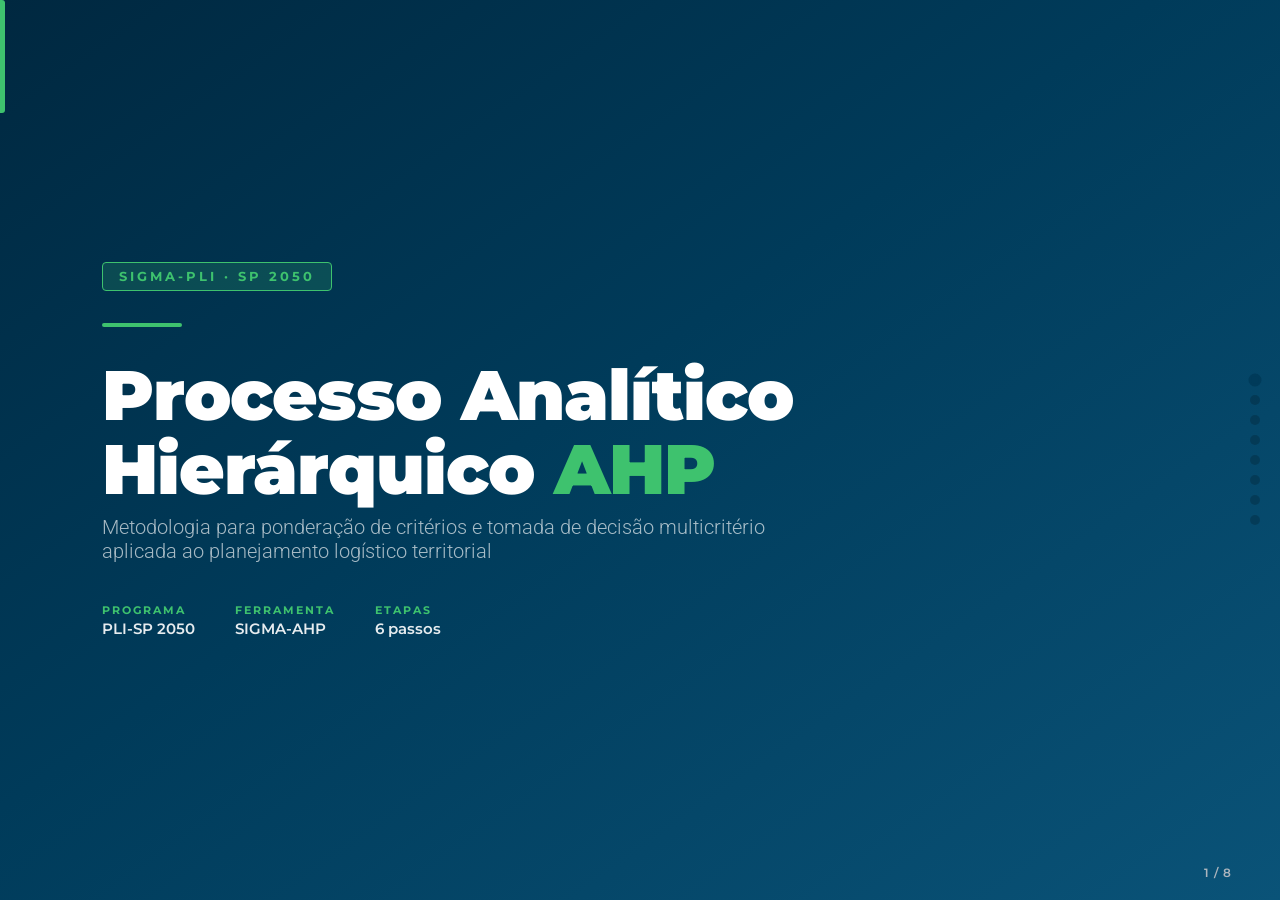
<file: _ahp_slides_new.html>
<!DOCTYPE html>
<html lang="pt-br">
<head>
  <meta charset="UTF-8" />
  <meta name="viewport" content="width=device-width, initial-scale=1.0" />
  <title>AHP — Metodologia | SIGMA-PLI</title>
  <link rel="preconnect" href="https://fonts.googleapis.com" />
  <link rel="preconnect" href="https://fonts.gstatic.com" crossorigin />
  <link href="https://fonts.googleapis.com/css2?family=Montserrat:wght@400;600;700;800;900&family=Roboto:wght@300;400;500&display=swap" rel="stylesheet" />
  <style>
    /* ─── TOKENS ──────────────────────────────────────────────── */
    :root {
      --deep:   #003b5a;
      --navy:   #1c3d59;
      --blue:   #116593;
      --green:  #3ec26e;
      --gd:     #2aa358;
      --black:  #212529;
      --gray1:  #f5f7fa;
      --gray2:  #e9ecef;
      --gray3:  #dee2e6;
      --gray4:  #adb5bd;
      --white:  #ffffff;
      --font-h: 'Montserrat', sans-serif;
      --font-b: 'Roboto', sans-serif;
    }

    /* ─── RESET ───────────────────────────────────────────────── */
    *, *::before, *::after { box-sizing: border-box; margin: 0; padding: 0; }
    html { font-size: 16px; }
    body {
      font-family: var(--font-b);
      color: var(--black);
      background: #000;
      overflow: hidden;
    }

    /* ─── DECK ────────────────────────────────────────────────── */
    .deck {
      height: 100vh;
      overflow-y: scroll;
      scroll-snap-type: y mandatory;
      scroll-behavior: smooth;
    }
    .deck::-webkit-scrollbar { display: none; }

    /* ─── SLIDE BASE ──────────────────────────────────────────── */
    .slide {
      height: 100vh;
      width: 100vw;
      scroll-snap-align: start;
      display: flex;
      flex-direction: column;
      position: relative;
      overflow: hidden;
    }
    .slide--light {
      background: var(--white);
    }
    .slide--gray {
      background: var(--gray1);
    }

    /* ─── PROGRESS BAR ────────────────────────────────────────── */
    #progress-bar {
      position: fixed;
      left: 0; top: 0;
      width: 5px;
      height: 0%;
      background: var(--green);
      z-index: 100;
      transition: height 0.3s ease;
      border-radius: 0 3px 3px 0;
    }

    /* ─── NAV DOTS ────────────────────────────────────────────── */
    #nav-dots {
      position: fixed;
      right: 20px;
      top: 50%;
      transform: translateY(-50%);
      display: flex;
      flex-direction: column;
      gap: 10px;
      z-index: 100;
    }
    .dot {
      width: 10px; height: 10px;
      border-radius: 50%;
      background: rgba(0,0,0,0.18);
      cursor: pointer;
      border: 2px solid transparent;
      transition: all 0.25s;
    }
    .dot.active {
      background: var(--deep);
      border-color: var(--deep);
      transform: scale(1.3);
    }

    /* ─── SLIDE COUNTER ───────────────────────────────────────── */
    #slide-counter {
      position: fixed;
      bottom: 20px; right: 48px;
      font-family: var(--font-h);
      font-size: 0.78rem;
      font-weight: 600;
      color: var(--gray4);
      letter-spacing: 1px;
      z-index: 100;
    }

    /* ═══════════════════════════════════════════════════════════ */
    /*  SLIDE 01 — CAPA                                           */
    /* ═══════════════════════════════════════════════════════════ */
    #s01 {
      background: linear-gradient(145deg, #002840 0%, #003b5a 45%, #0a5378 100%);
      justify-content: center;
      align-items: flex-start;
      padding: 0 8vw;
    }
    #s01 .capa-tag {
      display: inline-block;
      background: rgba(62,194,110,0.18);
      border: 1.5px solid var(--green);
      color: var(--green);
      font-family: var(--font-h);
      font-size: 0.8rem;
      font-weight: 700;
      letter-spacing: 3px;
      text-transform: uppercase;
      padding: 6px 16px;
      border-radius: 4px;
      margin-bottom: 2rem;
    }
    #s01 .capa-title {
      font-family: var(--font-h);
      font-size: clamp(2.8rem, 5.5vw, 5rem);
      font-weight: 900;
      color: var(--white);
      line-height: 1.05;
      letter-spacing: -1px;
      margin-bottom: 0.5rem;
    }
    #s01 .capa-title span {
      color: var(--green);
    }
    #s01 .capa-sub {
      font-family: var(--font-b);
      font-size: clamp(1rem, 1.6vw, 1.4rem);
      font-weight: 300;
      color: rgba(255,255,255,0.65);
      margin-bottom: 2.5rem;
      max-width: 700px;
    }
    #s01 .capa-meta {
      display: flex;
      gap: 2.5rem;
      align-items: center;
    }
    #s01 .capa-meta-item {
      display: flex;
      flex-direction: column;
      gap: 2px;
    }
    #s01 .capa-meta-item .label {
      font-family: var(--font-h);
      font-size: 0.68rem;
      font-weight: 700;
      letter-spacing: 2px;
      text-transform: uppercase;
      color: var(--green);
    }
    #s01 .capa-meta-item .value {
      font-family: var(--font-h);
      font-size: 0.95rem;
      font-weight: 600;
      color: rgba(255,255,255,0.9);
    }
    #s01 .capa-divider {
      width: 80px; height: 4px;
      background: var(--green);
      border-radius: 2px;
      margin-bottom: 2rem;
    }

    /* ═══════════════════════════════════════════════════════════ */
    /*  SLIDE HEADER (comum a slides 02–08)                       */
    /* ═══════════════════════════════════════════════════════════ */
    .slide-header {
      display: flex;
      align-items: center;
      gap: 1.5rem;
      padding: 2.2rem 6vw 1.6rem;
      border-bottom: 3px solid var(--gray2);
      background: var(--white);
      flex-shrink: 0;
    }
    .slide-header--accent {
      border-bottom-color: var(--green);
    }
    .step-badge {
      font-family: var(--font-h);
      font-size: clamp(2.2rem, 4vw, 3.6rem);
      font-weight: 900;
      color: var(--gray2);
      line-height: 1;
      min-width: 80px;
      text-align: right;
      letter-spacing: -2px;
    }
    .step-badge.colored {
      color: var(--green);
    }
    .header-text {}
    .header-text .step-label {
      font-family: var(--font-h);
      font-size: 0.72rem;
      font-weight: 700;
      letter-spacing: 3px;
      text-transform: uppercase;
      color: var(--blue);
      margin-bottom: 3px;
    }
    .header-text h2 {
      font-family: var(--font-h);
      font-size: clamp(1.5rem, 2.8vw, 2.4rem);
      font-weight: 800;
      color: var(--deep);
      line-height: 1.15;
    }
    .header-text h2 em {
      font-style: normal;
      color: var(--blue);
    }

    /* ─── SLIDE BODY ──────────────────────────────────────────── */
    .slide-body {
      flex: 1;
      padding: 2rem 6vw 1.5rem;
      overflow: hidden;
      display: flex;
      flex-direction: column;
    }

    /* ═══════════════════════════════════════════════════════════ */
    /*  SLIDE 02 — INTRODUÇÃO AHP                                 */
    /* ═══════════════════════════════════════════════════════════ */
    #s02 .intro-grid {
      display: grid;
      grid-template-columns: 1fr 1fr;
      gap: 2.5rem;
      flex: 1;
      align-items: start;
    }
    #s02 .intro-col-left {}
    #s02 .intro-col-left p {
      font-size: clamp(1rem, 1.35vw, 1.2rem);
      line-height: 1.7;
      color: var(--black);
      margin-bottom: 1.2rem;
    }
    #s02 .origin-box {
      background: var(--gray1);
      border-left: 4px solid var(--blue);
      border-radius: 0 8px 8px 0;
      padding: 1rem 1.2rem;
      margin-top: 0.5rem;
    }
    #s02 .origin-box strong {
      font-family: var(--font-h);
      font-size: 0.8rem;
      font-weight: 700;
      letter-spacing: 1.5px;
      text-transform: uppercase;
      color: var(--blue);
      display: block;
      margin-bottom: 0.4rem;
    }
    #s02 .origin-box p {
      font-size: 0.95rem !important;
      margin: 0 !important;
      color: var(--navy);
    }
    #s02 .intro-col-right {}
    #s02 .saaty-title {
      font-family: var(--font-h);
      font-size: 1rem;
      font-weight: 700;
      letter-spacing: 1px;
      text-transform: uppercase;
      color: var(--deep);
      margin-bottom: 1rem;
    }
    #s02 .saaty-table {
      width: 100%;
      border-collapse: collapse;
      font-size: clamp(0.82rem, 1.1vw, 0.95rem);
    }
    #s02 .saaty-table thead tr {
      background: var(--deep);
      color: var(--white);
    }
    #s02 .saaty-table thead th {
      font-family: var(--font-h);
      font-weight: 700;
      padding: 8px 12px;
      text-align: left;
      letter-spacing: 0.5px;
    }
    #s02 .saaty-table tbody tr:nth-child(even) {
      background: var(--gray1);
    }
    #s02 .saaty-table tbody td {
      padding: 7px 12px;
      border-bottom: 1px solid var(--gray3);
      color: var(--black);
      line-height: 1.4;
    }
    #s02 .saaty-table tbody td:first-child {
      font-family: var(--font-h);
      font-weight: 700;
      font-size: 1rem;
      color: var(--deep);
      text-align: center;
      width: 50px;
    }
    #s02 .rc-note {
      display: flex;
      align-items: center;
      gap: 0.7rem;
      background: #edf9f1;
      border: 1.5px solid var(--gd);
      border-radius: 8px;
      padding: 0.75rem 1rem;
      margin-top: 0.8rem;
    }
    #s02 .rc-note .rc-icon {
      font-size: 1.3rem;
    }
    #s02 .rc-note p {
      font-size: 0.88rem;
      color: var(--navy);
      line-height: 1.45;
      margin: 0;
    }

    /* ═══════════════════════════════════════════════════════════ */
    /*  SLIDE 03 — PASSO 1: DELIMITAR                            */
    /* ═══════════════════════════════════════════════════════════ */
    #s03 .p1-grid {
      display: grid;
      grid-template-columns: 1fr 1fr;
      gap: 2.5rem;
      flex: 1;
      align-items: start;
    }
    .checklist {
      list-style: none;
      display: flex;
      flex-direction: column;
      gap: 1rem;
    }
    .checklist li {
      display: flex;
      align-items: flex-start;
      gap: 1rem;
      background: var(--gray1);
      border-radius: 10px;
      padding: 1rem 1.2rem;
      border: 1.5px solid var(--gray3);
    }
    .checklist li .check-num {
      width: 36px; height: 36px;
      border-radius: 50%;
      background: var(--deep);
      color: var(--white);
      font-family: var(--font-h);
      font-weight: 800;
      font-size: 0.9rem;
      display: flex;
      align-items: center;
      justify-content: center;
      flex-shrink: 0;
    }
    .checklist li .check-content strong {
      font-family: var(--font-h);
      font-size: 1rem;
      font-weight: 700;
      color: var(--deep);
      display: block;
      margin-bottom: 3px;
    }
    .checklist li .check-content span {
      font-size: 0.9rem;
      color: var(--black);
      line-height: 1.45;
    }
    .example-box {
      background: #edf5fb;
      border: 1.5px solid var(--blue);
      border-radius: 10px;
      padding: 1.4rem;
    }
    .example-box .ex-label {
      font-family: var(--font-h);
      font-size: 0.7rem;
      font-weight: 700;
      letter-spacing: 2.5px;
      text-transform: uppercase;
      color: var(--blue);
      margin-bottom: 0.7rem;
    }
    .example-box p {
      font-size: clamp(0.92rem, 1.2vw, 1.05rem);
      line-height: 1.65;
      color: var(--navy);
    }
    .example-box .ex-footer {
      display: flex;
      gap: 0.6rem;
      flex-wrap: wrap;
      margin-top: 1rem;
    }
    .tag {
      display: inline-block;
      background: var(--deep);
      color: var(--white);
      font-family: var(--font-h);
      font-size: 0.72rem;
      font-weight: 600;
      letter-spacing: 0.5px;
      padding: 4px 10px;
      border-radius: 20px;
    }
    .tag.green {
      background: var(--gd);
    }

    /* ═══════════════════════════════════════════════════════════ */
    /*  SLIDE 04 — PASSO 2: PERGUNTAS                            */
    /* ═══════════════════════════════════════════════════════════ */
    #s04 .p2-grid {
      display: grid;
      grid-template-columns: repeat(3, 1fr);
      gap: 1.8rem;
      flex: 1;
      align-items: start;
    }
    .question-col {
      background: var(--gray1);
      border-radius: 12px;
      padding: 1.4rem;
      border-top: 4px solid var(--gray4);
      height: 100%;
    }
    .question-col.col-a { border-top-color: var(--deep); }
    .question-col.col-b { border-top-color: var(--blue); }
    .question-col.col-c { border-top-color: var(--gd); }
    .question-col .q-letter {
      font-family: var(--font-h);
      font-size: 2.5rem;
      font-weight: 900;
      line-height: 1;
      margin-bottom: 0.4rem;
    }
    .col-a .q-letter { color: var(--deep); }
    .col-b .q-letter { color: var(--blue); }
    .col-c .q-letter { color: var(--gd); }
    .question-col .q-title {
      font-family: var(--font-h);
      font-size: 0.85rem;
      font-weight: 700;
      text-transform: uppercase;
      letter-spacing: 1px;
      color: var(--black);
      margin-bottom: 1rem;
      padding-bottom: 0.6rem;
      border-bottom: 1px solid var(--gray3);
    }
    .question-col ul {
      list-style: none;
      display: flex;
      flex-direction: column;
      gap: 0.8rem;
    }
    .question-col ul li {
      font-size: clamp(0.88rem, 1.1vw, 1rem);
      color: var(--black);
      line-height: 1.5;
      padding-left: 1rem;
      position: relative;
    }
    .question-col ul li::before {
      content: '›';
      position: absolute;
      left: 0;
      font-weight: 700;
      color: var(--blue);
    }

    /* ═══════════════════════════════════════════════════════════ */
    /*  SLIDE 05 — PASSO 3: CRITÉRIOS                            */
    /* ═══════════════════════════════════════════════════════════ */
    #s05 .p3-grid {
      display: grid;
      grid-template-columns: 1fr 1.5fr;
      gap: 2.5rem;
      flex: 1;
      align-items: start;
    }
    #s05 .criterio-def p {
      font-size: clamp(0.95rem, 1.3vw, 1.1rem);
      line-height: 1.65;
      color: var(--black);
      margin-bottom: 1rem;
    }
    #s05 .criterio-def .source-box {
      background: var(--gray1);
      border-left: 3px solid var(--blue);
      border-radius: 0 6px 6px 0;
      padding: 0.8rem 1rem;
    }
    #s05 .criterio-def .source-box small {
      font-size: 0.82rem;
      color: var(--navy);
      line-height: 1.5;
    }
    .dim-grid {
      display: grid;
      grid-template-columns: repeat(3, 1fr);
      gap: 0.9rem;
    }
    .dim-card {
      background: var(--white);
      border: 1.5px solid var(--gray3);
      border-radius: 10px;
      padding: 1rem 1rem 0.9rem;
      border-top: 3px solid var(--blue);
    }
    .dim-card .dim-icon {
      font-size: 1.4rem;
      margin-bottom: 0.4rem;
    }
    .dim-card .dim-name {
      font-family: var(--font-h);
      font-size: 0.82rem;
      font-weight: 700;
      text-transform: uppercase;
      letter-spacing: 0.5px;
      color: var(--deep);
      margin-bottom: 0.3rem;
    }
    .dim-card .dim-desc {
      font-size: 0.8rem;
      color: var(--black);
      line-height: 1.4;
    }

    /* ═══════════════════════════════════════════════════════════ */
    /*  SLIDE 06 — PASSO 4: VARIÁVEIS                            */
    /* ═══════════════════════════════════════════════════════════ */
    #s06 .p4-grid {
      display: grid;
      grid-template-columns: 1fr 1fr;
      gap: 2rem;
      flex: 1;
      align-items: start;
    }
    .var-types {
      display: flex;
      flex-direction: column;
      gap: 0.9rem;
    }
    .var-card {
      display: flex;
      align-items: center;
      gap: 1rem;
      background: var(--gray1);
      border-radius: 8px;
      padding: 0.9rem 1.1rem;
      border: 1px solid var(--gray3);
    }
    .var-card .var-icon {
      font-size: 1.5rem;
      min-width: 36px;
      text-align: center;
    }
    .var-card .var-text strong {
      font-family: var(--font-h);
      font-size: 0.92rem;
      font-weight: 700;
      color: var(--deep);
      display: block;
    }
    .var-card .var-text span {
      font-size: 0.85rem;
      color: var(--black);
    }
    .norm-box {
      background: var(--deep);
      border-radius: 12px;
      padding: 1.4rem;
      color: var(--white);
    }
    .norm-box .norm-title {
      font-family: var(--font-h);
      font-size: 0.75rem;
      font-weight: 700;
      letter-spacing: 2px;
      text-transform: uppercase;
      color: rgba(255,255,255,0.6);
      margin-bottom: 1rem;
    }
    .norm-item {
      margin-bottom: 0.9rem;
      padding-bottom: 0.9rem;
      border-bottom: 1px solid rgba(255,255,255,0.12);
    }
    .norm-item:last-child { border-bottom: none; margin-bottom: 0; padding-bottom: 0; }
    .norm-item .norm-name {
      font-family: var(--font-h);
      font-size: 0.8rem;
      font-weight: 700;
      color: var(--green);
      margin-bottom: 4px;
    }
    .norm-item .norm-formula {
      font-family: 'Courier New', monospace;
      font-size: clamp(0.78rem, 1vw, 0.92rem);
      color: rgba(255,255,255,0.9);
      line-height: 1.6;
    }

    /* ═══════════════════════════════════════════════════════════ */
    /*  SLIDE 07 — PASSO 5: MATRIZ DE PREMISSAS                  */
    /* ═══════════════════════════════════════════════════════════ */
    #s07 .p5-intro {
      font-size: clamp(0.95rem, 1.2vw, 1.05rem);
      color: var(--black);
      margin-bottom: 1.2rem;
      line-height: 1.6;
    }
    #s07 .matrix-table {
      width: 100%;
      border-collapse: collapse;
      font-size: clamp(0.82rem, 1.1vw, 0.95rem);
    }
    #s07 .matrix-table thead tr {
      background: var(--deep);
    }
    #s07 .matrix-table thead th {
      font-family: var(--font-h);
      font-weight: 700;
      font-size: 0.78rem;
      letter-spacing: 0.8px;
      text-transform: uppercase;
      color: var(--white);
      padding: 11px 14px;
      text-align: left;
      border-right: 1px solid rgba(255,255,255,0.15);
    }
    #s07 .matrix-table thead th:last-child { border-right: none; }
    #s07 .matrix-table tbody tr:nth-child(even) { background: var(--gray1); }
    #s07 .matrix-table tbody tr:hover { background: #e8f4fd; }
    #s07 .matrix-table tbody td {
      padding: 10px 14px;
      border-bottom: 1px solid var(--gray3);
      color: var(--black);
      line-height: 1.45;
    }
    #s07 .matrix-table tbody td:first-child {
      font-family: var(--font-h);
      font-weight: 700;
      color: var(--deep);
    }
    .rel-pos {
      display: inline-block;
      background: #d8f5e5;
      color: #1a7a42;
      font-weight: 700;
      font-size: 0.78rem;
      padding: 2px 8px;
      border-radius: 10px;
    }
    .rel-neg {
      display: inline-block;
      background: #fde8e8;
      color: #a01c1c;
      font-weight: 700;
      font-size: 0.78rem;
      padding: 2px 8px;
      border-radius: 10px;
    }

    /* ═══════════════════════════════════════════════════════════ */
    /*  SLIDE 08 — PASSO 6: FERRAMENTA SIGMA-AHP                 */
    /* ═══════════════════════════════════════════════════════════ */
    #s08 .p6-grid {
      display: grid;
      grid-template-columns: 1.6fr 1fr;
      gap: 2.5rem;
      flex: 1;
      align-items: start;
    }
    .flow-steps {
      display: flex;
      flex-direction: column;
      gap: 0;
    }
    .flow-step {
      display: flex;
      align-items: flex-start;
      gap: 1rem;
    }
    .flow-step-connector {
      display: flex;
      flex-direction: column;
      align-items: center;
      flex-shrink: 0;
      width: 36px;
    }
    .flow-step-circle {
      width: 36px; height: 36px;
      border-radius: 50%;
      background: var(--deep);
      color: var(--white);
      font-family: var(--font-h);
      font-weight: 700;
      font-size: 0.85rem;
      display: flex;
      align-items: center;
      justify-content: center;
      flex-shrink: 0;
      z-index: 1;
    }
    .flow-step-line {
      width: 2px;
      flex: 1;
      min-height: 12px;
      background: var(--gray3);
      margin: 0 auto;
    }
    .flow-step-text {
      padding-bottom: 1rem;
    }
    .flow-step-text strong {
      font-family: var(--font-h);
      font-size: 0.95rem;
      font-weight: 700;
      color: var(--deep);
      display: block;
      margin-bottom: 2px;
    }
    .flow-step-text span {
      font-size: 0.87rem;
      color: var(--black);
      line-height: 1.4;
    }
    #s08 .right-panel {
      display: flex;
      flex-direction: column;
      gap: 1.2rem;
    }
    .formula-card {
      background: var(--deep);
      border-radius: 12px;
      padding: 1.3rem;
      color: var(--white);
    }
    .formula-card .fc-title {
      font-family: var(--font-h);
      font-size: 0.7rem;
      font-weight: 700;
      letter-spacing: 2px;
      text-transform: uppercase;
      color: rgba(255,255,255,0.55);
      margin-bottom: 0.8rem;
    }
    .formula-steps {
      display: flex;
      align-items: center;
      gap: 0.6rem;
      flex-wrap: wrap;
    }
    .formula-step {
      background: rgba(255,255,255,0.1);
      border: 1px solid rgba(255,255,255,0.2);
      border-radius: 6px;
      padding: 6px 10px;
      font-family: 'Courier New', monospace;
      font-size: 0.82rem;
      color: rgba(255,255,255,0.9);
      white-space: nowrap;
    }
    .formula-arrow {
      color: var(--green);
      font-size: 1rem;
      font-weight: 700;
    }
    .formula-result {
      display: block;
      background: var(--green);
      color: #003b5a;
      font-family: var(--font-h);
      font-weight: 800;
      font-size: 0.88rem;
      padding: 7px 12px;
      border-radius: 6px;
      margin-top: 0.6rem;
      text-align: center;
    }
    .cta-box {
      background: var(--gray1);
      border: 2px solid var(--green);
      border-radius: 12px;
      padding: 1.3rem;
      text-align: center;
    }
    .cta-box .cta-pre {
      font-family: var(--font-h);
      font-size: 0.72rem;
      font-weight: 700;
      letter-spacing: 2px;
      text-transform: uppercase;
      color: var(--blue);
      margin-bottom: 0.5rem;
    }
    .cta-box .cta-desc {
      font-size: 0.88rem;
      color: var(--black);
      margin-bottom: 1rem;
      line-height: 1.5;
    }
    .btn-cta {
      display: inline-flex;
      align-items: center;
      gap: 0.5rem;
      background: var(--deep);
      color: var(--white);
      font-family: var(--font-h);
      font-size: 0.88rem;
      font-weight: 700;
      letter-spacing: 0.5px;
      padding: 10px 22px;
      border-radius: 6px;
      text-decoration: none;
      transition: background 0.2s;
    }
    .btn-cta,
    .btn-cta:visited,
    .btn-cta:hover,
    .btn-cta:focus,
    .btn-cta:active {
      color: var(--white) !important;
    }
    .btn-cta:hover { background: var(--blue); }

    /* ─── RESPONSIVE ──────────────────────────────────────────── */
    @media (max-width: 960px) {
      #s02 .intro-grid,
      #s03 .p1-grid,
      #s04 .p2-grid,
      #s05 .p3-grid,
      #s06 .p4-grid,
      #s08 .p6-grid { grid-template-columns: 1fr; }
      .dim-grid { grid-template-columns: repeat(2, 1fr); }
    }
  </style>
</head>
<body>
  <div id="progress-bar"></div>

  <nav id="nav-dots">
    <div class="dot" data-slide="0" title="Capa"></div>
    <div class="dot" data-slide="1" title="Introdução AHP"></div>
    <div class="dot" data-slide="2" title="Passo 1"></div>
    <div class="dot" data-slide="3" title="Passo 2"></div>
    <div class="dot" data-slide="4" title="Passo 3"></div>
    <div class="dot" data-slide="5" title="Passo 4"></div>
    <div class="dot" data-slide="6" title="Passo 5"></div>
    <div class="dot" data-slide="7" title="Passo 6"></div>
  </nav>

  <div id="slide-counter">1 / 8</div>

  <main class="deck" id="deck">

    <!-- ═══ SLIDE 01 — CAPA ════════════════════════════════════ -->
    <section class="slide" id="s01">
      <div class="capa-tag">SIGMA-PLI · SP 2050</div>
      <div class="capa-divider"></div>
      <h1 class="capa-title">Processo Analítico<br>Hierárquico <span>AHP</span></h1>
      <p class="capa-sub">Metodologia para ponderação de critérios e tomada de decisão multicritério aplicada ao planejamento logístico territorial</p>
      <div class="capa-meta">
        <div class="capa-meta-item">
          <span class="label">Programa</span>
          <span class="value">PLI-SP 2050</span>
        </div>
        <div class="capa-meta-item">
          <span class="label">Ferramenta</span>
          <span class="value">SIGMA-AHP</span>
        </div>
        <div class="capa-meta-item">
          <span class="label">Etapas</span>
          <span class="value">6 passos</span>
        </div>
      </div>
    </section>

    <!-- ═══ SLIDE 02 — INTRODUÇÃO AHP ═════════════════════════  -->
    <section class="slide slide--light" id="s02">
      <header class="slide-header slide-header--accent">
        <div class="step-badge">AHP</div>
        <div class="header-text">
          <div class="step-label">Introdução à metodologia</div>
          <h2>O que é o <em>Processo Analítico Hierárquico</em>?</h2>
        </div>
      </header>
      <div class="slide-body">
        <div class="intro-grid">
          <div class="intro-col-left">
            <p>O <strong>AHP (Analytic Hierarchy Process)</strong> é uma metodologia de tomada de decisão desenvolvida por Thomas Saaty nos anos 1970. Divide um problema complexo em uma hierarquia de critérios e subcritérios comparáveis entre si.</p>
            <p>Cada critério é avaliado par a par em relação aos demais, produzindo uma matriz de comparação que, após normalização, gera os <strong>pesos</strong> de importância relativa de cada dimensão do problema.</p>
            <div class="origin-box">
              <strong>Referência original</strong>
              <p>SAATY, T. L. <em>The Analytic Hierarchy Process.</em> McGraw-Hill, 1980. Posteriormente aprimorado em SAATY, 1994, com as fundamentações sobre consistência.</p>
            </div>
            <div class="rc-note" style="margin-top:1rem">
              <span class="rc-icon">✓</span>
              <p>A <strong>Razão de Consistência (RC &lt; 0,10)</strong> valida se os julgamentos são logicamente coerentes. Valores acima de 0,10 indicam necessidade de revisão dos pesos.</p>
            </div>
          </div>
          <div class="intro-col-right">
            <div class="saaty-title">Escala Fundamental de Saaty</div>
            <table class="saaty-table">
              <thead>
                <tr>
                  <th>Valor</th>
                  <th>Julgamento</th>
                  <th>Definição</th>
                </tr>
              </thead>
              <tbody>
                <tr><td>1</td><td>Igual importância</td><td>Os dois critérios contribuem igualmente</td></tr>
                <tr><td>3</td><td>Moderadamente mais importante</td><td>Critério A é levemente favorecido</td></tr>
                <tr><td>5</td><td>Fortemente mais importante</td><td>Critério A é fortemente favorecido</td></tr>
                <tr><td>7</td><td>Muito fortemente mais importante</td><td>Critério A é dominante; B é quase ignorado</td></tr>
                <tr><td>9</td><td>Extremamente mais importante</td><td>A maior ordem de magnitude possível</td></tr>
                <tr><td>2,4,6,8</td><td>Valores intermediários</td><td>Compromisso entre julgamentos adjacentes</td></tr>
              </tbody>
            </table>
          </div>
        </div>
      </div>
    </section>

    <!-- ═══ SLIDE 03 — PASSO 1: DELIMITAR ═════════════════════ -->
    <section class="slide slide--gray" id="s03">
      <header class="slide-header">
        <div class="step-badge colored">01</div>
        <div class="header-text">
          <div class="step-label">Passo 1 de 6</div>
          <h2>Delimitar o <em>problema</em></h2>
        </div>
      </header>
      <div class="slide-body">
        <div class="p1-grid">
          <div>
            <ul class="checklist">
              <li>
                <div class="check-num">A</div>
                <div class="check-content">
                  <strong>Objeto de estudo</strong>
                  <span>Defina exatamente o fenômeno ou território que está sendo avaliado (ex.: favorabilidade logística por município).</span>
                </div>
              </li>
              <li>
                <div class="check-num">B</div>
                <div class="check-content">
                  <strong>Recorte territorial</strong>
                  <span>Escolha a unidade espacial de análise: município, região de influência, bacia hidrográfica ou polígono personalizado.</span>
                </div>
              </li>
              <li>
                <div class="check-num">C</div>
                <div class="check-content">
                  <strong>Recorte temporal</strong>
                  <span>Indique o ano-base das variáveis e o horizonte de planejamento do resultado (ex.: dados 2023, horizonte 2035).</span>
                </div>
              </li>
              <li>
                <div class="check-num">D</div>
                <div class="check-content">
                  <strong>Contexto institucional</strong>
                  <span>Identifique os atores, programas e políticas públicas que contextualizam a decisão a ser tomada.</span>
                </div>
              </li>
            </ul>
          </div>
          <div>
            <div class="example-box">
              <div class="ex-label">Exemplo aplicado · PLI-SP 2050</div>
              <p>
                "Identificar a <strong>favorabilidade territorial</strong> dos municípios paulistas para receber <strong>investimentos em infraestrutura logística</strong>, considerando o horizonte de 2050, com base em dados de 2023 do DER-SP, IBGE e SEADE — no contexto do Plano de Logística Integrada do Estado de São Paulo."
              </p>
              <div class="ex-footer">
                <span class="tag">Estado de SP</span>
                <span class="tag">645 municípios</span>
                <span class="tag">Horizonte 2050</span>
                <span class="tag green">PLI-SP</span>
              </div>
            </div>
          </div>
        </div>
      </div>
    </section>

    <!-- ═══ SLIDE 04 — PASSO 2: PERGUNTAS ═════════════════════ -->
    <section class="slide slide--light" id="s04">
      <header class="slide-header">
        <div class="step-badge colored">02</div>
        <div class="header-text">
          <div class="step-label">Passo 2 de 6</div>
          <h2>Formular as <em>perguntas-guia</em></h2>
        </div>
      </header>
      <div class="slide-body">
        <div class="p2-grid">
          <div class="question-col col-a">
            <div class="q-letter">A</div>
            <div class="q-title">Perguntas-guia gerais</div>
            <ul>
              <li>Qual dimensão territorial mais influencia a decisão logística?</li>
              <li>Quão diferentes são os municípios nos aspectos viários e de carga?</li>
              <li>O que define um território "logisticamente favorável" no contexto do PLI?</li>
            </ul>
          </div>
          <div class="question-col col-b">
            <div class="q-letter">B</div>
            <div class="q-title">Perguntas operacionais</div>
            <ul>
              <li>Quais variáveis medem diretamente a capacidade logística municipal?</li>
              <li>Como quantificar dimensões qualitativas como governança?</li>
              <li>Há dados suficientemente atualizados para todas as variáveis escolhidas?</li>
            </ul>
          </div>
          <div class="question-col col-c">
            <div class="q-letter">C</div>
            <div class="q-title">Relevância e escopo</div>
            <ul>
              <li>Quais dimensões são prioritárias para o tomador de decisão?</li>
              <li>Existem restrições legais ou ambientais que devem ser ponderadas negativamente?</li>
              <li>O resultado precisa ser replicável e auditável por terceiros?</li>
            </ul>
          </div>
        </div>
      </div>
    </section>

    <!-- ═══ SLIDE 05 — PASSO 3: CRITÉRIOS ═════════════════════ -->
    <section class="slide slide--gray" id="s05">
      <header class="slide-header">
        <div class="step-badge colored">03</div>
        <div class="header-text">
          <div class="step-label">Passo 3 de 6</div>
          <h2>Identificar os <em>critérios</em></h2>
        </div>
      </header>
      <div class="slide-body">
        <div class="p3-grid">
          <div class="criterio-def">
            <p>Um <strong>critério</strong> é uma dimensão temática que organiza variáveis correlatas sob um mesmo eixo analítico. Deve ser <em>mensurável, distinto dos demais e relevante para o objetivo</em>.</p>
            <p>No contexto do PLI-SP 2050, seis grandes dimensões foram identificadas a partir da revisão da literatura especializada e da análise de planos logísticos estaduais vigentes.</p>
            <div class="source-box">
              <small><strong>Fontes de referência:</strong> DAGANZO (2005), BALLOU (2006), MEERSMAN et al. (2013), TCU (2020), SAATY (1994) — consolidadas na base bibliográfica do SIGMA-PLI.</small>
            </div>
          </div>
          <div>
            <div class="dim-grid">
              <div class="dim-card">
                <div class="dim-icon">🛣️</div>
                <div class="dim-name">Infraestrutura Viária</div>
                <div class="dim-desc">Densidade e qualidade da rede de transporte rodoviário e multimodal</div>
              </div>
              <div class="dim-card">
                <div class="dim-icon">📦</div>
                <div class="dim-name">Potencial de Cargas</div>
                <div class="dim-desc">Capacidade produtiva e econômica geradora de fluxos logísticos</div>
              </div>
              <div class="dim-card">
                <div class="dim-icon">🏘️</div>
                <div class="dim-name">Territorial</div>
                <div class="dim-desc">Configuração espacial, centralidade e acesso às redes de distribuição</div>
              </div>
              <div class="dim-card">
                <div class="dim-icon">🏛️</div>
                <div class="dim-name">Governança</div>
                <div class="dim-desc">Capacidade institucional e nível de maturidade administrativa municipal</div>
              </div>
              <div class="dim-card">
                <div class="dim-icon">🌿</div>
                <div class="dim-name">Ambiental</div>
                <div class="dim-desc">Restrições e condicionantes legais ao uso e ocupação do território</div>
              </div>
              <div class="dim-card">
                <div class="dim-icon">🔗</div>
                <div class="dim-name">Conectividade</div>
                <div class="dim-desc">Acesso a nós logísticos como portos, ferrovias e terminais intermodais</div>
              </div>
            </div>
          </div>
        </div>
      </div>
    </section>

    <!-- ═══ SLIDE 06 — PASSO 4: VARIÁVEIS ═════════════════════ -->
    <section class="slide slide--light" id="s06">
      <header class="slide-header">
        <div class="step-badge colored">04</div>
        <div class="header-text">
          <div class="step-label">Passo 4 de 6</div>
          <h2>Transformar critérios em <em>variáveis</em></h2>
        </div>
      </header>
      <div class="slide-body">
        <div class="p4-grid">
          <div class="var-types">
            <div class="var-card">
              <div class="var-icon">📏</div>
              <div class="var-text">
                <strong>Quantitativas contínuas</strong>
                <span>Mensurações físicas e econômicas com escala contínua. Ex.: km de rodovias por km², PIB per capita (R$).</span>
              </div>
            </div>
            <div class="var-card">
              <div class="var-icon">🔢</div>
              <div class="var-text">
                <strong>Discretas</strong>
                <span>Contagens ou categorias numéricas fixas. Ex.: número de terminais de carga, quantidade de estabelecimentos.</span>
              </div>
            </div>
            <div class="var-card">
              <div class="var-icon">📊</div>
              <div class="var-text">
                <strong>Qualitativas ordinais</strong>
                <span>Variáveis categóricas com ordenação. Ex.: classificação de capacidade institucional (baixa / média / alta).</span>
              </div>
            </div>
            <div class="var-card">
              <div class="var-icon">🧩</div>
              <div class="var-text">
                <strong>Indicadores compostos</strong>
                <span>Índices que agregam múltiplas variáveis. Ex.: IFDM (Firjan), IDH-M, Índice de Infraestrutura Municipal.</span>
              </div>
            </div>
          </div>
          <div class="norm-box">
            <div class="norm-title">Normalização de variáveis</div>
            <div class="norm-item">
              <div class="norm-name">Min-Max (reescala 0–1)</div>
              <div class="norm-formula">X' = (X − Xmin) / (Xmax − Xmin)</div>
            </div>
            <div class="norm-item">
              <div class="norm-name">Z-score (padronização)</div>
              <div class="norm-formula">Z = (X − μ) / σ</div>
            </div>
            <div class="norm-item">
              <div class="norm-name">Quantil (ranking percentual)</div>
              <div class="norm-formula">Q = rank(X) / N</div>
            </div>
            <div class="norm-item">
              <div class="norm-name">Inversão para restrições negativas</div>
              <div class="norm-formula">X'neg = 1 − X'  (ou  Xmax − X)</div>
            </div>
          </div>
        </div>
      </div>
    </section>

    <!-- ═══ SLIDE 07 — PASSO 5: MATRIZ DE PREMISSAS ════════════ -->
    <section class="slide slide--gray" id="s07">
      <header class="slide-header">
        <div class="step-badge colored">05</div>
        <div class="header-text">
          <div class="step-label">Passo 5 de 6</div>
          <h2>Construir a <em>matriz de premissas</em></h2>
        </div>
      </header>
      <div class="slide-body">
        <p class="p5-intro">A matriz de premissas documenta cada variável de forma estruturada, explicitando a relação esperada com o fenômeno estudado e a fonte dos dados — garantindo rastreabilidade e transparência metodológica.</p>
        <table class="matrix-table">
          <thead>
            <tr>
              <th>Premissa</th>
              <th>Critério</th>
              <th>Variável / Indicador</th>
              <th>Relação</th>
              <th>Fonte</th>
            </tr>
          </thead>
          <tbody>
            <tr>
              <td>Municípios com maior densidade viária têm maior favorabilidade logística</td>
              <td>Infraestrutura viária</td>
              <td>km de rodovias / km² de área municipal</td>
              <td><span class="rel-pos">↑ Positiva</span></td>
              <td>DER/SP, 2023</td>
            </tr>
            <tr>
              <td>Maior potencial econômico industrial gera mais demanda por transporte de cargas</td>
              <td>Potencial de cargas</td>
              <td>PIB industrial per capita (R$)</td>
              <td><span class="rel-pos">↑ Positiva</span></td>
              <td>SEADE, 2023</td>
            </tr>
            <tr>
              <td>Áreas de preservação legal restringem a implantação de infraestrutura</td>
              <td>Ambiental</td>
              <td>% do território em APPs e Unidades de Conservação</td>
              <td><span class="rel-neg">↓ Negativa</span></td>
              <td>Lei 12.651/2012 · SMA</td>
            </tr>
            <tr>
              <td>Proximidade a nós multimodais amplia eficiência logística</td>
              <td>Conectividade</td>
              <td>Distância média ao terminal logístico mais próximo (km)</td>
              <td><span class="rel-neg">↓ Negativa</span></td>
              <td>ANTT, 2023</td>
            </tr>
            <tr>
              <td>Municípios com maior capacidade institucional implementam planos logísticos com mais eficácia</td>
              <td>Governança</td>
              <td>Índice IFDM — componente emprego e renda</td>
              <td><span class="rel-pos">↑ Positiva</span></td>
              <td>FIRJAN, 2023</td>
            </tr>
          </tbody>
        </table>
      </div>
    </section>

    <!-- ═══ SLIDE 08 — PASSO 6: FERRAMENTA SIGMA-AHP ══════════ -->
    <section class="slide slide--light" id="s08">
      <header class="slide-header slide-header--accent">
        <div class="step-badge colored">06</div>
        <div class="header-text">
          <div class="step-label">Passo 6 de 6</div>
          <h2>Aplicar a ferramenta <em>SIGMA-AHP</em></h2>
        </div>
      </header>
      <div class="slide-body">
        <div class="p6-grid">
          <div class="flow-steps">
            <div class="flow-step">
              <div class="flow-step-connector">
                <div class="flow-step-circle">1</div>
                <div class="flow-step-line"></div>
              </div>
              <div class="flow-step-text">
                <strong>Selecionar critérios e variáveis</strong>
                <span>Carregue os critérios e variáveis definidos na Matriz de Premissas (Passo 5).</span>
              </div>
            </div>
            <div class="flow-step">
              <div class="flow-step-connector">
                <div class="flow-step-circle">2</div>
                <div class="flow-step-line"></div>
              </div>
              <div class="flow-step-text">
                <strong>Escolher o método de ponderação</strong>
                <span>AHP clássico (matriz pareada) ou método direto (pesos livres) — recomendado: AHP para maior rigor analítico.</span>
              </div>
            </div>
            <div class="flow-step">
              <div class="flow-step-connector">
                <div class="flow-step-circle">3</div>
                <div class="flow-step-line"></div>
              </div>
              <div class="flow-step-text">
                <strong>Realizar comparações pareadas</strong>
                <span>Para cada par de critérios (i, j), atribua um valor da Escala de Saaty (1–9) indicando a importância relativa.</span>
              </div>
            </div>
            <div class="flow-step">
              <div class="flow-step-connector">
                <div class="flow-step-circle">4</div>
                <div class="flow-step-line"></div>
              </div>
              <div class="flow-step-text">
                <strong>Verificar a Razão de Consistência</strong>
                <span>Calcule RC automaticamente. Se RC ≥ 0,10, revise os julgamentos inconsistentes antes de prosseguir.</span>
              </div>
            </div>
            <div class="flow-step">
              <div class="flow-step-connector">
                <div class="flow-step-circle">5</div>
                <div class="flow-step-line"></div>
              </div>
              <div class="flow-step-text">
                <strong>Analisar e validar os pesos</strong>
                <span>Confira se os pesos gerados refletem a hierarquia de importância discutida com especialistas e stakeholders.</span>
              </div>
            </div>
            <div class="flow-step">
              <div class="flow-step-connector">
                <div class="flow-step-circle">6</div>
              </div>
              <div class="flow-step-text">
                <strong>Exportar resultados</strong>
                <span>Baixe a tabela de pesos em CSV/JSON para integrar ao módulo de cálculo do índice FAD no SIGMA-PLI.</span>
              </div>
            </div>
          </div>

          <div class="right-panel">
            <div class="formula-card">
              <div class="fc-title">Cálculo da Razão de Consistência</div>
              <div class="formula-steps">
                <div class="formula-step">λmax</div>
                <span class="formula-arrow">→</span>
                <div class="formula-step">IC = (λmax − n) / (n−1)</div>
                <span class="formula-arrow">→</span>
                <div class="formula-step">RC = IC / IR</div>
              </div>
              <span class="formula-result">RC &lt; 0,10 → matriz consistente ✓</span>
            </div>

            <div class="cta-box">
              <div class="cta-pre">Acesse agora</div>
              <p class="cta-desc">A ferramenta SIGMA-AHP está disponível online e integrada ao módulo FAD do SIGMA-PLI.</p>
              <a class="btn-cta" href="https://vpcapanema.github.io/FAD-AHP_tool/sigma-ahp.html" target="_blank" rel="noopener noreferrer">
                Abrir SIGMA-AHP →
              </a>
            </div>
          </div>
        </div>
      </div>
    </section>

  </main>

  <script>
    const deck = document.getElementById('deck');
    const dots = document.querySelectorAll('.dot');
    const counter = document.getElementById('slide-counter');
    const progressBar = document.getElementById('progress-bar');
    const slides = document.querySelectorAll('.slide');
    const total = slides.length;

    function updateUI(index) {
      dots.forEach((d, i) => d.classList.toggle('active', i === index));
      counter.textContent = `${index + 1} / ${total}`;
      progressBar.style.height = `${((index + 1) / total) * 100}%`;
    }

    // IntersectionObserver para detectar slide ativo
    const observer = new IntersectionObserver((entries) => {
      entries.forEach(entry => {
        if (entry.isIntersecting) {
          const index = Array.from(slides).indexOf(entry.target);
          updateUI(index);
        }
      });
    }, { root: deck, threshold: 0.55 });

    slides.forEach(s => observer.observe(s));

    // Clique nos dots
    dots.forEach((dot, i) => {
      dot.addEventListener('click', () => {
        slides[i].scrollIntoView({ behavior: 'smooth' });
      });
    });

    // Teclado
    document.addEventListener('keydown', (e) => {
      const active = Array.from(dots).findIndex(d => d.classList.contains('active'));
      if ((e.key === 'ArrowDown' || e.key === 'ArrowRight') && active < total - 1) {
        slides[active + 1].scrollIntoView({ behavior: 'smooth' });
      } else if ((e.key === 'ArrowUp' || e.key === 'ArrowLeft') && active > 0) {
        slides[active - 1].scrollIntoView({ behavior: 'smooth' });
      }
    });

    // Init
    updateUI(0);
  </script>
</body>
</html>
</file>
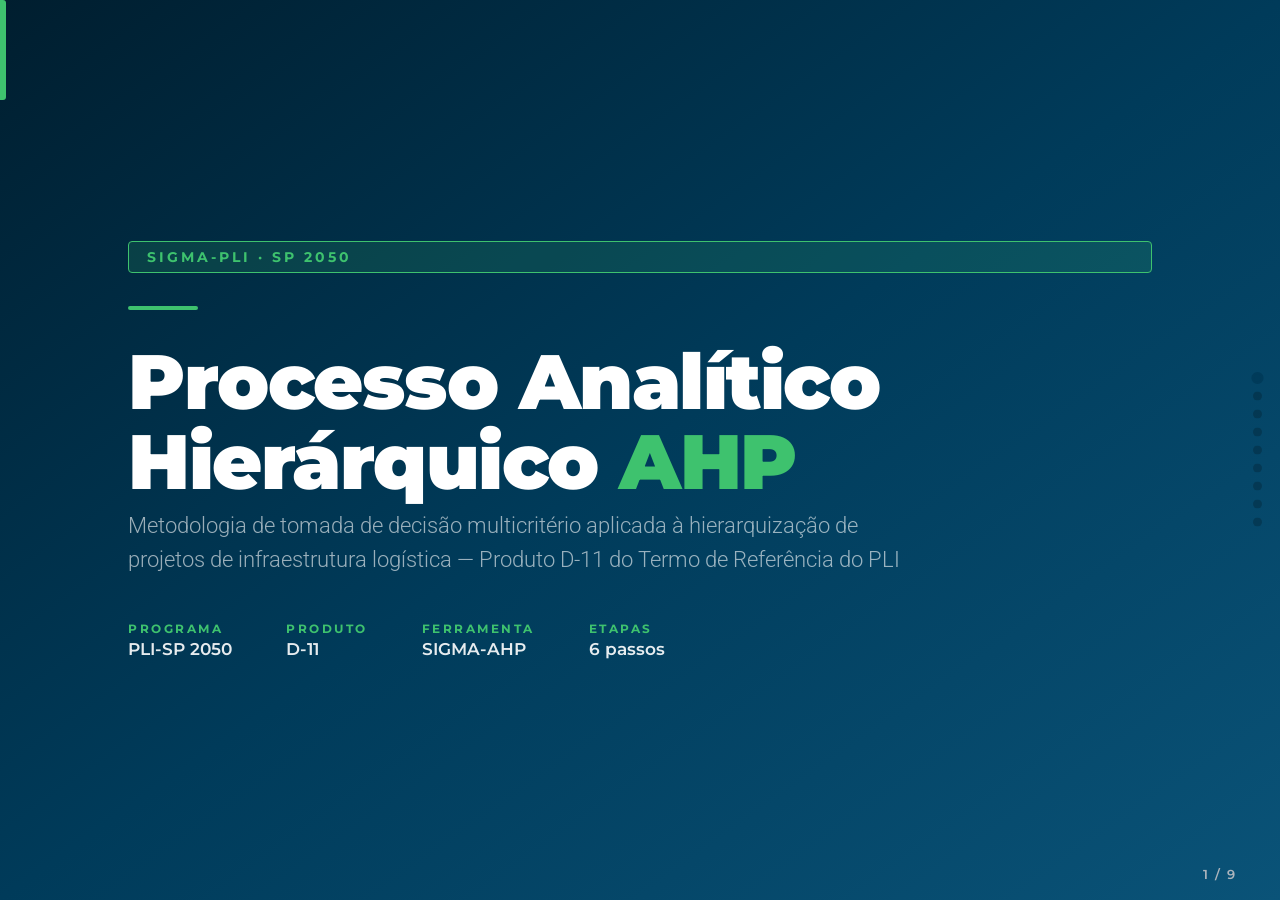
<file: _slides_v3.html>
<!DOCTYPE html>
<html lang="pt-br">
<head>
  <meta charset="UTF-8" />
  <meta name="viewport" content="width=device-width, initial-scale=1.0" />
  <title>AHP — Metodologia | SIGMA-PLI</title>
  <link rel="preconnect" href="https://fonts.googleapis.com" />
  <link rel="preconnect" href="https://fonts.gstatic.com" crossorigin />
  <link href="https://fonts.googleapis.com/css2?family=Montserrat:wght@400;600;700;800;900&family=Roboto:wght@300;400;500&display=swap" rel="stylesheet" />
  <style>
    /* ─── TOKENS ────────────────────────────────────────────── */
    :root {
      --deep:  #003b5a;
      --navy:  #1c3d59;
      --blue:  #116593;
      --green: #3ec26e;
      --gd:    #2aa358;
      --black: #212529;
      --gray1: #f5f7fa;
      --gray2: #e9ecef;
      --gray3: #dee2e6;
      --gray4: #adb5bd;
      --white: #ffffff;
      --fh:    'Montserrat', sans-serif;
      --fb:    'Roboto', sans-serif;
    }

    /* ─── RESET ─────────────────────────────────────────────── */
    *, *::before, *::after { box-sizing: border-box; margin: 0; padding: 0; }
    html { font-size: 18px; }
    body {
      font-family: var(--fb);
      color: var(--black);
      background: #000;
      overflow: hidden;
    }

    /* ─── DECK ──────────────────────────────────────────────── */
    .deck {
      height: 100vh;
      overflow-y: scroll;
      scroll-snap-type: y mandatory;
      scroll-behavior: smooth;
    }
    .deck::-webkit-scrollbar { display: none; }

    /* ─── SLIDE BASE ────────────────────────────────────────── */
    .slide {
      height: 100vh;
      width: 100vw;
      scroll-snap-align: start;
      display: flex;
      flex-direction: column;
      overflow: hidden;
    }
    .slide--white { background: var(--white); }
    .slide--gray  { background: var(--gray1); }

    /* ─── PROGRESS BAR ──────────────────────────────────────── */
    #pb {
      position: fixed; left: 0; top: 0;
      width: 6px; height: 0%;
      background: var(--green);
      z-index: 200;
      transition: height .3s;
      border-radius: 0 3px 3px 0;
    }

    /* ─── NAV DOTS ──────────────────────────────────────────── */
    #nav {
      position: fixed; right: 18px; top: 50%;
      transform: translateY(-50%);
      display: flex; flex-direction: column; gap: 9px;
      z-index: 200;
    }
    .dot {
      width: 9px; height: 9px; border-radius: 50%;
      background: rgba(0,0,0,0.2);
      cursor: pointer;
      border: 2px solid transparent;
      transition: all .22s;
    }
    .dot.active {
      background: var(--deep);
      border-color: var(--deep);
      transform: scale(1.35);
    }

    /* ─── COUNTER ───────────────────────────────────────────── */
    #ctr {
      position: fixed; bottom: 18px; right: 44px;
      font-family: var(--fh);
      font-size: 0.72rem; font-weight: 600;
      letter-spacing: 1.5px; color: var(--gray4);
      z-index: 200;
    }

    /* ═══════════════════════════════════════════════════════════
       SLIDE 01 — CAPA
    ═══════════════════════════════════════════════════════════ */
    #s01 {
      background: linear-gradient(145deg, #001e2f 0%, #003b5a 50%, #0a5378 100%);
      justify-content: center;
      padding: 0 10vw;
    }
    #s01 .tag {
      display: inline-block;
      background: rgba(62,194,110,.15);
      border: 1.5px solid var(--green);
      color: var(--green);
      font-family: var(--fh);
      font-size: 0.78rem; font-weight: 700;
      letter-spacing: 3px; text-transform: uppercase;
      padding: 6px 18px; border-radius: 4px;
      margin-bottom: 1.8rem;
    }
    #s01 .divider {
      width: 70px; height: 4px;
      background: var(--green); border-radius: 2px;
      margin-bottom: 1.8rem;
    }
    #s01 h1 {
      font-family: var(--fh);
      font-size: clamp(3rem, 6vw, 5.5rem);
      font-weight: 900; color: #fff;
      line-height: 1.04; letter-spacing: -1.5px;
      margin-bottom: .4rem;
    }
    #s01 h1 span { color: var(--green); }
    #s01 .sub {
      font-family: var(--fb); font-size: clamp(1.05rem, 1.7vw, 1.45rem);
      font-weight: 300; color: rgba(255,255,255,.6);
      max-width: 780px; line-height: 1.55;
      margin-bottom: 2.5rem;
    }
    #s01 .meta {
      display: flex; gap: 3rem; align-items: center;
    }
    #s01 .mi { display: flex; flex-direction: column; gap: 2px; }
    #s01 .mi .lbl {
      font-family: var(--fh); font-size: .65rem;
      font-weight: 700; letter-spacing: 2.5px;
      text-transform: uppercase; color: var(--green);
    }
    #s01 .mi .val {
      font-family: var(--fh); font-size: .96rem;
      font-weight: 600; color: rgba(255,255,255,.9);
    }

    /* ═══════════════════════════════════════════════════════════
       HEADER COMUM (s02–s08)
    ═══════════════════════════════════════════════════════════ */
    .sh {
      display: flex; align-items: center; gap: 1.4rem;
      padding: 1.8rem 8vw 1.4rem;
      border-bottom: 3px solid var(--gray2);
      background: inherit;
      flex-shrink: 0;
    }
    .sh.accent { border-bottom-color: var(--green); }
    .badge {
      font-family: var(--fh);
      font-size: clamp(2.5rem, 4.5vw, 4rem);
      font-weight: 900; color: var(--gray2);
      line-height: 1; min-width: 70px; text-align: right;
      letter-spacing: -2px;
    }
    .badge.c { color: var(--green); }
    .ht .slbl {
      font-family: var(--fh); font-size: .7rem;
      font-weight: 700; letter-spacing: 3px;
      text-transform: uppercase; color: var(--blue);
      margin-bottom: 2px;
    }
    .ht h2 {
      font-family: var(--fh);
      font-size: clamp(1.6rem, 2.8vw, 2.5rem);
      font-weight: 800; color: var(--deep);
      line-height: 1.12;
    }
    .ht h2 em { font-style: normal; color: var(--blue); }

    /* ─── BODY COMUM ────────────────────────────────────────── */
    .sb {
      flex: 1;
      padding: 1.8rem 8vw 1.4rem;
      overflow: hidden;
      display: flex;
      flex-direction: column;
      gap: 1.2rem;
    }

    /* ─── PARÁGRAFO LEAD ────────────────────────────────────── */
    .lead {
      font-size: clamp(1.05rem, 1.5vw, 1.25rem);
      line-height: 1.7; color: var(--black);
    }
    .lead strong { color: var(--deep); }

    /* ─── BOX DESTAQUE ──────────────────────────────────────── */
    .box {
      background: #edf5fb;
      border-left: 5px solid var(--blue);
      border-radius: 0 10px 10px 0;
      padding: 1.1rem 1.4rem;
    }
    .box.green-box {
      background: #edf9f1;
      border-left-color: var(--gd);
    }
    .box .blbl {
      font-family: var(--fh); font-size: .7rem;
      font-weight: 700; letter-spacing: 2px;
      text-transform: uppercase; color: var(--blue);
      margin-bottom: .5rem;
    }
    .box p {
      font-size: clamp(1rem, 1.4vw, 1.15rem);
      line-height: 1.65; color: var(--navy);
    }

    /* ─── TABELA SAATY ──────────────────────────────────────── */
    .t-saaty {
      width: 100%; border-collapse: collapse;
    }
    .t-saaty thead tr { background: var(--deep); }
    .t-saaty thead th {
      font-family: var(--fh); font-weight: 700;
      font-size: .95rem; color: #fff;
      padding: 10px 14px; text-align: left;
    }
    .t-saaty tbody tr:nth-child(even) { background: var(--gray1); }
    .t-saaty tbody td {
      padding: 9px 14px;
      border-bottom: 1px solid var(--gray3);
      font-size: clamp(.95rem, 1.3vw, 1.05rem);
      line-height: 1.4; color: var(--black);
    }
    .t-saaty tbody td:first-child {
      font-family: var(--fh); font-weight: 700;
      font-size: 1.05rem; color: var(--deep);
      text-align: center; width: 60px;
    }

    /* ─── CARDS ROW ─────────────────────────────────────────── */
    .cards {
      display: flex; flex-wrap: nowrap; gap: 1.1rem;
    }
    .card {
      flex: 1;
      background: var(--white);
      border: 1.5px solid var(--gray3);
      border-top: 4px solid var(--blue);
      border-radius: 10px;
      padding: 1.1rem 1.1rem .9rem;
      display: flex; flex-direction: column; gap: .4rem;
    }
    .card.c-green { border-top-color: var(--gd); }
    .card.c-deep  { border-top-color: var(--deep); }
    .card .icon { font-size: 1.5rem; }
    .card .cname {
      font-family: var(--fh); font-size: .82rem;
      font-weight: 700; text-transform: uppercase;
      letter-spacing: .5px; color: var(--deep);
    }
    .card .cdesc {
      font-size: clamp(.9rem, 1.2vw, 1rem);
      color: var(--black); line-height: 1.45;
    }

    /* ─── STEPS LIST ────────────────────────────────────────── */
    .steps {
      display: flex; flex-direction: column; gap: 0;
    }
    .step {
      display: flex; align-items: flex-start; gap: 1rem;
    }
    .step-conn {
      display: flex; flex-direction: column; align-items: center;
      flex-shrink: 0; width: 38px;
    }
    .step-circle {
      width: 38px; height: 38px; border-radius: 50%;
      background: var(--deep); color: #fff;
      font-family: var(--fh); font-weight: 700; font-size: .9rem;
      display: flex; align-items: center; justify-content: center;
      flex-shrink: 0; z-index: 1;
    }
    .step-line {
      width: 2px; flex: 1; min-height: 10px;
      background: var(--gray3); margin: 0 auto;
    }
    .step-txt { padding-bottom: .9rem; }
    .step-txt strong {
      font-family: var(--fh); font-size: 1rem;
      font-weight: 700; color: var(--deep);
      display: block; margin-bottom: 2px;
    }
    .step-txt span {
      font-size: clamp(.9rem, 1.2vw, 1rem);
      color: var(--black); line-height: 1.45;
    }

    /* ─── FORMULA CARD ──────────────────────────────────────── */
    .fcard {
      background: var(--deep); border-radius: 12px;
      padding: 1.3rem 1.5rem; color: #fff;
    }
    .fcard .ftitle {
      font-family: var(--fh); font-size: .7rem;
      font-weight: 700; letter-spacing: 2px;
      text-transform: uppercase; color: rgba(255,255,255,.55);
      margin-bottom: .9rem;
    }
    .fsteps {
      display: flex; align-items: center; gap: .7rem;
      flex-wrap: wrap; margin-bottom: .8rem;
    }
    .fstep {
      background: rgba(255,255,255,.1);
      border: 1px solid rgba(255,255,255,.2);
      border-radius: 6px;
      padding: 7px 12px;
      font-family: 'Courier New', monospace;
      font-size: clamp(.85rem, 1.1vw, .95rem);
      color: rgba(255,255,255,.9); white-space: nowrap;
    }
    .farrow { color: var(--green); font-size: 1.1rem; font-weight: 700; }
    .fresult {
      display: block;
      background: var(--green); color: #003b5a;
      font-family: var(--fh); font-weight: 800;
      font-size: .92rem; padding: 8px 14px;
      border-radius: 6px; text-align: center;
    }

    /* ─── TABELA MATRIZ ─────────────────────────────────────── */
    .t-matrix { width: 100%; border-collapse: collapse; }
    .t-matrix thead tr { background: var(--deep); }
    .t-matrix thead th {
      font-family: var(--fh); font-weight: 700;
      font-size: .82rem; letter-spacing: .8px;
      text-transform: uppercase; color: #fff;
      padding: 10px 13px; text-align: left;
      border-right: 1px solid rgba(255,255,255,.15);
    }
    .t-matrix thead th:last-child { border-right: none; }
    .t-matrix tbody tr:nth-child(even) { background: var(--gray1); }
    .t-matrix tbody tr:hover { background: #e8f4fd; }
    .t-matrix tbody td {
      padding: 9px 13px;
      border-bottom: 1px solid var(--gray3);
      font-size: clamp(.9rem, 1.2vw, 1rem);
      line-height: 1.45; color: var(--black);
    }
    .t-matrix tbody td:first-child {
      font-family: var(--fh); font-weight: 700;
      color: var(--deep); font-size: 1rem;
    }
    .rp {
      display: inline-block; background: #d8f5e5;
      color: #1a7a42; font-weight: 700; font-size: .8rem;
      padding: 2px 8px; border-radius: 10px;
    }
    .rn {
      display: inline-block; background: #fde8e8;
      color: #a01c1c; font-weight: 700; font-size: .8rem;
      padding: 2px 8px; border-radius: 10px;
    }

    /* ─── TAGS ──────────────────────────────────────────────── */
    .tags { display: flex; gap: .6rem; flex-wrap: wrap; margin-top: .8rem; }
    .tg {
      display: inline-block; background: var(--deep);
      color: #fff; font-family: var(--fh);
      font-size: .72rem; font-weight: 600;
      padding: 4px 11px; border-radius: 20px;
    }
    .tg.g { background: var(--gd); }
    .tg.b { background: var(--blue); }

    /* ─── CTA ───────────────────────────────────────────────── */
    .cta-box {
      background: var(--gray1); border: 2px solid var(--green);
      border-radius: 12px; padding: 1.3rem 1.5rem;
      display: flex; align-items: center; justify-content: space-between;
      gap: 2rem;
    }
    .cta-box .ct {
      font-family: var(--fh); font-size: .7rem;
      font-weight: 700; letter-spacing: 2px;
      text-transform: uppercase; color: var(--blue);
      margin-bottom: .3rem;
    }
    .cta-box p { font-size: 1rem; color: var(--black); line-height: 1.5; }
    .btn {
      display: inline-flex; align-items: center; gap: .5rem;
      background: var(--deep); color: #fff;
      font-family: var(--fh); font-size: .92rem;
      font-weight: 700; letter-spacing: .5px;
      padding: 11px 24px; border-radius: 7px;
      text-decoration: none; white-space: nowrap;
      transition: background .2s;
      flex-shrink: 0;
    }
    .btn,
    .btn:visited,
    .btn:hover,
    .btn:focus,
    .btn:active {
      color: #ffffff !important;
    }
    .btn:hover { background: var(--blue); }

    /* ─── CHECKLIST ─────────────────────────────────────────── */
    .chk { list-style: none; display: flex; flex-direction: column; gap: .8rem; }
    .chk li {
      display: flex; align-items: flex-start; gap: .9rem;
      background: var(--white); border-radius: 9px;
      padding: .85rem 1.1rem; border: 1.5px solid var(--gray3);
    }
    .slide--gray .chk li { background: var(--white); }
    .chk .cn {
      width: 34px; height: 34px; border-radius: 50%;
      background: var(--deep); color: #fff;
      font-family: var(--fh); font-weight: 800;
      font-size: .88rem;
      display: flex; align-items: center; justify-content: center; flex-shrink: 0;
    }
    .chk .cc strong {
      font-family: var(--fh); font-size: 1rem;
      font-weight: 700; color: var(--deep);
      display: block; margin-bottom: 2px;
    }
    .chk .cc span {
      font-size: clamp(.92rem, 1.25vw, 1.05rem);
      color: var(--black); line-height: 1.5;
    }

    /* ─── TABELA DE HIERARQUIZAÇÃO (slide 07) ───────────────── */
    .t-rank { width: 100%; border-collapse: collapse; }
    .t-rank thead tr { background: var(--deep); }
    .t-rank thead th {
      font-family: var(--fh); font-weight: 700;
      font-size: .82rem; letter-spacing: .8px;
      text-transform: uppercase; color: #fff;
      padding: 10px 13px; text-align: left;
    }
    .t-rank tbody tr:nth-child(even) { background: #f0f7ff; }
    .t-rank tbody tr:hover { background: #dbeeff; }
    .t-rank tbody td {
      padding: 9px 13px;
      border-bottom: 1px solid var(--gray3);
      font-size: clamp(.9rem, 1.2vw, 1rem);
      line-height: 1.4; color: var(--black);
    }
    .t-rank tbody td:first-child {
      font-family: var(--fh); font-weight: 800;
      font-size: 1.1rem; color: var(--deep);
      text-align: center; width: 50px;
    }
    .score-bar {
      display: flex; align-items: center; gap: .6rem;
    }
    .bar-bg {
      flex: 1; height: 10px; background: var(--gray2);
      border-radius: 5px; overflow: hidden;
    }
    .bar-fill {
      height: 100%; background: var(--green); border-radius: 5px;
    }
    .score-val {
      font-family: var(--fh); font-weight: 700;
      font-size: .88rem; color: var(--deep);
      min-width: 38px; text-align: right;
    }
    .priority-badge {
      display: inline-block; font-family: var(--fh);
      font-size: .72rem; font-weight: 700; letter-spacing: .5px;
      padding: 3px 10px; border-radius: 10px;
    }
    .prio-a { background: #d8f5e5; color: #1a7a42; }
    .prio-b { background: #fff4d1; color: #7a5a00; }
    .prio-c { background: #fde8e8; color: #a01c1c; }

  </style>
</head>
<body>
  <div id="pb"></div>

  <nav id="nav">
    <div class="dot" data-i="0" title="Capa"></div>
    <div class="dot" data-i="1" title="Introdução AHP"></div>
    <div class="dot" data-i="2" title="Passo 1"></div>
    <div class="dot" data-i="3" title="Passo 2"></div>
    <div class="dot" data-i="4" title="Passo 3"></div>
    <div class="dot" data-i="5" title="Passo 4"></div>
    <div class="dot" data-i="6" title="Passo 5"></div>
    <div class="dot" data-i="7" title="Passo 6"></div>
    <div class="dot" data-i="8" title="Resultado D-11"></div>
  </nav>

  <div id="ctr">1 / 9</div>

  <main class="deck" id="deck">

    <!-- ══════════════════════════════════════════════════════
         SLIDE 01 — CAPA
    ══════════════════════════════════════════════════════ -->
    <section class="slide" id="s01">
      <div class="tag">SIGMA-PLI · SP 2050</div>
      <div class="divider"></div>
      <h1>Processo Analítico<br>Hierárquico <span>AHP</span></h1>
      <p class="sub">Metodologia de tomada de decisão multicritério aplicada à hierarquização de projetos de infraestrutura logística — Produto D-11 do Termo de Referência do PLI</p>
      <div class="meta">
        <div class="mi">
          <span class="lbl">Programa</span>
          <span class="val">PLI-SP 2050</span>
        </div>
        <div class="mi">
          <span class="lbl">Produto</span>
          <span class="val">D-11</span>
        </div>
        <div class="mi">
          <span class="lbl">Ferramenta</span>
          <span class="val">SIGMA-AHP</span>
        </div>
        <div class="mi">
          <span class="lbl">Etapas</span>
          <span class="val">6 passos</span>
        </div>
      </div>
    </section>

    <!-- ══════════════════════════════════════════════════════
         SLIDE 02 — INTRODUÇÃO AHP
    ══════════════════════════════════════════════════════ -->
    <section class="slide slide--white" id="s02">
      <header class="sh accent">
        <div class="badge">AHP</div>
        <div class="ht">
          <div class="slbl">Introdução à metodologia</div>
          <h2>O que é o <em>Processo Analítico Hierárquico</em>?</h2>
        </div>
      </header>
      <div class="sb">
        <p class="lead">
          O <strong>AHP (Analytic Hierarchy Process)</strong> é uma metodologia de decisão multicritério desenvolvida por Thomas Saaty (1980). Decompõe um problema complexo em critérios hierárquicos, comparados dois a dois para gerar <strong>pesos de importância relativa</strong>. No contexto do PLI-SP 2050, o AHP é utilizado para <strong>hierarquizar projetos de infraestrutura logística</strong> que serão priorizados no Produto D-11 do TR.
        </p>
        <table class="t-saaty">
          <thead>
            <tr>
              <th>Valor</th>
              <th>Julgamento</th>
              <th>Definição prática</th>
            </tr>
          </thead>
          <tbody>
            <tr><td>1</td><td>Igual importância</td><td>Os dois critérios contribuem igualmente para a priorização do projeto</td></tr>
            <tr><td>3</td><td>Moderadamente mais importante</td><td>Critério A tem leve vantagem sobre B na definição da prioridade</td></tr>
            <tr><td>5</td><td>Fortemente mais importante</td><td>Critério A é determinante; B tem papel secundário</td></tr>
            <tr><td>7</td><td>Muito fortemente mais importante</td><td>Critério A domina; B contribui pouco para a classificação</td></tr>
            <tr><td>9</td><td>Extremamente mais importante</td><td>Diferença máxima — reservado a casos excepcionais</td></tr>
            <tr><td>2,4,6,8</td><td>Valores intermediários</td><td>Compromisso entre dois julgamentos consecutivos</td></tr>
          </tbody>
        </table>
        <div class="box green-box">
          <div class="blbl">Razão de Consistência (RC)</div>
          <p>A <strong>Razão de Consistência (RC &lt; 0,10)</strong> valida a coerência lógica dos julgamentos. Valores acima de 0,10 indicam contradições nos pesos atribuídos e exigem revisão antes de aplicar o ranqueamento de projetos.</p>
        </div>
      </div>
    </section>

    <!-- ══════════════════════════════════════════════════════
         SLIDE 03 — PASSO 1: DELIMITAR
    ══════════════════════════════════════════════════════ -->
    <section class="slide slide--gray" id="s03">
      <header class="sh">
        <div class="badge c">01</div>
        <div class="ht">
          <div class="slbl">Passo 1 de 6</div>
          <h2>Delimitar o <em>problema de decisão</em></h2>
        </div>
      </header>
      <div class="sb">
        <ul class="chk">
          <li>
            <div class="cn">A</div>
            <div class="cc">
              <strong>Objeto de estudo</strong>
              <span>Hierarquização de projetos de infraestrutura logística a serem priorizados pelo PLI-SP 2050 — Produto D-11 do Termo de Referência.</span>
            </div>
          </li>
          <li>
            <div class="cn">B</div>
            <div class="cc">
              <strong>Recorte territorial</strong>
              <span>Estado de São Paulo — projetos distribuídos nos 645 municípios, avaliados no contexto regional de corredores logísticos prioritários.</span>
            </div>
          </li>
          <li>
            <div class="cn">C</div>
            <div class="cc">
              <strong>Recorte temporal</strong>
              <span>Dados de referência 2023; horizonte de planejamento de longo prazo (2035–2050), conforme TR do PLI.</span>
            </div>
          </li>
          <li>
            <div class="cn">D</div>
            <div class="cc">
              <strong>Contexto institucional</strong>
              <span>Plano de Logística Integrada do Estado de SP (PLI-SP 2050), coordenado pelo DER-SP, ARTESP e Secretaria de Logística e Transportes.</span>
            </div>
          </li>
        </ul>
        <div class="box">
          <div class="blbl">Pergunta central do Produto D-11</div>
          <p>"<strong>Quais projetos de infraestrutura logística</strong> devem ser priorizados pelo PLI-SP 2050, considerando critérios de impacto territorial, viabilidade técnica, potencial econômico e sustentabilidade ambiental?"</p>
          <div class="tags">
            <span class="tg">645 municípios SP</span>
            <span class="tg b">Produto D-11</span>
            <span class="tg g">PLI-SP 2050</span>
          </div>
        </div>
      </div>
    </section>

    <!-- ══════════════════════════════════════════════════════
         SLIDE 04 — PASSO 2: PERGUNTAS-GUIA
    ══════════════════════════════════════════════════════ -->
    <section class="slide slide--white" id="s04">
      <header class="sh">
        <div class="badge c">02</div>
        <div class="ht">
          <div class="slbl">Passo 2 de 6</div>
          <h2>Formular as <em>perguntas-guia</em> para hierarquização</h2>
        </div>
      </header>
      <div class="sb">
        <ul class="chk">
          <li>
            <div class="cn">1</div>
            <div class="cc">
              <strong>Qual critério mais diferencia os projetos do D-11?</strong>
              <span>Impacto sobre corredores logísticos estaduais? Redução de custo de frete? Geração de empregos no entorno?</span>
            </div>
          </li>
          <li>
            <div class="cn">2</div>
            <div class="cc">
              <strong>O que torna um projeto "prioritário" no contexto do PLI?</strong>
              <span>Alta abrangência territorial, complementaridade com projetos federais já financiados ou conexão com polos exportadores?</span>
            </div>
          </li>
          <li>
            <div class="cn">3</div>
            <div class="cc">
              <strong>Quais fatores podem inviabilizar ou penalizar um projeto?</strong>
              <span>Passivo ambiental, baixa maturidade do projeto (nível de estudo), conflito fundiário ou ausência de licença prévia?</span>
            </div>
          </li>
          <li>
            <div class="cn">4</div>
            <div class="cc">
              <strong>Há restrições políticas ou orçamentárias que devem ser ponderadas?</strong>
              <span>Capacidade de execução da Secretaria, existência de contrapartida federal ou parcerias público-privadas já estruturadas.</span>
            </div>
          </li>
          <li>
            <div class="cn">5</div>
            <div class="cc">
              <strong>O resultado precisa ser defensável e auditável?</strong>
              <span>Sim — o ranking D-11 é entregue como produto formal, devendo registrar todos os pesos, fontes e RC calculada.</span>
            </div>
          </li>
        </ul>
      </div>
    </section>

    <!-- ══════════════════════════════════════════════════════
         SLIDE 05 — PASSO 3: CRITÉRIOS
    ══════════════════════════════════════════════════════ -->
    <section class="slide slide--gray" id="s05">
      <header class="sh">
        <div class="badge c">03</div>
        <div class="ht">
          <div class="slbl">Passo 3 de 6</div>
          <h2>Identificar os <em>critérios de avaliação</em> dos projetos</h2>
        </div>
      </header>
      <div class="sb">
        <p class="lead">
          Para o Produto D-11, cada <strong>critério</strong> representa uma dimensão de valor que diferencia os projetos entre si. Deve ser <em>mensurável, independente e alinhado aos objetivos do PLI</em>.
        </p>
        <div class="cards">
          <div class="card c-deep">
            <div class="icon">🛣️</div>
            <div class="cname">Impacto Viário</div>
            <div class="cdesc">Extensão de rede beneficiada, redução de tempo de viagem e nível de serviço nos corredores afetados.</div>
          </div>
          <div class="card">
            <div class="icon">📦</div>
            <div class="cname">Potencial Econômico</div>
            <div class="cdesc">Volume de carga movimentada, PIB regional influenciado e geração de empregos diretos e indiretos.</div>
          </div>
          <div class="card c-green">
            <div class="icon">🌿</div>
            <div class="cname">Sustentabilidade</div>
            <div class="cdesc">Presença de APPs, compensações ambientais exigidas e conformidade com a Política Estadual de Meio Ambiente.</div>
          </div>
          <div class="card">
            <div class="icon">📐</div>
            <div class="cname">Maturidade Técnica</div>
            <div class="cdesc">Nível de desenvolvimento do projeto: básico, anteprojeto, executivo ou obra em andamento.</div>
          </div>
          <div class="card c-deep">
            <div class="icon">🏛️</div>
            <div class="cname">Viabilidade Inst.</div>
            <div class="cdesc">Existência de licenças, desapropriações concluídas, fonte de financiamento e parceiros envolvidos.</div>
          </div>
          <div class="card">
            <div class="icon">🔗</div>
            <div class="cname">Integração Modal</div>
            <div class="cdesc">Conexão com ferrovias, hidrovias, portos e terminais intermodais já existentes ou previstos no PLI.</div>
          </div>
        </div>
      </div>
    </section>

    <!-- ══════════════════════════════════════════════════════
         SLIDE 06 — PASSO 4: VARIÁVEIS
    ══════════════════════════════════════════════════════ -->
    <section class="slide slide--white" id="s06">
      <header class="sh">
        <div class="badge c">04</div>
        <div class="ht">
          <div class="slbl">Passo 4 de 6</div>
          <h2>Traduzir critérios em <em>variáveis mensuráveis</em></h2>
        </div>
      </header>
      <div class="sb">
        <ul class="chk">
          <li>
            <div class="cn">🛣️</div>
            <div class="cc">
              <strong>Impacto Viário</strong>
              <span>km de rodovias estaduais melhoradas ou implantadas; TDM médio diário nos trechos afetados (VMD 2023, DER-SP).</span>
            </div>
          </li>
          <li>
            <div class="cn">📦</div>
            <div class="cc">
              <strong>Potencial Econômico</strong>
              <span>PIB dos municípios da área de influência direta (SEADE 2023); volume de toneladas/ano estimado nos corredores (RAIS/ME).</span>
            </div>
          </li>
          <li>
            <div class="cn">🌿</div>
            <div class="cc">
              <strong>Sustentabilidade</strong>
              <span>% da faixa de domínio sobreposta a APPs ou UCs (Lei 12.651/2012, SMA-SP); complexidade estimada do licenciamento ambiental.</span>
            </div>
          </li>
          <li>
            <div class="cn">📐</div>
            <div class="cc">
              <strong>Maturidade Técnica</strong>
              <span>Escala ordinal 1–5: (1) ideia/conceito → (3) anteprojeto → (5) projeto executivo aprovado. Fonte: banco D-11 DER-SP 2024.</span>
            </div>
          </li>
          <li>
            <div class="cn">🏛️</div>
            <div class="cc">
              <strong>Viabilidade Inst.</strong>
              <span>Binária ponderada: licença prévia (LP), fonte de financiamento confirmada, desapropriação iniciada — cada item vale 1/3 do indicador.</span>
            </div>
          </li>
          <li>
            <div class="cn">🔗</div>
            <div class="cc">
              <strong>Integração Modal</strong>
              <span>Distância ao nó multimodal mais próximo (km) — relação negativa: quanto menor a distância, maior o score de integração.</span>
            </div>
          </li>
        </ul>
      </div>
    </section>

    <!-- ══════════════════════════════════════════════════════
         SLIDE 07 — PASSO 5: MATRIZ DE PREMISSAS
    ══════════════════════════════════════════════════════ -->
    <section class="slide slide--gray" id="s07">
      <header class="sh">
        <div class="badge c">05</div>
        <div class="ht">
          <div class="slbl">Passo 5 de 6</div>
          <h2>Construir a <em>matriz de premissas</em> dos projetos D-11</h2>
        </div>
      </header>
      <div class="sb">
        <table class="t-matrix">
          <thead>
            <tr>
              <th>Premissa</th>
              <th>Critério</th>
              <th>Variável / Indicador</th>
              <th>Relação</th>
              <th>Fonte</th>
            </tr>
          </thead>
          <tbody>
            <tr>
              <td>Projetos com maior tráfego diário nos trechos beneficiados têm maior impacto logístico</td>
              <td>Impacto Viário</td>
              <td>VMD (veículos/dia) nos eixos beneficiados</td>
              <td><span class="rp">↑ Positiva</span></td>
              <td>DER-SP, 2023</td>
            </tr>
            <tr>
              <td>Maior PIB regional na área de influência significa mais retorno econômico ao investimento</td>
              <td>Potencial Econômico</td>
              <td>PIB municipal (R$ mil) — soma da área de influência</td>
              <td><span class="rp">↑ Positiva</span></td>
              <td>SEADE, 2023</td>
            </tr>
            <tr>
              <td>Sobreposição com APAs e Unidades de Conservação eleva custo e risco de inviabilização</td>
              <td>Sustentabilidade</td>
              <td>% da faixa de domínio em áreas protegidas</td>
              <td><span class="rn">↓ Negativa</span></td>
              <td>SMA-SP / IBGE</td>
            </tr>
            <tr>
              <td>Projetos com anteprojeto ou executivo aprovado têm menor risco de não-execução</td>
              <td>Maturidade Técnica</td>
              <td>Nível de maturidade 1–5 (escala ordinal)</td>
              <td><span class="rp">↑ Positiva</span></td>
              <td>DER-SP, 2024</td>
            </tr>
            <tr>
              <td>Projetos licenciados e com financiamento confirmado têm maior chance de execução</td>
              <td>Viabilidade Inst.</td>
              <td>Índice composto LP + financiamento + desapropriação (0–1)</td>
              <td><span class="rp">↑ Positiva</span></td>
              <td>DER-SP / ARTESP</td>
            </tr>
            <tr>
              <td>Proximidade a terminais intermodais amplia eficiência e rentabilidade do projeto</td>
              <td>Integração Modal</td>
              <td>Distância ao terminal intermodal mais próximo (km)</td>
              <td><span class="rn">↓ Negativa</span></td>
              <td>ANTT, 2023</td>
            </tr>
          </tbody>
        </table>
      </div>
    </section>

    <!-- ══════════════════════════════════════════════════════
         SLIDE 08 — PASSO 6: FERRAMENTA SIGMA-AHP
    ══════════════════════════════════════════════════════ -->
    <section class="slide slide--white" id="s08">
      <header class="sh accent">
        <div class="badge c">06</div>
        <div class="ht">
          <div class="slbl">Passo 6 de 6</div>
          <h2>Aplicar a ferramenta <em>SIGMA-AHP</em></h2>
        </div>
      </header>
      <div class="sb">
        <div class="steps">
          <div class="step">
            <div class="step-conn">
              <div class="step-circle">1</div>
              <div class="step-line"></div>
            </div>
            <div class="step-txt">
              <strong>Carregar critérios e variáveis</strong>
              <span>Importe os critérios e variáveis definidos na Matriz de Premissas (Passo 5) diretamente no módulo SIGMA-AHP.</span>
            </div>
          </div>
          <div class="step">
            <div class="step-conn">
              <div class="step-circle">2</div>
              <div class="step-line"></div>
            </div>
            <div class="step-txt">
              <strong>Realizar comparações pareadas</strong>
              <span>Para cada par de critérios (i, j), atribua um valor da Escala de Saaty (1–9) indicando importância relativa no contexto D-11.</span>
            </div>
          </div>
          <div class="step">
            <div class="step-conn">
              <div class="step-circle">3</div>
              <div class="step-line"></div>
            </div>
            <div class="step-txt">
              <strong>Verificar Razão de Consistência (RC)</strong>
              <span>RC é calculada automaticamente. Se RC ≥ 0,10, a ferramenta indica quais julgamentos devem ser revistos.</span>
            </div>
          </div>
          <div class="step">
            <div class="step-conn">
              <div class="step-circle">4</div>
              <div class="step-line"></div>
            </div>
            <div class="step-txt">
              <strong>Validar pesos com especialistas do PLI</strong>
              <span>Pesos finais são submetidos à revisão técnica do DER-SP, ARTESP e Secretaria de Logística antes de aplicar o ranqueamento.</span>
            </div>
          </div>
          <div class="step">
            <div class="step-conn">
              <div class="step-circle">5</div>
              <div class="step-line"></div>
            </div>
            <div class="step-txt">
              <strong>Gerar ranking dos projetos D-11</strong>
              <span>Os scores normalizados de cada projeto são multiplicados pelos pesos AHP e somados para produzir o índice de prioridade.</span>
            </div>
          </div>
          <div class="step">
            <div class="step-conn">
              <div class="step-circle">6</div>
            </div>
            <div class="step-txt">
              <strong>Exportar resultados para o SIGMA-PLI</strong>
              <span>Tabela final em CSV/JSON com ranking, pesos, RC e fontes — integrada ao módulo de visualização do SIGMA-PLI.</span>
            </div>
          </div>
        </div>
        <div class="fcard">
          <div class="ftitle">Cálculo da Razão de Consistência</div>
          <div class="fsteps">
            <div class="fstep">λmax</div>
            <span class="farrow">→</span>
            <div class="fstep">IC = (λmax − n) / (n−1)</div>
            <span class="farrow">→</span>
            <div class="fstep">RC = IC / IR</div>
          </div>
          <span class="fresult">RC &lt; 0,10 → pesos aprovados → ranqueamento dos projetos D-11 ✓</span>
        </div>
      </div>
    </section>

    <!-- ══════════════════════════════════════════════════════
         SLIDE 09 — RESULTADO: HIERARQUIZAÇÃO D-11
    ══════════════════════════════════════════════════════ -->
    <section class="slide slide--gray" id="s09">
      <header class="sh accent">
        <div class="badge c">D11</div>
        <div class="ht">
          <div class="slbl">Produto D-11 · PLI-SP 2050</div>
          <h2>Resultado: <em>Hierarquização de Projetos</em> de Infraestrutura Logística</h2>
        </div>
      </header>
      <div class="sb">
        <table class="t-rank">
          <thead>
            <tr>
              <th>#</th>
              <th>Projeto</th>
              <th>Tipo</th>
              <th>Score AHP</th>
              <th>Prioridade</th>
            </tr>
          </thead>
          <tbody>
            <tr>
              <td>1</td>
              <td>Contorno Rodoviário de Campinas (SP-101 / SP-348)</td>
              <td>Anel viário / rodovia</td>
              <td>
                <div class="score-bar">
                  <div class="bar-bg"><div class="bar-fill" style="width:92%"></div></div>
                  <span class="score-val">0,92</span>
                </div>
              </td>
              <td><span class="priority-badge prio-a">ALTA</span></td>
            </tr>
            <tr>
              <td>2</td>
              <td>Terminal Intermodal de Sorocaba (ferrovia + rodovia)</td>
              <td>Terminal / intermodalidade</td>
              <td>
                <div class="score-bar">
                  <div class="bar-bg"><div class="bar-fill" style="width:85%"></div></div>
                  <span class="score-val">0,85</span>
                </div>
              </td>
              <td><span class="priority-badge prio-a">ALTA</span></td>
            </tr>
            <tr>
              <td>3</td>
              <td>Duplicação SP-270 Trecho Avaré–Ourinhos (Corredor Sul)</td>
              <td>Rodovia estadual</td>
              <td>
                <div class="score-bar">
                  <div class="bar-bg"><div class="bar-fill" style="width:78%"></div></div>
                  <span class="score-val">0,78</span>
                </div>
              </td>
              <td><span class="priority-badge prio-a">ALTA</span></td>
            </tr>
            <tr>
              <td>4</td>
              <td>Centro Logístico-Industrial de São José dos Campos (VCP)</td>
              <td>Plataforma logística</td>
              <td>
                <div class="score-bar">
                  <div class="bar-bg"><div class="bar-fill" style="width:71%"></div></div>
                  <span class="score-val">0,71</span>
                </div>
              </td>
              <td><span class="priority-badge prio-b">MÉDIA</span></td>
            </tr>
            <tr>
              <td>5</td>
              <td>Requalificação SP-333 Acesso ao Porto Seco de Ribeirão Preto</td>
              <td>Acesso portuário / rodovia</td>
              <td>
                <div class="score-bar">
                  <div class="bar-bg"><div class="bar-fill" style="width:63%"></div></div>
                  <span class="score-val">0,63</span>
                </div>
              </td>
              <td><span class="priority-badge prio-b">MÉDIA</span></td>
            </tr>
            <tr>
              <td>6</td>
              <td>Corredor SP-425 Zona Noroeste — Mato Grosso do Sul</td>
              <td>Rodovia estadual</td>
              <td>
                <div class="score-bar">
                  <div class="bar-bg"><div class="bar-fill" style="width:54%"></div></div>
                  <span class="score-val">0,54</span>
                </div>
              </td>
              <td><span class="priority-badge prio-b">MÉDIA</span></td>
            </tr>
            <tr>
              <td>7</td>
              <td>Readequação de Acesso à ZPE de Presidente Epitácio</td>
              <td>Zona aduaneira / acesso</td>
              <td>
                <div class="score-bar">
                  <div class="bar-bg"><div class="bar-fill" style="width:41%"></div></div>
                  <span class="score-val">0,41</span>
                </div>
              </td>
              <td><span class="priority-badge prio-c">BAIXA</span></td>
            </tr>
          </tbody>
        </table>
        <div class="cta-box">
          <div>
            <div class="ct">Acesse a ferramenta</div>
            <p>SIGMA-AHP disponível online — gere rankings auditáveis com RC validada, integrados ao SIGMA-PLI.</p>
          </div>
          <a class="btn" href="https://vpcapanema.github.io/FAD-AHP_tool/sigma-ahp.html" target="_blank" rel="noopener noreferrer">
            Abrir SIGMA-AHP →
          </a>
        </div>
      </div>
    </section>

  </main>

  <script>
    const deck  = document.getElementById('deck');
    const dots  = document.querySelectorAll('.dot');
    const ctr   = document.getElementById('ctr');
    const pb    = document.getElementById('pb');
    const slides = document.querySelectorAll('.slide');
    const total  = slides.length;

    function updateUI(idx) {
      dots.forEach((d, i) => d.classList.toggle('active', i === idx));
      ctr.textContent = `${idx + 1} / ${total}`;
      pb.style.height = `${((idx + 1) / total) * 100}%`;
    }

    const obs = new IntersectionObserver((entries) => {
      entries.forEach(e => {
        if (e.isIntersecting) {
          updateUI(Array.from(slides).indexOf(e.target));
        }
      });
    }, { root: deck, threshold: 0.55 });

    slides.forEach(s => obs.observe(s));

    dots.forEach((dot, i) => {
      dot.addEventListener('click', () => slides[i].scrollIntoView({ behavior: 'smooth' }));
    });

    document.addEventListener('keydown', (e) => {
      const idx = Array.from(dots).findIndex(d => d.classList.contains('active'));
      if ((e.key === 'ArrowDown' || e.key === 'ArrowRight') && idx < total - 1) {
        slides[idx + 1].scrollIntoView({ behavior: 'smooth' });
      } else if ((e.key === 'ArrowUp' || e.key === 'ArrowLeft') && idx > 0) {
        slides[idx - 1].scrollIntoView({ behavior: 'smooth' });
      }
    });

    updateUI(0);
  </script>
</body>
</html>
</file>
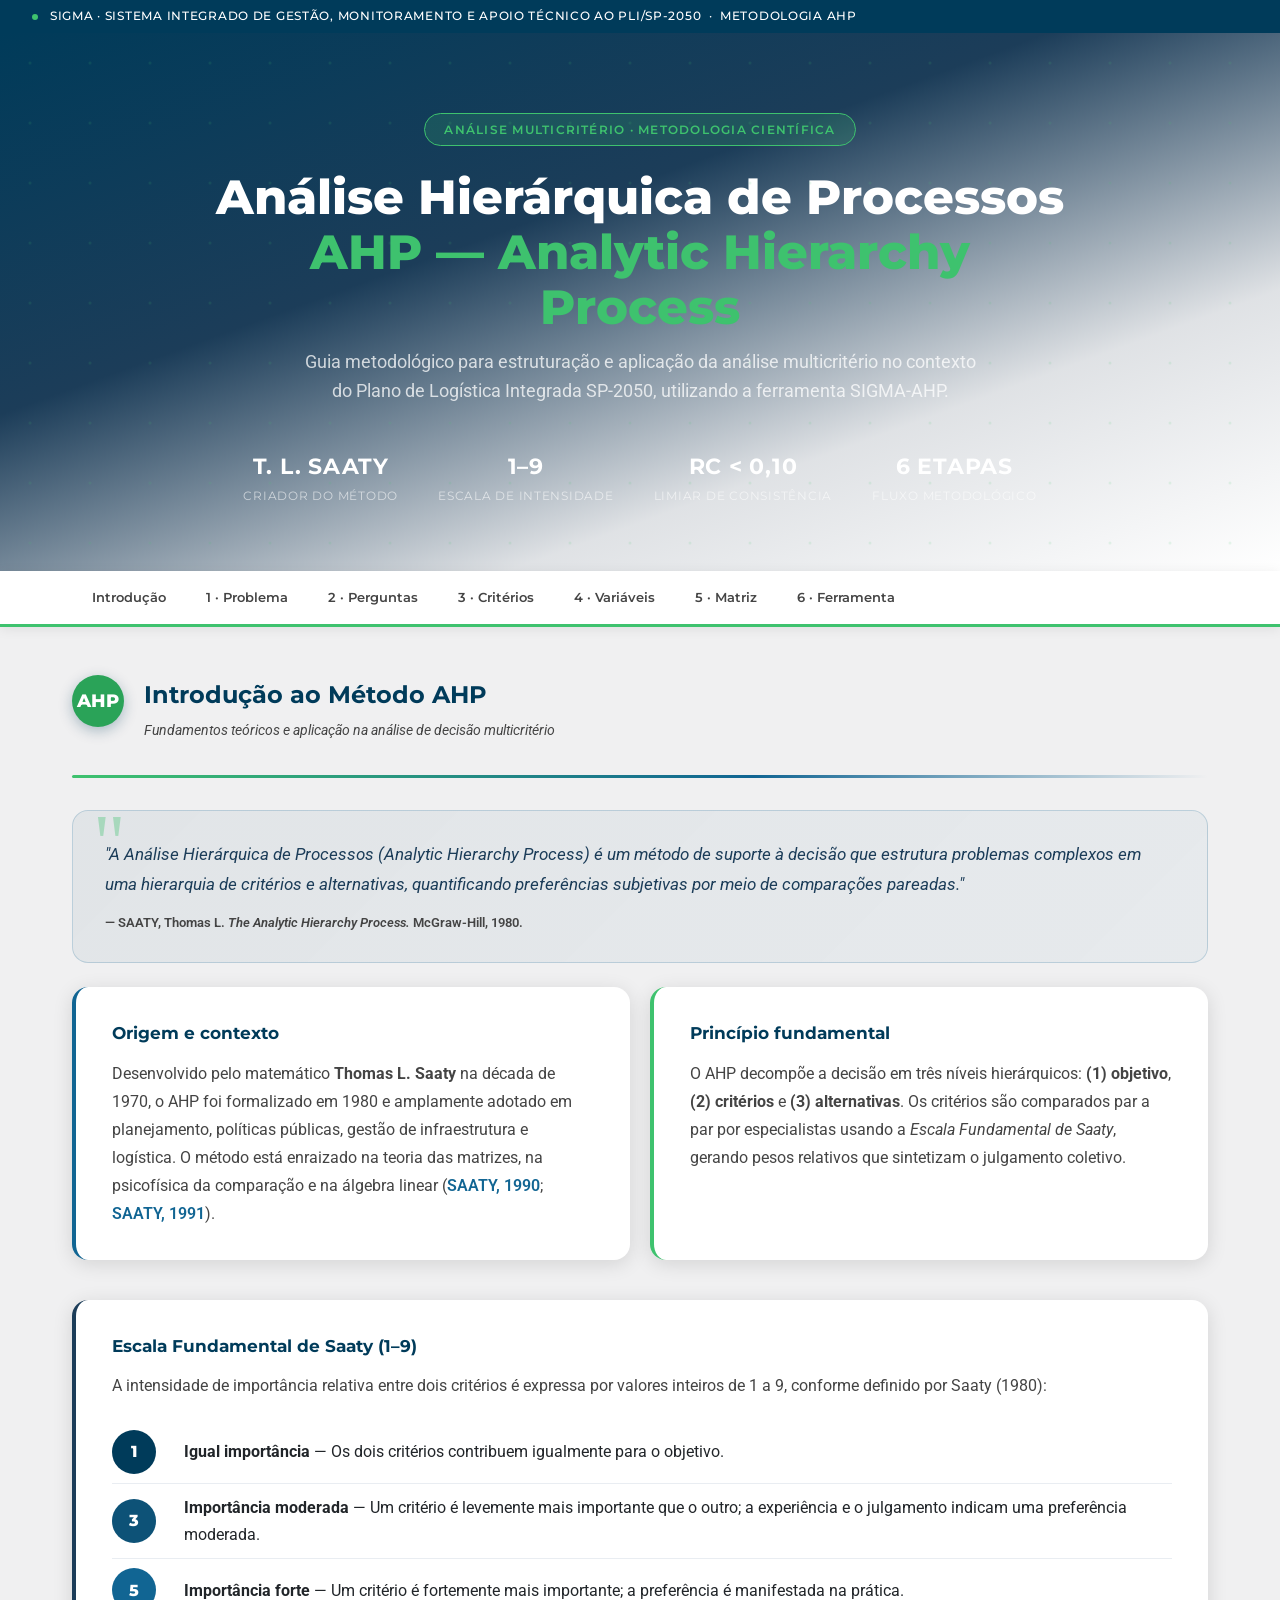
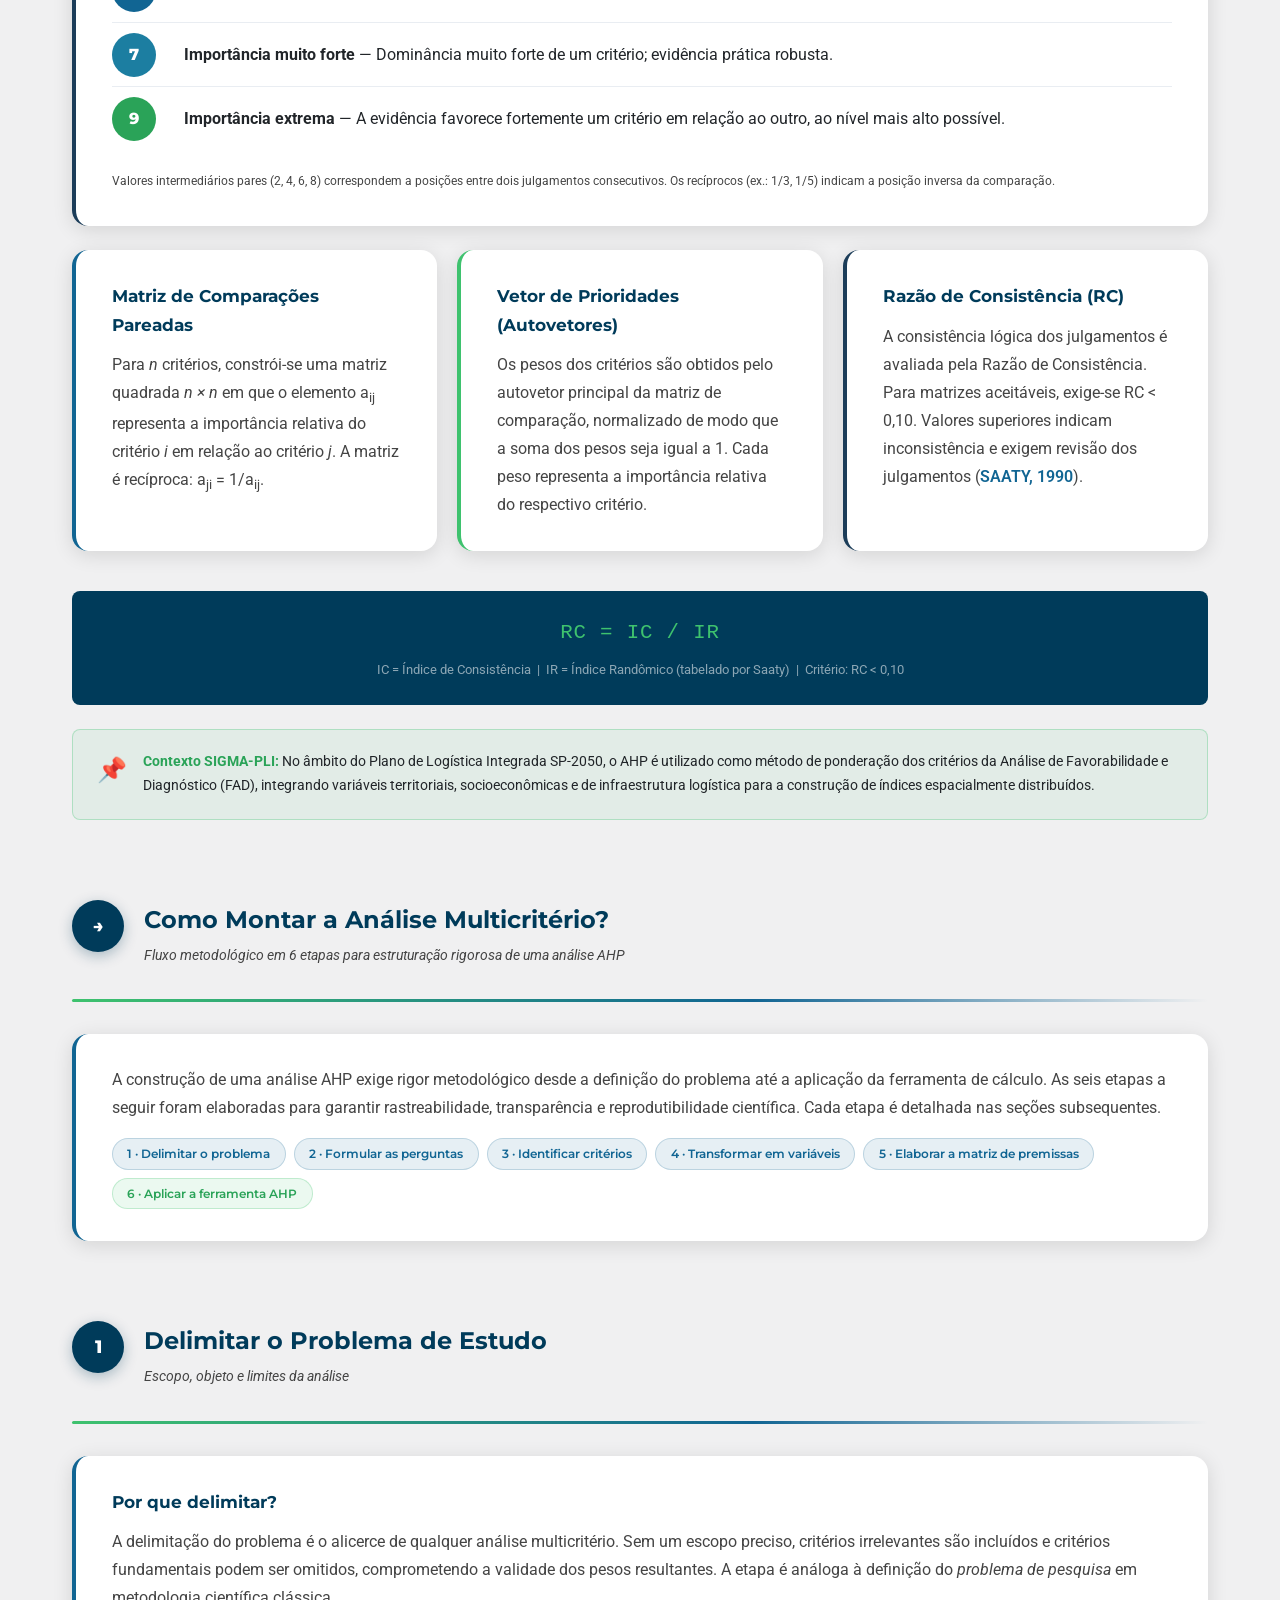
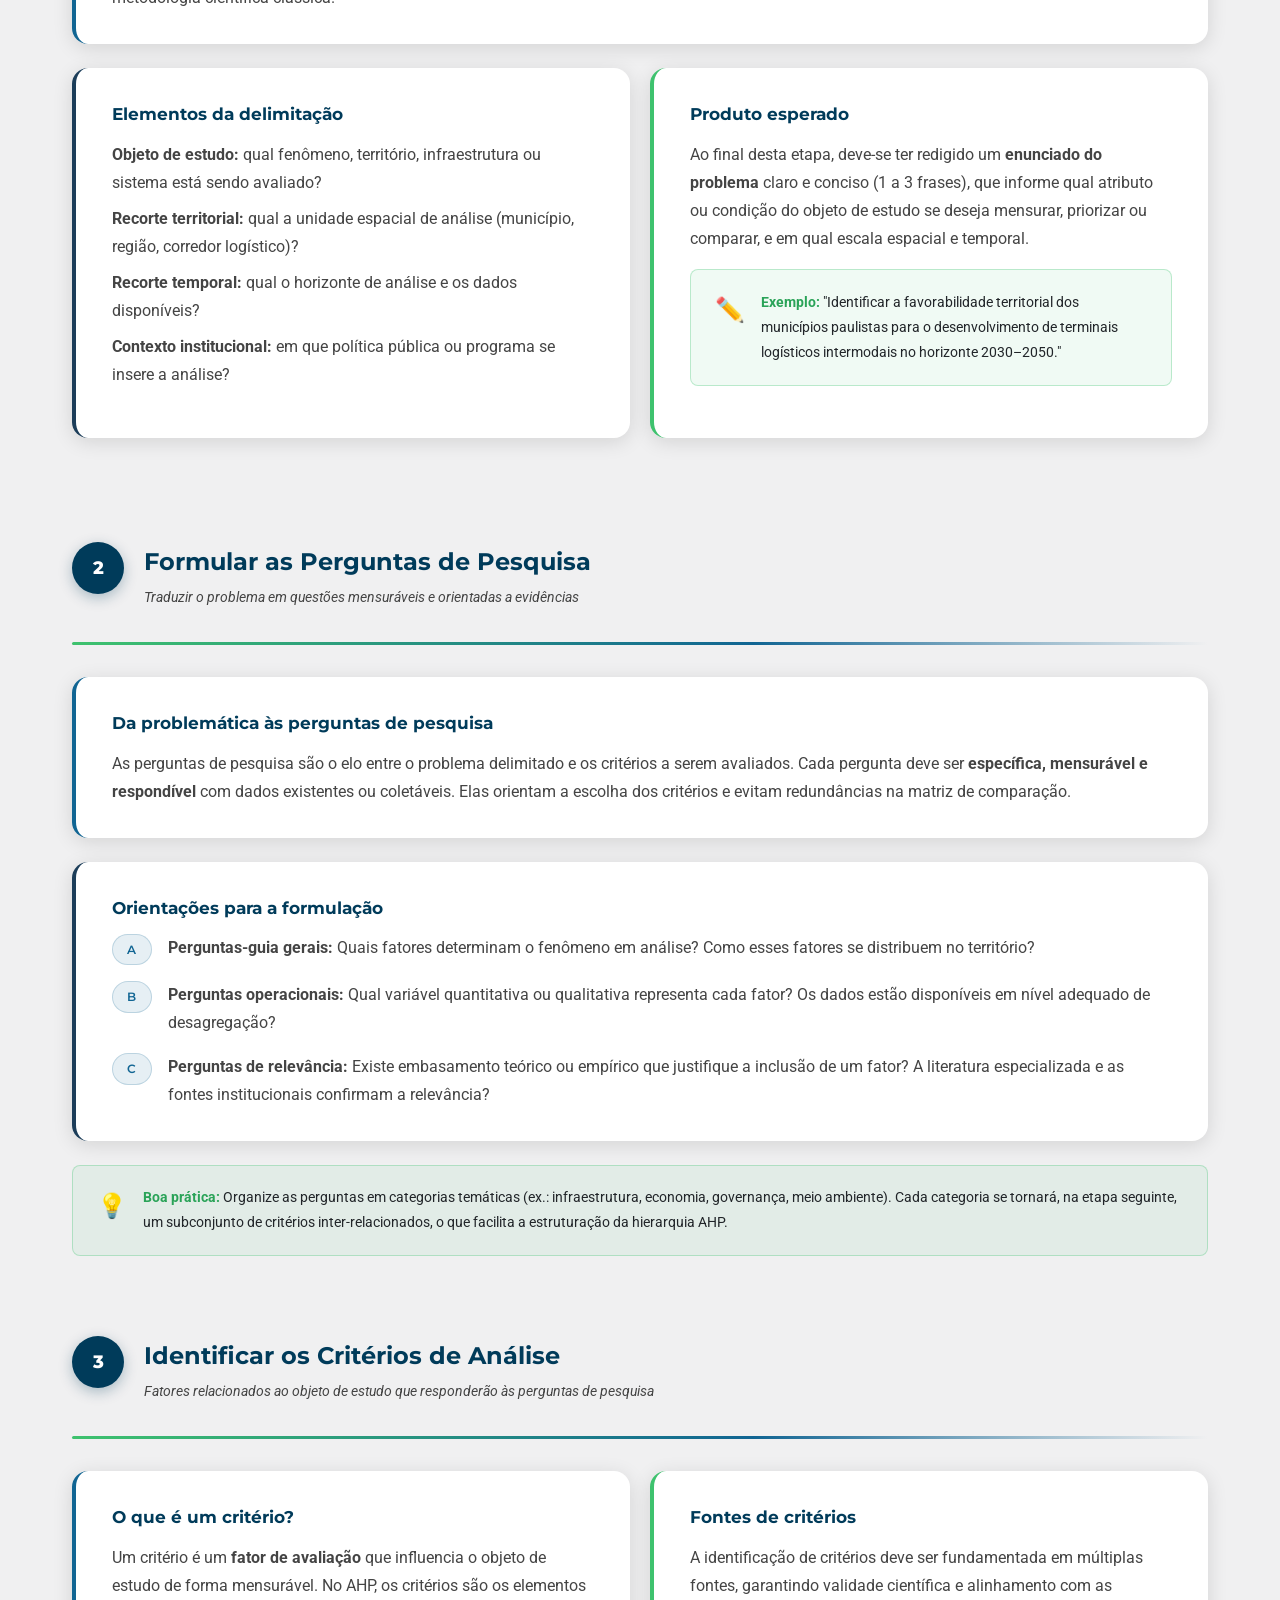
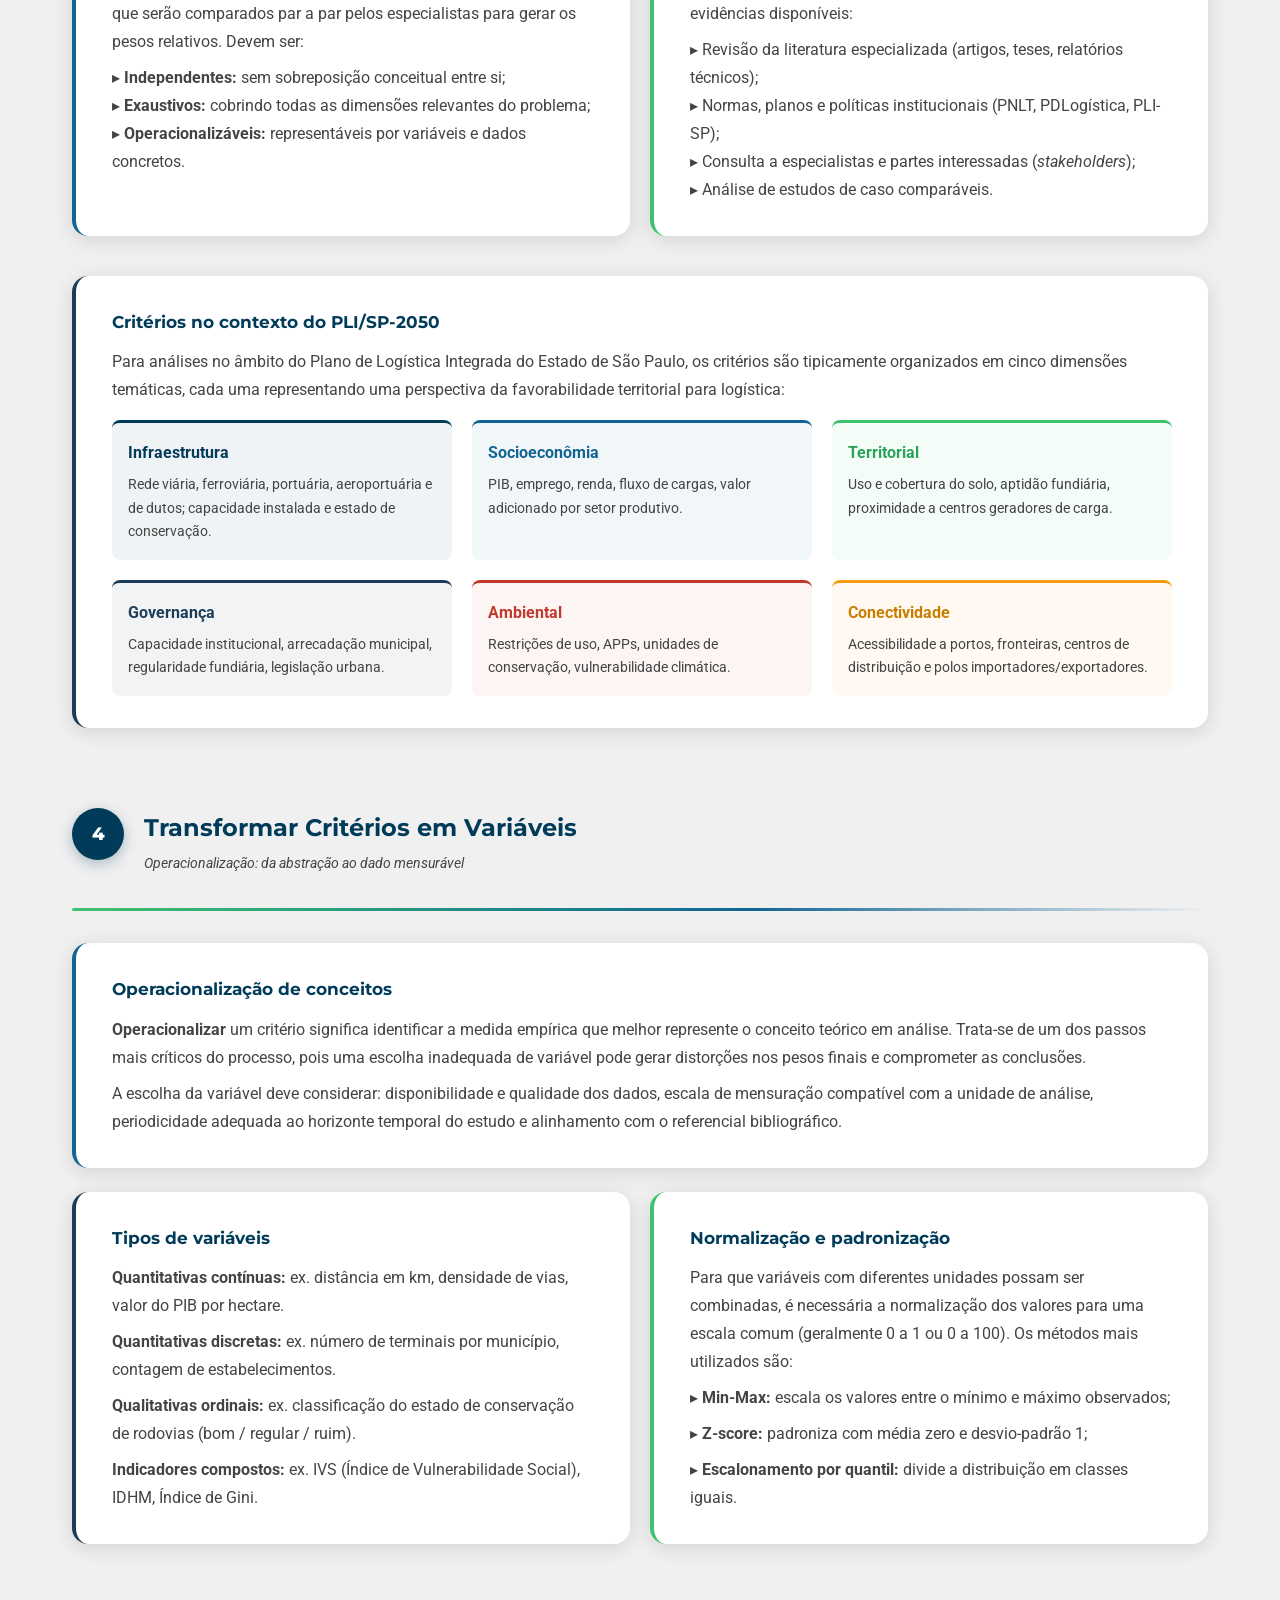
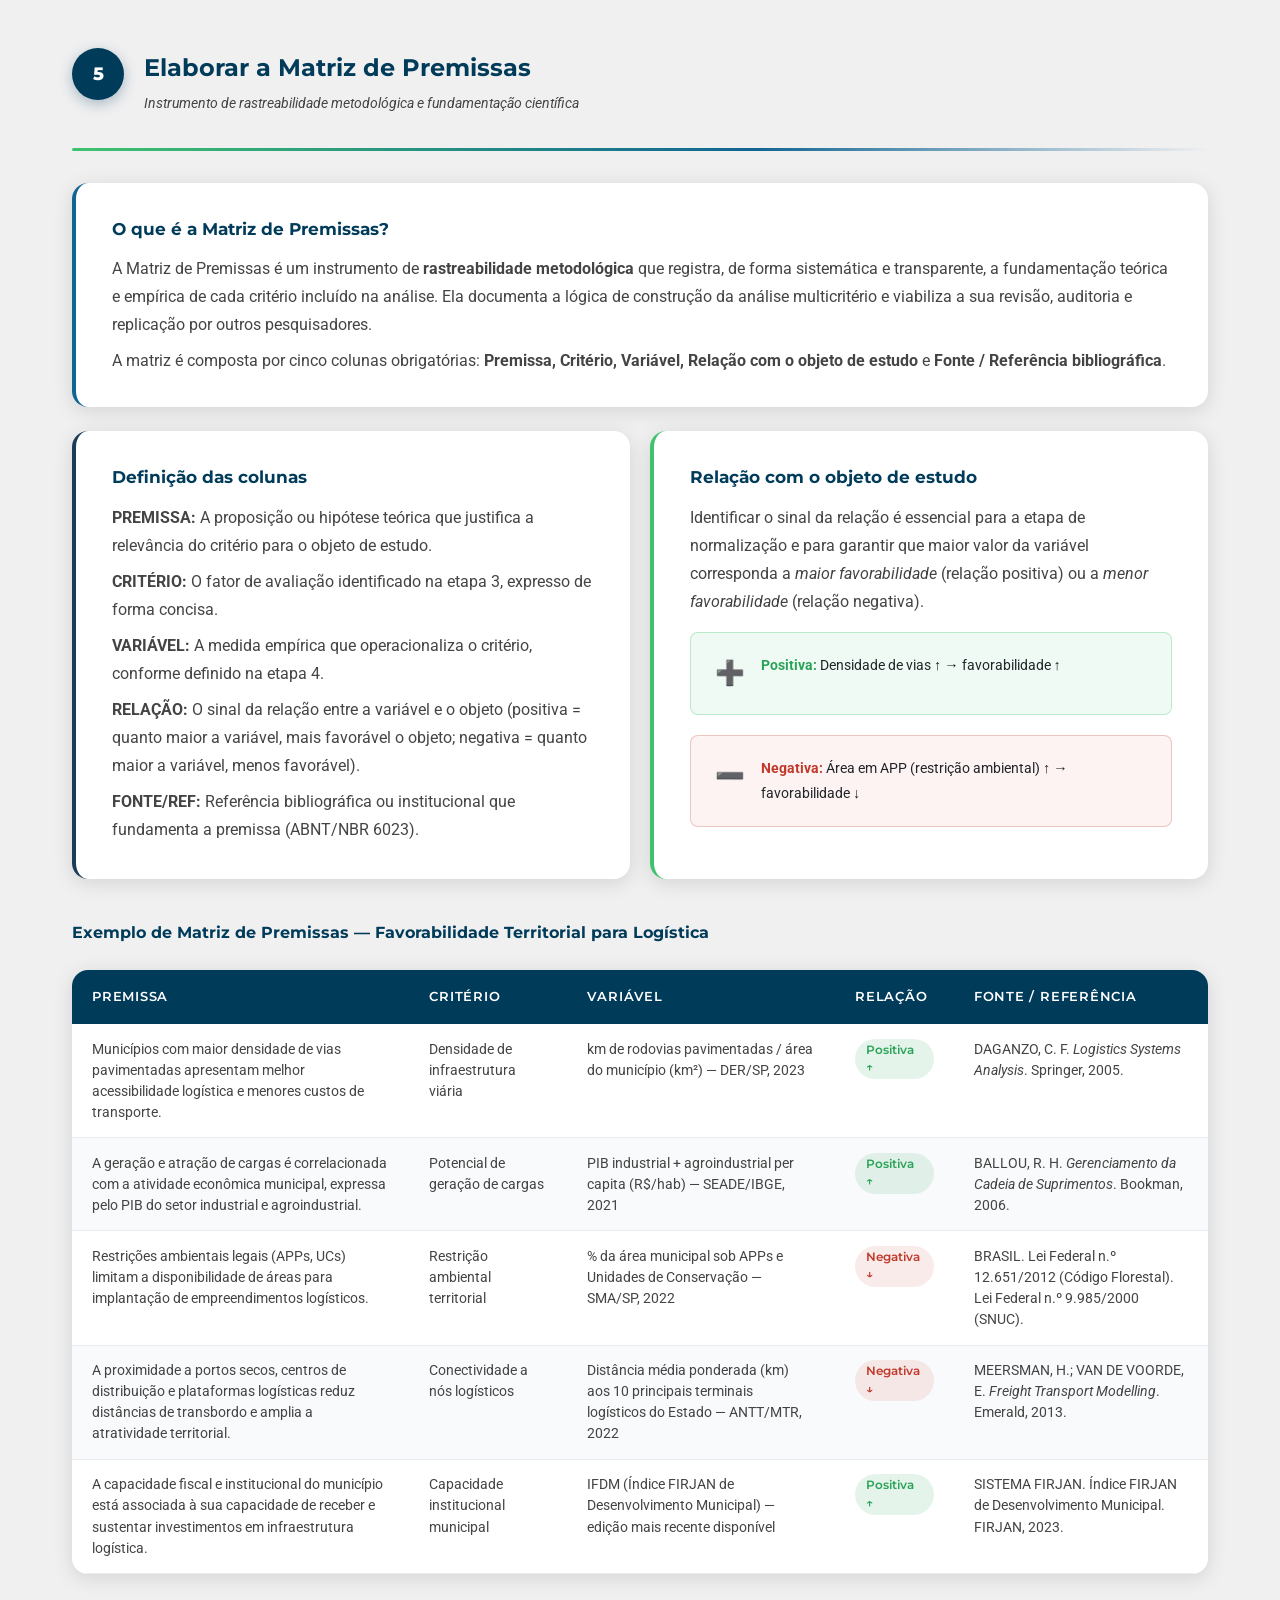
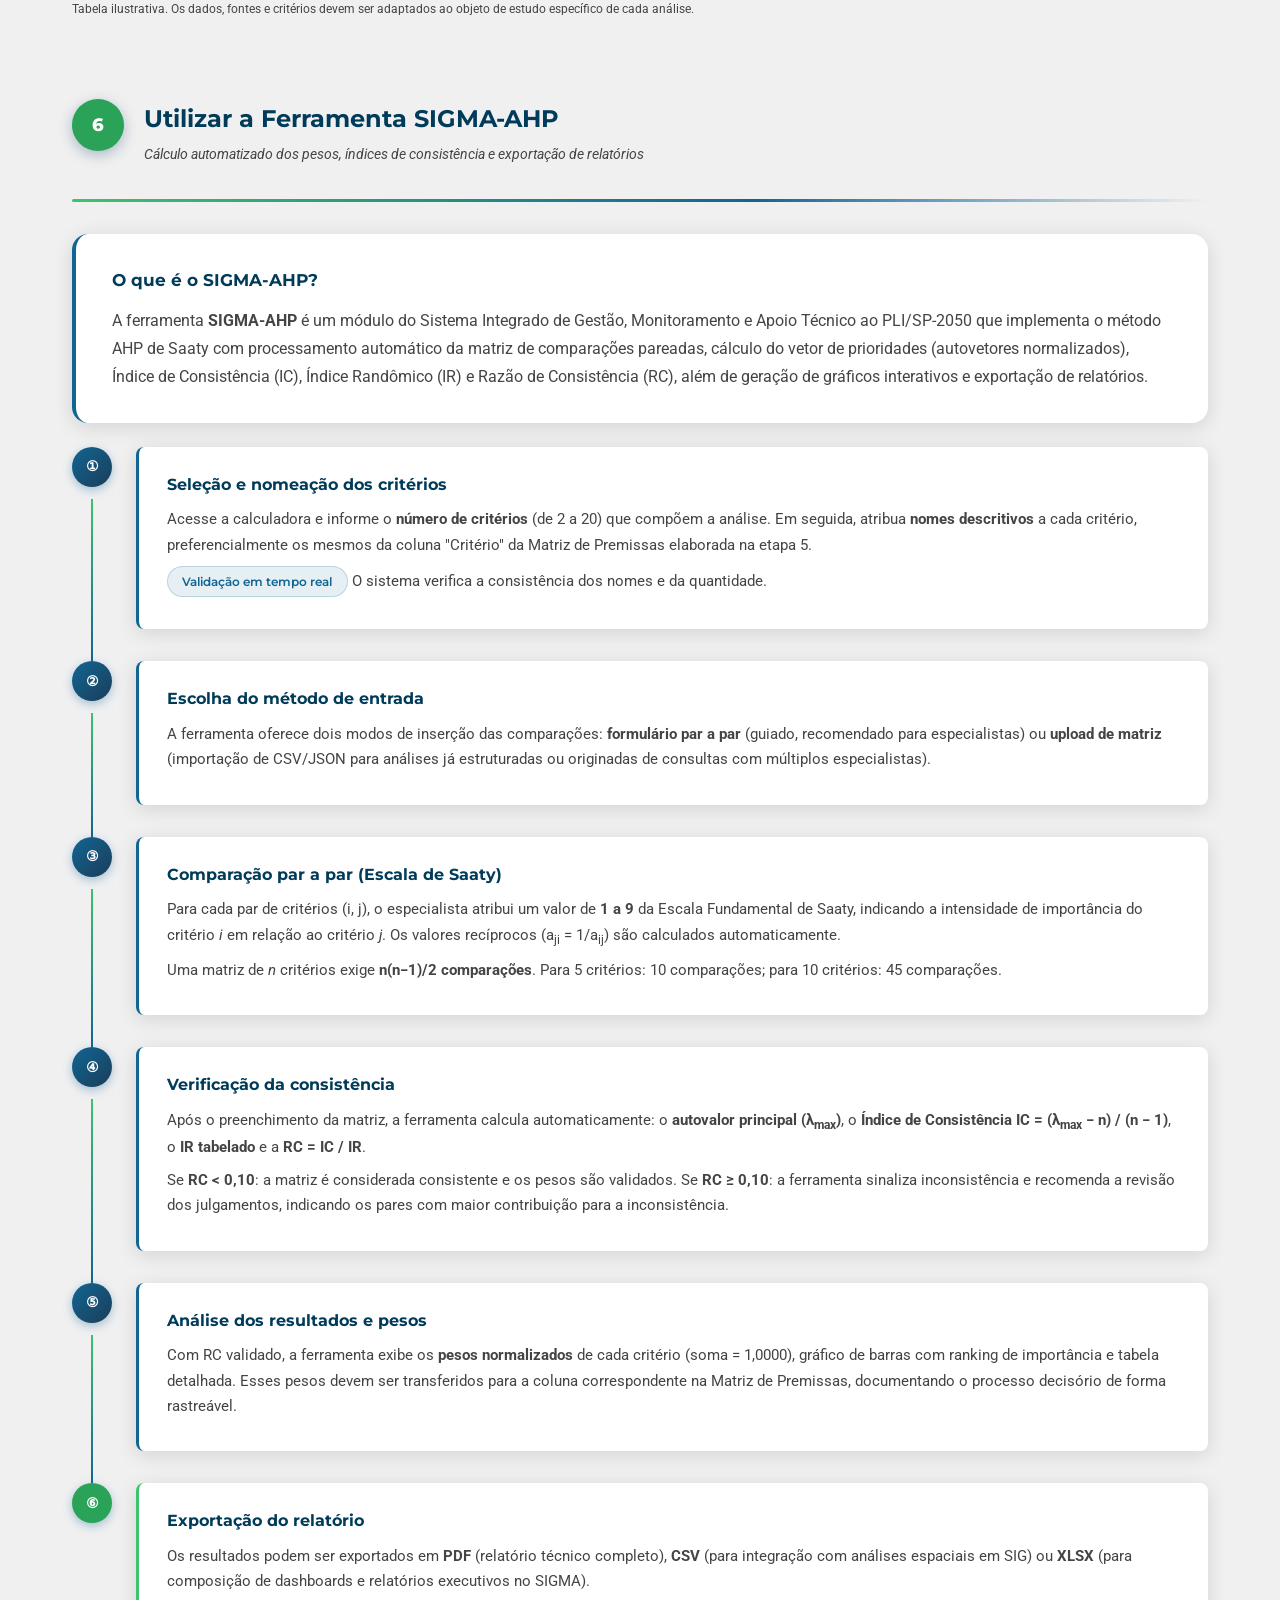
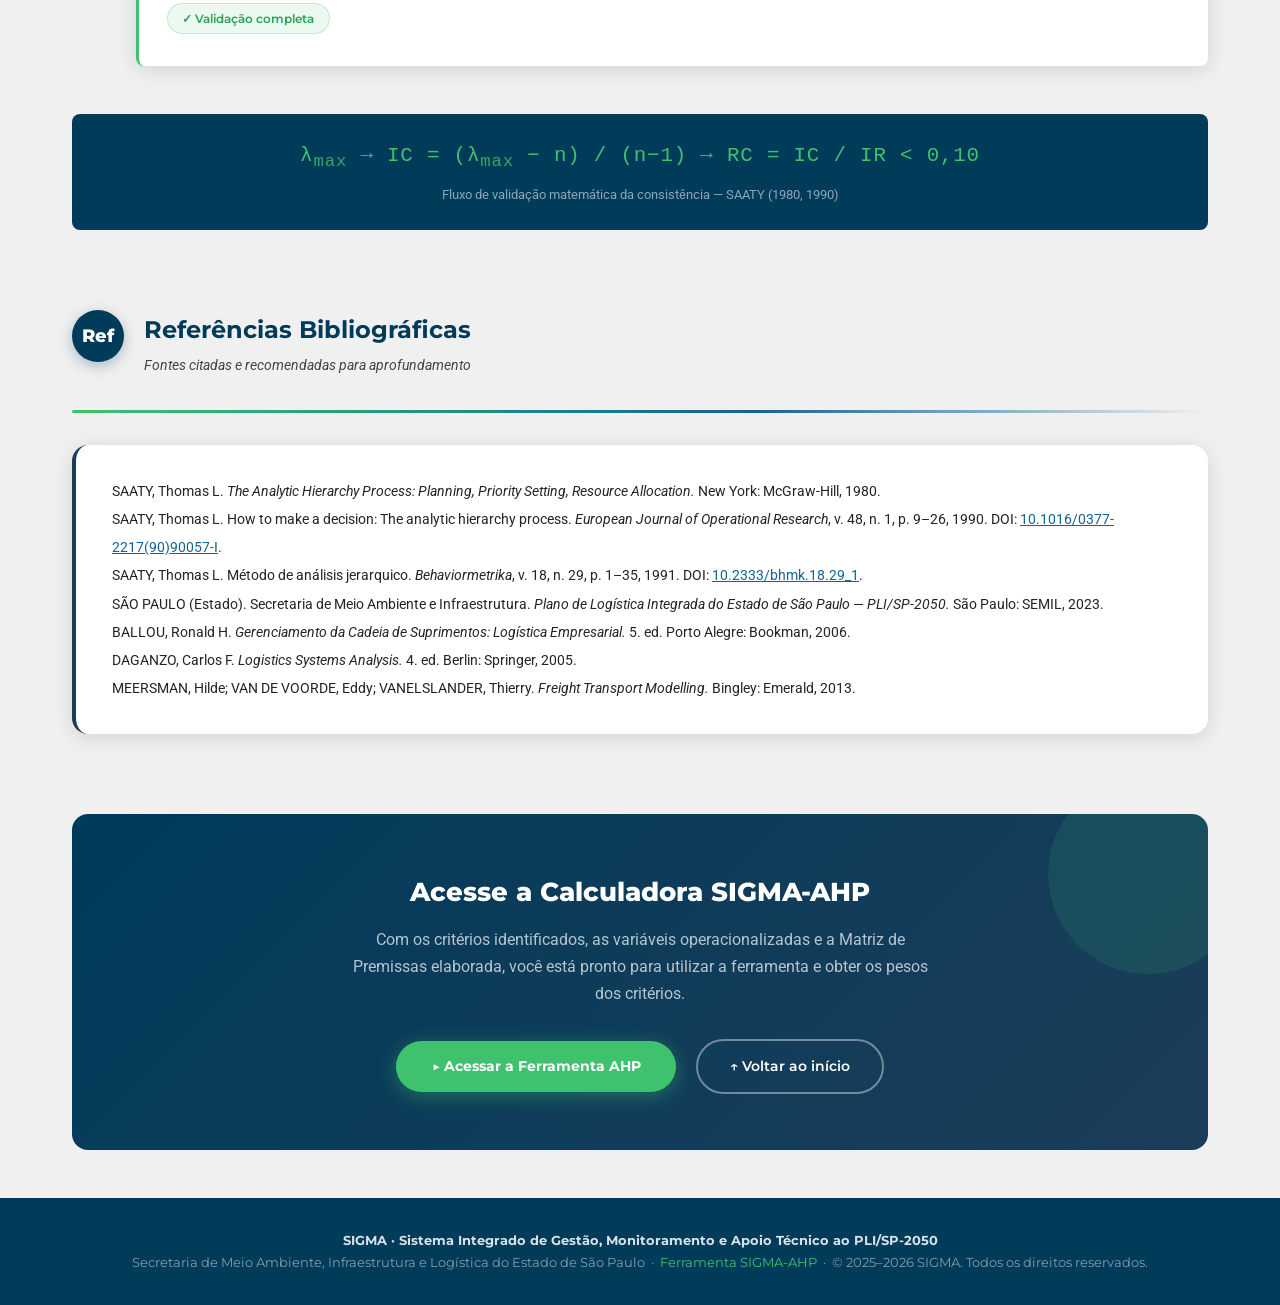
<file: apresentacao_ahp_metodologia.html>
<!DOCTYPE html>
<html lang="pt-BR">
<head>
  <meta charset="UTF-8" />
  <meta name="viewport" content="width=device-width, initial-scale=1.0" />
  <title>Análise Hierárquica de Processos (AHP) — Metodologia | SIGMA-PLI/SP-2050</title>

  <!-- Fontes PLI -->
  <link rel="preconnect" href="https://fonts.googleapis.com" />
  <link rel="preconnect" href="https://fonts.gstatic.com" crossorigin />
  <link href="https://fonts.googleapis.com/css2?family=Montserrat:ital,wght@0,300;0,400;0,500;0,600;0,700;0,800;1,400&family=Roboto:wght@300;400;500;700&display=swap" rel="stylesheet" />

  <style>
    /* ── TOKENS PLI-SP 2050 ── */
    :root {
      --pli-deep:         #003b5a;
      --pli-navy:         #1c3d59;
      --pli-blue:         #116593;
      --pli-cyan:         #16539c;
      --pli-green:        #3ec26e;
      --pli-green-dark:   #2aa358;
      --pli-white:        #ffffff;
      --pli-gray-bg:      #f0f0f1;
      --pli-gray-light:   #f2f2f2;
      --pli-text:         #212529;
      --pli-text-muted:   #444444;

      --pli-gradient-hero: linear-gradient(160deg, #003b5a 0%, #1c3d59 38%, rgba(28,61,89,0.08) 72%, #ffffff 100%);
      --pli-gradient-btn:  linear-gradient(135deg, #116593 0%, #1c3d59 100%);

      --pli-font-primary:   "Montserrat", Verdana, sans-serif;
      --pli-font-secondary: "Roboto", Arial, sans-serif;

      --pli-shadow-card:  0 4px 20px rgba(0,0,0,0.12);
      --pli-shadow-hover: 0 8px 32px rgba(28,61,89,0.25);
      --pli-radius-md:    8px;
      --pli-radius-lg:    16px;
    }

    /* ── RESET MÍNIMO ── */
    *, *::before, *::after { box-sizing: border-box; margin: 0; padding: 0; }
    html { scroll-behavior: smooth; }

    body {
      font-family: var(--pli-font-secondary);
      background: var(--pli-gray-bg);
      color: var(--pli-text);
      font-size: 1rem;
      line-height: 1.7;
    }

    /* ── BARRA TOPO ── */
    .top-bar {
      background: var(--pli-deep);
      color: var(--pli-white);
      padding: 0.4rem 2rem;
      font-family: var(--pli-font-primary);
      font-size: 0.75rem;
      font-weight: 500;
      letter-spacing: 0.06em;
      text-transform: uppercase;
      display: flex;
      align-items: center;
      gap: 0.75rem;
    }
    .top-bar-dot { width: 6px; height: 6px; border-radius: 50%; background: var(--pli-green); flex-shrink: 0; }

    /* ── HERO ── */
    .hero {
      background: var(--pli-gradient-hero);
      padding: 5rem 2rem 4rem;
      text-align: center;
      position: relative;
      overflow: hidden;
    }
    .hero::before {
      content: "";
      position: absolute;
      inset: 0;
      background: url("data:image/svg+xml,%3Csvg xmlns='http://www.w3.org/2000/svg' width='60' height='60'%3E%3Ccircle cx='30' cy='30' r='1.5' fill='rgba(62,194,110,0.12)'/%3E%3C/svg%3E") repeat;
      pointer-events: none;
    }
    .hero-badge {
      display: inline-block;
      background: rgba(62,194,110,0.18);
      border: 1px solid var(--pli-green);
      color: var(--pli-green);
      border-radius: 50px;
      padding: 0.3rem 1.2rem;
      font-family: var(--pli-font-primary);
      font-size: 0.78rem;
      font-weight: 600;
      letter-spacing: 0.1em;
      text-transform: uppercase;
      margin-bottom: 1.5rem;
    }
    .hero h1 {
      font-family: var(--pli-font-primary);
      font-size: clamp(1.8rem, 4vw, 3rem);
      font-weight: 800;
      color: var(--pli-white);
      line-height: 1.15;
      max-width: 860px;
      margin: 0 auto 0.75rem;
    }
    .hero h1 em {
      font-style: normal;
      color: var(--pli-green);
    }
    .hero-subtitle {
      font-family: var(--pli-font-secondary);
      font-size: 1.1rem;
      color: rgba(255,255,255,0.75);
      max-width: 680px;
      margin: 0 auto 2.5rem;
    }
    .hero-meta {
      display: flex;
      justify-content: center;
      gap: 2.5rem;
      flex-wrap: wrap;
    }
    .hero-meta-item {
      text-align: center;
      color: rgba(255,255,255,0.6);
      font-size: 0.78rem;
      font-family: var(--pli-font-primary);
      text-transform: uppercase;
      letter-spacing: 0.06em;
    }
    .hero-meta-item strong {
      display: block;
      font-size: 1.4rem;
      font-weight: 700;
      color: var(--pli-white);
    }

    /* ── NAVEGAÇÃO DE SEÇÕES ── */
    .section-nav {
      background: var(--pli-white);
      border-bottom: 3px solid var(--pli-green);
      position: sticky;
      top: 0;
      z-index: 100;
      box-shadow: 0 2px 12px rgba(0,0,0,0.08);
    }
    .section-nav-inner {
      max-width: 1200px;
      margin: 0 auto;
      padding: 0 2rem;
      display: flex;
      gap: 0;
      overflow-x: auto;
    }
    .section-nav a {
      display: block;
      padding: 1rem 1.25rem;
      font-family: var(--pli-font-primary);
      font-size: 0.8rem;
      font-weight: 600;
      color: var(--pli-text-muted);
      text-decoration: none;
      white-space: nowrap;
      border-bottom: 3px solid transparent;
      margin-bottom: -3px;
      transition: color 0.2s, border-color 0.2s;
    }
    .section-nav a:hover { color: var(--pli-blue); border-color: var(--pli-blue); }
    .section-nav a.active { color: var(--pli-deep); border-color: var(--pli-green); }

    /* ── LAYOUT PRINCIPAL ── */
    .page-wrapper {
      max-width: 1200px;
      margin: 0 auto;
      padding: 3rem 2rem;
    }

    /* ── SEÇÕES ── */
    .section {
      margin-bottom: 5rem;
      scroll-margin-top: 70px;
    }
    .section-header {
      display: flex;
      align-items: flex-start;
      gap: 1.25rem;
      margin-bottom: 2rem;
    }
    .section-number {
      width: 52px;
      height: 52px;
      border-radius: 50%;
      background: var(--pli-deep);
      color: var(--pli-white);
      font-family: var(--pli-font-primary);
      font-size: 1.1rem;
      font-weight: 800;
      display: flex;
      align-items: center;
      justify-content: center;
      flex-shrink: 0;
      box-shadow: 0 4px 14px rgba(0,59,90,0.3);
    }
    .section-number.green { background: var(--pli-green-dark); }
    .section-title-block h2 {
      font-family: var(--pli-font-primary);
      font-size: 1.5rem;
      font-weight: 700;
      color: var(--pli-deep);
      margin-bottom: 0.2rem;
    }
    .section-title-block p {
      font-size: 0.875rem;
      color: var(--pli-text-muted);
      font-style: italic;
    }
    .section-divider {
      height: 3px;
      background: linear-gradient(90deg, var(--pli-green) 0%, var(--pli-blue) 60%, transparent 100%);
      border-radius: 2px;
      margin-bottom: 2rem;
    }

    /* ── CARDS ── */
    .card {
      background: var(--pli-white);
      border-radius: var(--pli-radius-lg);
      box-shadow: var(--pli-shadow-card);
      padding: 2rem 2.25rem;
      margin-bottom: 1.5rem;
      border-left: 4px solid transparent;
      transition: box-shadow 0.3s, transform 0.2s;
    }
    .card:hover { box-shadow: var(--pli-shadow-hover); transform: translateY(-2px); }
    .card.blue  { border-left-color: var(--pli-blue); }
    .card.green { border-left-color: var(--pli-green); }
    .card.navy  { border-left-color: var(--pli-navy); }
    .card.cyan  { border-left-color: var(--pli-cyan); }

    .card h3 {
      font-family: var(--pli-font-primary);
      font-size: 1.05rem;
      font-weight: 700;
      color: var(--pli-deep);
      margin-bottom: 0.75rem;
    }
    .card p { color: var(--pli-text-muted); line-height: 1.75; margin-bottom: 0.5rem; }
    .card p:last-child { margin-bottom: 0; }

    /* ── DESTAQUE / QUOTE ── */
    .highlight-box {
      background: linear-gradient(135deg, rgba(0,59,90,0.06) 0%, rgba(17,101,147,0.04) 100%);
      border: 1.5px solid rgba(17,101,147,0.2);
      border-radius: var(--pli-radius-lg);
      padding: 1.75rem 2rem;
      margin: 1.5rem 0;
      position: relative;
    }
    .highlight-box::before {
      content: '"';
      position: absolute;
      top: -0.5rem;
      left: 1.25rem;
      font-size: 5rem;
      line-height: 1;
      color: var(--pli-green);
      opacity: 0.35;
      font-family: Georgia, serif;
    }
    .highlight-box p {
      font-size: 1.05rem;
      font-style: italic;
      color: var(--pli-navy);
      line-height: 1.8;
    }
    .highlight-box cite {
      display: block;
      margin-top: 0.75rem;
      font-size: 0.82rem;
      color: var(--pli-text-muted);
      font-style: normal;
      font-weight: 600;
    }

    /* ── INFO BOX ── */
    .info-box {
      display: flex;
      gap: 1rem;
      background: rgba(62,194,110,0.08);
      border: 1px solid rgba(62,194,110,0.3);
      border-radius: var(--pli-radius-md);
      padding: 1.25rem 1.5rem;
      margin: 1.25rem 0;
    }
    .info-box-icon { font-size: 1.5rem; flex-shrink: 0; }
    .info-box p { font-size: 0.9rem; color: var(--pli-text); margin: 0; }
    .info-box strong { color: var(--pli-green-dark); }

    /* ── GRID 2 COLUNAS ── */
    .grid-2 {
      display: grid;
      grid-template-columns: 1fr 1fr;
      gap: 1.25rem;
    }
    @media (max-width: 740px) { .grid-2 { grid-template-columns: 1fr; } }

    /* ── GRID 3 COLUNAS ── */
    .grid-3 {
      display: grid;
      grid-template-columns: repeat(3, 1fr);
      gap: 1.25rem;
    }
    @media (max-width: 900px) { .grid-3 { grid-template-columns: 1fr 1fr; } }
    @media (max-width: 560px) { .grid-3 { grid-template-columns: 1fr; } }

    /* ── STEP FLOW ── */
    .step-flow {
      display: flex;
      flex-direction: column;
      gap: 0;
    }
    .step-item {
      display: flex;
      gap: 1.5rem;
      position: relative;
    }
    .step-item:not(:last-child) .step-line::after {
      content: "";
      position: absolute;
      left: 19px;
      top: 52px;
      bottom: 0;
      width: 2px;
      background: linear-gradient(180deg, var(--pli-green) 0%, var(--pli-blue) 100%);
    }
    .step-line {
      position: relative;
      flex-shrink: 0;
      padding-bottom: 2rem;
    }
    .step-badge {
      width: 40px;
      height: 40px;
      border-radius: 50%;
      background: var(--pli-gradient-btn);
      color: var(--pli-white);
      font-family: var(--pli-font-primary);
      font-size: 0.9rem;
      font-weight: 700;
      display: flex;
      align-items: center;
      justify-content: center;
      box-shadow: 0 3px 10px rgba(17,101,147,0.35);
    }
    .step-content {
      background: var(--pli-white);
      border-radius: var(--pli-radius-md);
      box-shadow: var(--pli-shadow-card);
      padding: 1.5rem 1.75rem;
      margin-bottom: 2rem;
      flex: 1;
      border-left: 3px solid var(--pli-blue);
    }
    .step-content h3 {
      font-family: var(--pli-font-primary);
      font-size: 1rem;
      font-weight: 700;
      color: var(--pli-deep);
      margin-bottom: 0.6rem;
    }
    .step-content p { font-size: 0.93rem; color: var(--pli-text-muted); margin-bottom: 0.5rem; }

    /* ── TABELA ── */
    .table-wrapper {
      overflow-x: auto;
      border-radius: var(--pli-radius-lg);
      box-shadow: var(--pli-shadow-card);
      margin: 1.5rem 0;
    }
    table {
      width: 100%;
      border-collapse: collapse;
      font-size: 0.88rem;
      background: var(--pli-white);
    }
    thead tr {
      background: var(--pli-deep);
      color: var(--pli-white);
    }
    thead th {
      font-family: var(--pli-font-primary);
      font-weight: 600;
      font-size: 0.8rem;
      text-transform: uppercase;
      letter-spacing: 0.06em;
      padding: 1rem 1.25rem;
      text-align: left;
    }
    tbody tr { border-bottom: 1px solid #e9edf2; }
    tbody tr:nth-child(even) { background: rgba(0,59,90,0.025); }
    tbody tr:hover { background: rgba(17,101,147,0.06); }
    tbody td {
      padding: 0.9rem 1.25rem;
      vertical-align: top;
      color: var(--pli-text-muted);
      line-height: 1.5;
    }
    .tag {
      display: inline-block;
      padding: 0.2rem 0.7rem;
      border-radius: 50px;
      font-size: 0.72rem;
      font-weight: 600;
      font-family: var(--pli-font-primary);
    }
    .tag-pos  { background: rgba(42,163,88,0.12); color: var(--pli-green-dark); }
    .tag-neg  { background: rgba(192,57,43,0.1);  color: #c0392b; }

    /* ── SCALE TABLE SAATY ── */
    .scale-row {
      display: grid;
      grid-template-columns: 60px 1fr;
      gap: 0.75rem;
      align-items: center;
      padding: 0.6rem 0;
      border-bottom: 1px solid #e9edf2;
    }
    .scale-row:last-child { border-bottom: none; }
    .scale-value {
      width: 44px;
      height: 44px;
      border-radius: 50%;
      display: flex;
      align-items: center;
      justify-content: center;
      font-family: var(--pli-font-primary);
      font-weight: 800;
      font-size: 1rem;
      color: var(--pli-white);
    }

    /* ── FORMULA BOX ── */
    .formula-box {
      background: var(--pli-deep);
      border-radius: var(--pli-radius-md);
      padding: 1.5rem 2rem;
      text-align: center;
      margin: 1.5rem 0;
    }
    .formula-box .formula {
      font-family: "Courier New", monospace;
      font-size: 1.3rem;
      color: var(--pli-green);
      letter-spacing: 0.04em;
    }
    .formula-box .formula-label {
      font-size: 0.8rem;
      color: rgba(255,255,255,0.55);
      margin-top: 0.5rem;
      font-family: var(--pli-font-secondary);
    }

    /* ── BADGE PILL ── */
    .pill {
      display: inline-flex;
      align-items: center;
      gap: 0.4rem;
      background: rgba(17,101,147,0.1);
      color: var(--pli-blue);
      border-radius: 50px;
      padding: 0.25rem 0.9rem;
      font-size: 0.78rem;
      font-weight: 600;
      font-family: var(--pli-font-primary);
      border: 1px solid rgba(17,101,147,0.2);
    }
    .pill.green { background: rgba(62,194,110,0.1); color: var(--pli-green-dark); border-color: rgba(62,194,110,0.25); }

    /* ── CALL TO ACTION ── */
    .cta-section {
      background: linear-gradient(135deg, var(--pli-deep) 0%, var(--pli-navy) 100%);
      border-radius: var(--pli-radius-lg);
      padding: 3.5rem 2.5rem;
      text-align: center;
      color: var(--pli-white);
      position: relative;
      overflow: hidden;
      margin-top: 3rem;
    }
    .cta-section::before {
      content: "";
      position: absolute;
      top: -40px; right: -40px;
      width: 200px; height: 200px;
      border-radius: 50%;
      background: rgba(62,194,110,0.12);
    }
    .cta-section h2 {
      font-family: var(--pli-font-primary);
      font-size: 1.6rem;
      font-weight: 800;
      margin-bottom: 0.75rem;
    }
    .cta-section p {
      color: rgba(255,255,255,0.7);
      max-width: 600px;
      margin: 0 auto 2rem;
    }
    .btn-primary {
      display: inline-flex;
      align-items: center;
      gap: 0.5rem;
      background: var(--pli-green);
      color: var(--pli-white);
      font-family: var(--pli-font-primary);
      font-size: 0.9rem;
      font-weight: 700;
      padding: 0.85rem 2.2rem;
      border-radius: 50px;
      text-decoration: none;
      box-shadow: 0 4px 20px rgba(62,194,110,0.4);
      transition: background 0.2s, transform 0.2s, box-shadow 0.2s;
    }
    .btn-primary:hover {
      background: #5cd48a;
      color: var(--pli-white);
      transform: translateY(-2px);
      box-shadow: 0 6px 26px rgba(62,194,110,0.5);
    }
    .btn-outline {
      display: inline-flex;
      align-items: center;
      gap: 0.5rem;
      border: 2px solid rgba(255,255,255,0.4);
      color: var(--pli-white);
      font-family: var(--pli-font-primary);
      font-size: 0.9rem;
      font-weight: 600;
      padding: 0.82rem 2rem;
      border-radius: 50px;
      text-decoration: none;
      transition: border-color 0.2s, color 0.2s, background 0.2s;
      margin-left: 1rem;
    }
    .btn-outline:hover { border-color: var(--pli-green); color: var(--pli-white); background: rgba(62,194,110,0.06); }

    .btn-primary,
    .btn-primary:visited,
    .btn-primary:hover,
    .btn-primary:focus,
    .btn-primary:active,
    .btn-outline,
    .btn-outline:visited,
    .btn-outline:hover,
    .btn-outline:focus,
    .btn-outline:active {
      color: var(--pli-white) !important;
    }

    /* ── FOOTER ── */
    footer {
      background: var(--pli-deep);
      color: rgba(255,255,255,0.5);
      text-align: center;
      padding: 2rem;
      font-size: 0.8rem;
      font-family: var(--pli-font-primary);
    }
    footer a { color: var(--pli-green); text-decoration: none; }
    footer strong { color: rgba(255,255,255,0.85); }

    /* ── UTILS ── */
    .text-center { text-align: center; }
    .mt-1 { margin-top: 0.5rem; }
    .mt-2 { margin-top: 1rem; }
    .mt-3 { margin-top: 1.5rem; }
    .mb-1 { margin-bottom: 0.5rem; }
    small { font-size: 0.78rem; color: var(--pli-text-muted); }
    sup { font-size: 0.65em; vertical-align: super; }
    .ref { color: var(--pli-blue); font-weight: 600; }
  </style>
</head>
<body>

  <!-- BARRA TOPO -->
  <div class="top-bar">
    <div class="top-bar-dot"></div>
    SIGMA · Sistema Integrado de Gestão, Monitoramento e Apoio Técnico ao PLI/SP-2050 &nbsp;·&nbsp; Metodologia AHP
  </div>

  <!-- HERO -->
  <header class="hero">
    <div class="hero-badge">Análise Multicritério · Metodologia Científica</div>
    <h1>Análise Hierárquica de Processos<br /><em>AHP — Analytic Hierarchy Process</em></h1>
    <p class="hero-subtitle">
      Guia metodológico para estruturação e aplicação da análise multicritério no contexto do
      Plano de Logística Integrada SP-2050, utilizando a ferramenta SIGMA-AHP.
    </p>
    <div class="hero-meta">
      <div class="hero-meta-item"><strong>T. L. Saaty</strong>criador do método</div>
      <div class="hero-meta-item"><strong>1–9</strong>escala de intensidade</div>
      <div class="hero-meta-item"><strong>RC &lt; 0,10</strong>limiar de consistência</div>
      <div class="hero-meta-item"><strong>6 etapas</strong>fluxo metodológico</div>
    </div>
  </header>

  <!-- NAVEGAÇÃO -->
  <nav class="section-nav">
    <div class="section-nav-inner">
      <a href="#intro">Introdução</a>
      <a href="#passo1">1 · Problema</a>
      <a href="#passo2">2 · Perguntas</a>
      <a href="#passo3">3 · Critérios</a>
      <a href="#passo4">4 · Variáveis</a>
      <a href="#passo5">5 · Matriz</a>
      <a href="#passo6">6 · Ferramenta</a>
    </div>
  </nav>

  <!-- CONTEÚDO PRINCIPAL -->
  <main class="page-wrapper">

    <!-- ════════════════════════════════════════════════════
         INTRODUÇÃO — O QUE É AHP
    ════════════════════════════════════════════════════ -->
    <section class="section" id="intro">
      <div class="section-header">
        <div class="section-number green">AHP</div>
        <div class="section-title-block">
          <h2>Introdução ao Método AHP</h2>
          <p>Fundamentos teóricos e aplicação na análise de decisão multicritério</p>
        </div>
      </div>
      <div class="section-divider"></div>

      <div class="highlight-box">
        <p>
          "A Análise Hierárquica de Processos (<em>Analytic Hierarchy Process</em>) é um método de
          suporte à decisão que estrutura problemas complexos em uma hierarquia de critérios e
          alternativas, quantificando preferências subjetivas por meio de comparações pareadas."
        </p>
        <cite>— SAATY, Thomas L. <em>The Analytic Hierarchy Process.</em> McGraw-Hill, 1980.</cite>
      </div>

      <div class="grid-2">
        <div class="card blue">
          <h3>Origem e contexto</h3>
          <p>
            Desenvolvido pelo matemático <strong>Thomas L. Saaty</strong> na década de 1970, o AHP foi
            formalizado em 1980 e amplamente adotado em planejamento, políticas públicas, gestão de
            infraestrutura e logística. O método está enraizado na teoria das matrizes, na
            psicofísica da comparação e na álgebra linear (<span class="ref">SAATY, 1990</span>;
            <span class="ref">SAATY, 1991</span>).
          </p>
        </div>
        <div class="card green">
          <h3>Princípio fundamental</h3>
          <p>
            O AHP decompõe a decisão em três níveis hierárquicos: <strong>(1) objetivo</strong>,
            <strong>(2) critérios</strong> e <strong>(3) alternativas</strong>. Os critérios são
            comparados par a par por especialistas usando a <em>Escala Fundamental de Saaty</em>,
            gerando pesos relativos que sintetizam o julgamento coletivo.
          </p>
        </div>
      </div>

      <div class="card navy mt-2">
        <h3>Escala Fundamental de Saaty (1–9)</h3>
        <p style="margin-bottom:1.25rem;">A intensidade de importância relativa entre dois critérios é expressa por valores inteiros de 1 a 9, conforme definido por Saaty (1980):</p>
        <div>
          <div class="scale-row">
            <div class="scale-value" style="background:#003b5a;">1</div>
            <div><strong>Igual importância</strong> — Os dois critérios contribuem igualmente para o objetivo.</div>
          </div>
          <div class="scale-row">
            <div class="scale-value" style="background:#0d5277;">3</div>
            <div><strong>Importância moderada</strong> — Um critério é levemente mais importante que o outro; a experiência e o julgamento indicam uma preferência moderada.</div>
          </div>
          <div class="scale-row">
            <div class="scale-value" style="background:#116593;">5</div>
            <div><strong>Importância forte</strong> — Um critério é fortemente mais importante; a preferência é manifestada na prática.</div>
          </div>
          <div class="scale-row">
            <div class="scale-value" style="background:#1c7ea1;">7</div>
            <div><strong>Importância muito forte</strong> — Dominância muito forte de um critério; evidência prática robusta.</div>
          </div>
          <div class="scale-row">
            <div class="scale-value" style="background:#2aa358;">9</div>
            <div><strong>Importância extrema</strong> — A evidência favorece fortemente um critério em relação ao outro, ao nível mais alto possível.</div>
          </div>
        </div>
        <p class="mt-2"><small>Valores intermediários pares (2, 4, 6, 8) correspondem a posições entre dois julgamentos consecutivos. Os recíprocos (ex.: 1/3, 1/5) indicam a posição inversa da comparação.</small></p>
      </div>

      <div class="grid-3 mt-2">
        <div class="card blue">
          <h3>Matriz de Comparações Pareadas</h3>
          <p>Para <em>n</em> critérios, constrói-se uma matriz quadrada <em>n × n</em> em que o elemento a<sub>ij</sub> representa a importância relativa do critério <em>i</em> em relação ao critério <em>j</em>. A matriz é recíproca: a<sub>ji</sub> = 1/a<sub>ij</sub>.</p>
        </div>
        <div class="card green">
          <h3>Vetor de Prioridades (Autovetores)</h3>
          <p>Os pesos dos critérios são obtidos pelo autovetor principal da matriz de comparação, normalizado de modo que a soma dos pesos seja igual a 1. Cada peso representa a importância relativa do respectivo critério.</p>
        </div>
        <div class="card navy">
          <h3>Razão de Consistência (RC)</h3>
          <p>A consistência lógica dos julgamentos é avaliada pela Razão de Consistência. Para matrizes aceitáveis, exige-se RC &lt; 0,10. Valores superiores indicam inconsistência e exigem revisão dos julgamentos (<span class="ref">SAATY, 1990</span>).</p>
        </div>
      </div>

      <div class="formula-box mt-2">
        <div class="formula">RC = IC / IR</div>
        <div class="formula-label">
          IC = Índice de Consistência &nbsp;|&nbsp; IR = Índice Randômico (tabelado por Saaty) &nbsp;|&nbsp; Critério: RC &lt; 0,10
        </div>
      </div>

      <div class="info-box mt-2">
        <div class="info-box-icon">📌</div>
        <p>
          <strong>Contexto SIGMA-PLI:</strong> No âmbito do Plano de Logística Integrada SP-2050,
          o AHP é utilizado como método de ponderação dos critérios da Análise de Favorabilidade e
          Diagnóstico (FAD), integrando variáveis territoriais, socioeconômicas e de infraestrutura
          logística para a construção de índices espacialmente distribuídos.
        </p>
      </div>
    </section>

    <!-- ════════════════════════════════════════════════════
         COMO MONTAR A ANÁLISE — VISÃO GERAL
    ════════════════════════════════════════════════════ -->
    <section class="section" id="como-montar">
      <div class="section-header">
        <div class="section-number">→</div>
        <div class="section-title-block">
          <h2>Como Montar a Análise Multicritério?</h2>
          <p>Fluxo metodológico em 6 etapas para estruturação rigorosa de uma análise AHP</p>
        </div>
      </div>
      <div class="section-divider"></div>
      <div class="card blue">
        <p>
          A construção de uma análise AHP exige rigor metodológico desde a definição do problema
          até a aplicação da ferramenta de cálculo. As seis etapas a seguir foram elaboradas para
          garantir rastreabilidade, transparência e reprodutibilidade científica. Cada etapa é
          detalhada nas seções subsequentes.
        </p>
        <div style="display:flex; flex-wrap:wrap; gap:0.5rem; margin-top:1rem;">
          <span class="pill">1 · Delimitar o problema</span>
          <span class="pill">2 · Formular as perguntas</span>
          <span class="pill">3 · Identificar critérios</span>
          <span class="pill">4 · Transformar em variáveis</span>
          <span class="pill">5 · Elaborar a matriz de premissas</span>
          <span class="pill green">6 · Aplicar a ferramenta AHP</span>
        </div>
      </div>
    </section>

    <!-- ════════════════════════════════════════════════════
         PASSO 1 — DELIMITAR O PROBLEMA
    ════════════════════════════════════════════════════ -->
    <section class="section" id="passo1">
      <div class="section-header">
        <div class="section-number">1</div>
        <div class="section-title-block">
          <h2>Delimitar o Problema de Estudo</h2>
          <p>Escopo, objeto e limites da análise</p>
        </div>
      </div>
      <div class="section-divider"></div>

      <div class="card blue">
        <h3>Por que delimitar?</h3>
        <p>
          A delimitação do problema é o alicerce de qualquer análise multicritério. Sem um escopo
          preciso, critérios irrelevantes são incluídos e critérios fundamentais podem ser omitidos,
          comprometendo a validade dos pesos resultantes. A etapa é análoga à definição do
          <em>problema de pesquisa</em> em metodologia científica clássica.
        </p>
      </div>

      <div class="grid-2">
        <div class="card navy">
          <h3>Elementos da delimitação</h3>
          <p><strong>Objeto de estudo:</strong> qual fenômeno, território, infraestrutura ou sistema está sendo avaliado?</p>
          <p><strong>Recorte territorial:</strong> qual a unidade espacial de análise (município, região, corredor logístico)?</p>
          <p><strong>Recorte temporal:</strong> qual o horizonte de análise e os dados disponíveis?</p>
          <p><strong>Contexto institucional:</strong> em que política pública ou programa se insere a análise?</p>
        </div>
        <div class="card green">
          <h3>Produto esperado</h3>
          <p>
            Ao final desta etapa, deve-se ter redigido um <strong>enunciado do problema</strong>
            claro e conciso (1 a 3 frases), que informe qual atributo ou condição do objeto de
            estudo se deseja mensurar, priorizar ou comparar, e em qual escala espacial e temporal.
          </p>
          <div class="info-box mt-2" style="margin-top:1rem;">
            <div class="info-box-icon">✏️</div>
            <p><strong>Exemplo:</strong> "Identificar a favorabilidade territorial dos municípios paulistas para o desenvolvimento de terminais logísticos intermodais no horizonte 2030–2050."</p>
          </div>
        </div>
      </div>
    </section>

    <!-- ════════════════════════════════════════════════════
         PASSO 2 — FORMULAR AS PERGUNTAS
    ════════════════════════════════════════════════════ -->
    <section class="section" id="passo2">
      <div class="section-header">
        <div class="section-number">2</div>
        <div class="section-title-block">
          <h2>Formular as Perguntas de Pesquisa</h2>
          <p>Traduzir o problema em questões mensuráveis e orientadas a evidências</p>
        </div>
      </div>
      <div class="section-divider"></div>

      <div class="card blue">
        <h3>Da problemática às perguntas de pesquisa</h3>
        <p>
          As perguntas de pesquisa são o elo entre o problema delimitado e os critérios a serem
          avaliados. Cada pergunta deve ser <strong>específica, mensurável e respondível</strong>
          com dados existentes ou coletáveis. Elas orientam a escolha dos critérios e evitam
          redundâncias na matriz de comparação.
        </p>
      </div>

      <div class="card navy mt-2">
        <h3>Orientações para a formulação</h3>
        <div class="step-flow">
          <div style="display:flex; gap:1rem; margin-bottom:1rem; align-items:flex-start;">
            <span class="pill" style="flex-shrink:0;">A</span>
            <p style="margin:0;"><strong>Perguntas-guia gerais:</strong> Quais fatores determinam o fenômeno em análise? Como esses fatores se distribuem no território?</p>
          </div>
          <div style="display:flex; gap:1rem; margin-bottom:1rem; align-items:flex-start;">
            <span class="pill" style="flex-shrink:0;">B</span>
            <p style="margin:0;"><strong>Perguntas operacionais:</strong> Qual variável quantitativa ou qualitativa representa cada fator? Os dados estão disponíveis em nível adequado de desagregação?</p>
          </div>
          <div style="display:flex; gap:1rem; align-items:flex-start;">
            <span class="pill" style="flex-shrink:0;">C</span>
            <p style="margin:0;"><strong>Perguntas de relevância:</strong> Existe embasamento teórico ou empírico que justifique a inclusão de um fator? A literatura especializada e as fontes institucionais confirmam a relevância?</p>
          </div>
        </div>
      </div>

      <div class="info-box mt-2">
        <div class="info-box-icon">💡</div>
        <p>
          <strong>Boa prática:</strong> Organize as perguntas em categorias temáticas (ex.: infraestrutura,
          economia, governança, meio ambiente). Cada categoria se tornará, na etapa seguinte, um
          subconjunto de critérios inter-relacionados, o que facilita a estruturação da hierarquia AHP.
        </p>
      </div>
    </section>

    <!-- ════════════════════════════════════════════════════
         PASSO 3 — IDENTIFICAR OS CRITÉRIOS
    ════════════════════════════════════════════════════ -->
    <section class="section" id="passo3">
      <div class="section-header">
        <div class="section-number">3</div>
        <div class="section-title-block">
          <h2>Identificar os Critérios de Análise</h2>
          <p>Fatores relacionados ao objeto de estudo que responderão às perguntas de pesquisa</p>
        </div>
      </div>
      <div class="section-divider"></div>

      <div class="grid-2">
        <div class="card blue">
          <h3>O que é um critério?</h3>
          <p>
            Um critério é um <strong>fator de avaliação</strong> que influencia o objeto de estudo
            de forma mensurável. No AHP, os critérios são os elementos que serão comparados
            par a par pelos especialistas para gerar os pesos relativos. Devem ser:
          </p>
          <p>
            ▸ <strong>Independentes:</strong> sem sobreposição conceitual entre si;<br />
            ▸ <strong>Exaustivos:</strong> cobrindo todas as dimensões relevantes do problema;<br />
            ▸ <strong>Operacionalizáveis:</strong> representáveis por variáveis e dados concretos.
          </p>
        </div>
        <div class="card green">
          <h3>Fontes de critérios</h3>
          <p>
            A identificação de critérios deve ser fundamentada em múltiplas fontes,
            garantindo validade científica e alinhamento com as evidências disponíveis:
          </p>
          <p>
            ▸ Revisão da literatura especializada (artigos, teses, relatórios técnicos);<br />
            ▸ Normas, planos e políticas institucionais (PNLT, PDLogística, PLI-SP);<br />
            ▸ Consulta a especialistas e partes interessadas (<em>stakeholders</em>);<br />
            ▸ Análise de estudos de caso comparáveis.
          </p>
        </div>
      </div>

      <div class="card navy mt-2">
        <h3>Critérios no contexto do PLI/SP-2050</h3>
        <p>
          Para análises no âmbito do Plano de Logística Integrada do Estado de São Paulo, os critérios
          são tipicamente organizados em cinco dimensões temáticas, cada uma representando uma perspectiva
          da favorabilidade territorial para logística:
        </p>
        <div class="grid-3 mt-2">
          <div style="background:rgba(0,59,90,0.06); border-radius:8px; padding:1rem; border-top:3px solid var(--pli-deep);">
            <strong style="color:var(--pli-deep);">Infraestrutura</strong>
            <p style="font-size:0.85rem; margin-top:0.4rem; color:var(--pli-text-muted);">Rede viária, ferroviária, portuária, aeroportuária e de dutos; capacidade instalada e estado de conservação.</p>
          </div>
          <div style="background:rgba(17,101,147,0.06); border-radius:8px; padding:1rem; border-top:3px solid var(--pli-blue);">
            <strong style="color:var(--pli-blue);">Socioeconômia</strong>
            <p style="font-size:0.85rem; margin-top:0.4rem; color:var(--pli-text-muted);">PIB, emprego, renda, fluxo de cargas, valor adicionado por setor produtivo.</p>
          </div>
          <div style="background:rgba(62,194,110,0.06); border-radius:8px; padding:1rem; border-top:3px solid var(--pli-green);">
            <strong style="color:var(--pli-green-dark);">Territorial</strong>
            <p style="font-size:0.85rem; margin-top:0.4rem; color:var(--pli-text-muted);">Uso e cobertura do solo, aptidão fundiária, proximidade a centros geradores de carga.</p>
          </div>
          <div style="background:rgba(28,61,89,0.06); border-radius:8px; padding:1rem; border-top:3px solid var(--pli-navy);">
            <strong style="color:var(--pli-navy);">Governança</strong>
            <p style="font-size:0.85rem; margin-top:0.4rem; color:var(--pli-text-muted);">Capacidade institucional, arrecadação municipal, regularidade fundiária, legislação urbana.</p>
          </div>
          <div style="background:rgba(192,57,43,0.05); border-radius:8px; padding:1rem; border-top:3px solid #c0392b;">
            <strong style="color:#c0392b;">Ambiental</strong>
            <p style="font-size:0.85rem; margin-top:0.4rem; color:var(--pli-text-muted);">Restrições de uso, APPs, unidades de conservação, vulnerabilidade climática.</p>
          </div>
          <div style="background:rgba(243,156,18,0.06); border-radius:8px; padding:1rem; border-top:3px solid #f39c12;">
            <strong style="color:#c87f00;">Conectividade</strong>
            <p style="font-size:0.85rem; margin-top:0.4rem; color:var(--pli-text-muted);">Acessibilidade a portos, fronteiras, centros de distribuição e polos importadores/exportadores.</p>
          </div>
        </div>
      </div>
    </section>

    <!-- ════════════════════════════════════════════════════
         PASSO 4 — TRANSFORMAR EM VARIÁVEIS
    ════════════════════════════════════════════════════ -->
    <section class="section" id="passo4">
      <div class="section-header">
        <div class="section-number">4</div>
        <div class="section-title-block">
          <h2>Transformar Critérios em Variáveis</h2>
          <p>Operacionalização: da abstração ao dado mensurável</p>
        </div>
      </div>
      <div class="section-divider"></div>

      <div class="card blue">
        <h3>Operacionalização de conceitos</h3>
        <p>
          <strong>Operacionalizar</strong> um critério significa identificar a medida empírica que
          melhor represente o conceito teórico em análise. Trata-se de um dos passos mais críticos
          do processo, pois uma escolha inadequada de variável pode gerar distorções nos pesos
          finais e comprometer as conclusões.
        </p>
        <p>
          A escolha da variável deve considerar: disponibilidade e qualidade dos dados,
          escala de mensuração compatível com a unidade de análise, periodicidade adequada
          ao horizonte temporal do estudo e alinhamento com o referencial bibliográfico.
        </p>
      </div>

      <div class="grid-2 mt-2">
        <div class="card navy">
          <h3>Tipos de variáveis</h3>
          <p><strong>Quantitativas contínuas:</strong> ex. distância em km, densidade de vias, valor do PIB por hectare.</p>
          <p><strong>Quantitativas discretas:</strong> ex. número de terminais por município, contagem de estabelecimentos.</p>
          <p><strong>Qualitativas ordinais:</strong> ex. classificação do estado de conservação de rodovias (bom / regular / ruim).</p>
          <p><strong>Indicadores compostos:</strong> ex. IVS (Índice de Vulnerabilidade Social), IDHM, Índice de Gini.</p>
        </div>
        <div class="card green">
          <h3>Normalização e padronização</h3>
          <p>
            Para que variáveis com diferentes unidades possam ser combinadas, é necessária
            a normalização dos valores para uma escala comum (geralmente 0 a 1 ou 0 a 100).
            Os métodos mais utilizados são:
          </p>
          <p>▸ <strong>Min-Max:</strong> escala os valores entre o mínimo e máximo observados;</p>
          <p>▸ <strong>Z-score:</strong> padroniza com média zero e desvio-padrão 1;</p>
          <p>▸ <strong>Escalonamento por quantil:</strong> divide a distribuição em classes iguais.</p>
        </div>
      </div>
    </section>

    <!-- ════════════════════════════════════════════════════
         PASSO 5 — MATRIZ DE PREMISSAS
    ════════════════════════════════════════════════════ -->
    <section class="section" id="passo5">
      <div class="section-header">
        <div class="section-number">5</div>
        <div class="section-title-block">
          <h2>Elaborar a Matriz de Premissas</h2>
          <p>Instrumento de rastreabilidade metodológica e fundamentação científica</p>
        </div>
      </div>
      <div class="section-divider"></div>

      <div class="card blue">
        <h3>O que é a Matriz de Premissas?</h3>
        <p>
          A Matriz de Premissas é um instrumento de <strong>rastreabilidade metodológica</strong>
          que registra, de forma sistemática e transparente, a fundamentação teórica e empírica de
          cada critério incluído na análise. Ela documenta a lógica de construção da análise
          multicritério e viabiliza a sua revisão, auditoria e replicação por outros pesquisadores.
        </p>
        <p>
          A matriz é composta por cinco colunas obrigatórias:
          <strong>Premissa, Critério, Variável, Relação com o objeto de estudo</strong>
          e <strong>Fonte / Referência bibliográfica</strong>.
        </p>
      </div>

      <div class="grid-2 mt-2">
        <div class="card navy">
          <h3>Definição das colunas</h3>
          <p><strong>PREMISSA:</strong> A proposição ou hipótese teórica que justifica a relevância do critério para o objeto de estudo.</p>
          <p><strong>CRITÉRIO:</strong> O fator de avaliação identificado na etapa 3, expresso de forma concisa.</p>
          <p><strong>VARIÁVEL:</strong> A medida empírica que operacionaliza o critério, conforme definido na etapa 4.</p>
          <p><strong>RELAÇÃO:</strong> O sinal da relação entre a variável e o objeto (positiva = quanto maior a variável, mais favorável o objeto; negativa = quanto maior a variável, menos favorável).</p>
          <p><strong>FONTE/REF:</strong> Referência bibliográfica ou institucional que fundamenta a premissa (ABNT/NBR 6023).</p>
        </div>
        <div class="card green">
          <h3>Relação com o objeto de estudo</h3>
          <p>
            Identificar o sinal da relação é essencial para a etapa de normalização e para garantir
            que maior valor da variável corresponda a <em>maior favorabilidade</em> (relação positiva)
            ou a <em>menor favorabilidade</em> (relação negativa).
          </p>
          <div class="info-box mt-2" style="margin-top:1rem;">
            <div class="info-box-icon">➕</div>
            <p><strong>Positiva:</strong> Densidade de vias ↑ → favorabilidade ↑</p>
          </div>
          <div class="info-box mt-2" style="margin-top:0.75rem; background:rgba(192,57,43,0.06); border-color:rgba(192,57,43,0.25);">
            <div class="info-box-icon">➖</div>
            <p style="color:var(--pli-text);">
              <strong style="color:#c0392b;">Negativa:</strong> Área em APP (restrição ambiental) ↑ → favorabilidade ↓
            </p>
          </div>
        </div>
      </div>

      <!-- TABELA EXEMPLO -->
      <div class="mt-2">
        <h3 style="font-family:var(--pli-font-primary); color:var(--pli-deep); font-size:1rem; margin-bottom:1rem;">
          Exemplo de Matriz de Premissas — Favorabilidade Territorial para Logística
        </h3>
        <div class="table-wrapper">
          <table>
            <thead>
              <tr>
                <th>Premissa</th>
                <th>Critério</th>
                <th>Variável</th>
                <th>Relação</th>
                <th>Fonte / Referência</th>
              </tr>
            </thead>
            <tbody>
              <tr>
                <td>Municípios com maior densidade de vias pavimentadas apresentam melhor acessibilidade logística e menores custos de transporte.</td>
                <td>Densidade de infraestrutura viária</td>
                <td>km de rodovias pavimentadas / área do município (km²) — DER/SP, 2023</td>
                <td><span class="tag tag-pos">Positiva ↑</span></td>
                <td>DAGANZO, C. F. <em>Logistics Systems Analysis</em>. Springer, 2005.</td>
              </tr>
              <tr>
                <td>A geração e atração de cargas é correlacionada com a atividade econômica municipal, expressa pelo PIB do setor industrial e agroindustrial.</td>
                <td>Potencial de geração de cargas</td>
                <td>PIB industrial + agroindustrial per capita (R$/hab) — SEADE/IBGE, 2021</td>
                <td><span class="tag tag-pos">Positiva ↑</span></td>
                <td>BALLOU, R. H. <em>Gerenciamento da Cadeia de Suprimentos</em>. Bookman, 2006.</td>
              </tr>
              <tr>
                <td>Restrições ambientais legais (APPs, UCs) limitam a disponibilidade de áreas para implantação de empreendimentos logísticos.</td>
                <td>Restrição ambiental territorial</td>
                <td>% da área municipal sob APPs e Unidades de Conservação — SMA/SP, 2022</td>
                <td><span class="tag tag-neg">Negativa ↓</span></td>
                <td>BRASIL. Lei Federal n.º 12.651/2012 (Código Florestal). Lei Federal n.º 9.985/2000 (SNUC).</td>
              </tr>
              <tr>
                <td>A proximidade a portos secos, centros de distribuição e plataformas logísticas reduz distâncias de transbordo e amplia a atratividade territorial.</td>
                <td>Conectividade a nós logísticos</td>
                <td>Distância média ponderada (km) aos 10 principais terminais logísticos do Estado — ANTT/MTR, 2022</td>
                <td><span class="tag tag-neg">Negativa ↓</span></td>
                <td>MEERSMAN, H.; VAN DE VOORDE, E. <em>Freight Transport Modelling</em>. Emerald, 2013.</td>
              </tr>
              <tr>
                <td>A capacidade fiscal e institucional do município está associada à sua capacidade de receber e sustentar investimentos em infraestrutura logística.</td>
                <td>Capacidade institucional municipal</td>
                <td>IFDM (Índice FIRJAN de Desenvolvimento Municipal) — edição mais recente disponível</td>
                <td><span class="tag tag-pos">Positiva ↑</span></td>
                <td>SISTEMA FIRJAN. Índice FIRJAN de Desenvolvimento Municipal. FIRJAN, 2023.</td>
              </tr>
            </tbody>
          </table>
        </div>
        <p style="font-size:0.78rem; color:var(--pli-text-muted); margin-top:0.5rem;">
          Tabela ilustrativa. Os dados, fontes e critérios devem ser adaptados ao objeto de estudo específico de cada análise.
        </p>
      </div>
    </section>

    <!-- ════════════════════════════════════════════════════
         PASSO 6 — FERRAMENTA SIGMA-AHP
    ════════════════════════════════════════════════════ -->
    <section class="section" id="passo6">
      <div class="section-header">
        <div class="section-number green">6</div>
        <div class="section-title-block">
          <h2>Utilizar a Ferramenta SIGMA-AHP</h2>
          <p>Cálculo automatizado dos pesos, índices de consistência e exportação de relatórios</p>
        </div>
      </div>
      <div class="section-divider"></div>

      <div class="card blue">
        <h3>O que é o SIGMA-AHP?</h3>
        <p>
          A ferramenta <strong>SIGMA-AHP</strong> é um módulo do Sistema Integrado de Gestão,
          Monitoramento e Apoio Técnico ao PLI/SP-2050 que implementa o método AHP de Saaty
          com processamento automático da matriz de comparações pareadas, cálculo do vetor de
          prioridades (autovetores normalizados), Índice de Consistência (IC),
          Índice Randômico (IR) e Razão de Consistência (RC), além de geração de gráficos
          interativos e exportação de relatórios.
        </p>
      </div>

      <div class="step-flow mt-2">

        <div class="step-item">
          <div class="step-line">
            <div class="step-badge">①</div>
          </div>
          <div class="step-content">
            <h3>Seleção e nomeação dos critérios</h3>
            <p>Acesse a calculadora e informe o <strong>número de critérios</strong> (de 2 a 20) que compõem a análise. Em seguida, atribua <strong>nomes descritivos</strong> a cada critério, preferencialmente os mesmos da coluna "Critério" da Matriz de Premissas elaborada na etapa 5.</p>
            <p><span class="pill">Validação em tempo real</span> O sistema verifica a consistência dos nomes e da quantidade.</p>
          </div>
        </div>

        <div class="step-item">
          <div class="step-line">
            <div class="step-badge">②</div>
          </div>
          <div class="step-content">
            <h3>Escolha do método de entrada</h3>
            <p>A ferramenta oferece dois modos de inserção das comparações: <strong>formulário par a par</strong> (guiado, recomendado para especialistas) ou <strong>upload de matriz</strong> (importação de CSV/JSON para análises já estruturadas ou originadas de consultas com múltiplos especialistas).</p>
          </div>
        </div>

        <div class="step-item">
          <div class="step-line">
            <div class="step-badge">③</div>
          </div>
          <div class="step-content">
            <h3>Comparação par a par (Escala de Saaty)</h3>
            <p>Para cada par de critérios (i, j), o especialista atribui um valor de <strong>1 a 9</strong> da Escala Fundamental de Saaty, indicando a intensidade de importância do critério <em>i</em> em relação ao critério <em>j</em>. Os valores recíprocos (a<sub>ji</sub> = 1/a<sub>ij</sub>) são calculados automaticamente.</p>
            <p>Uma matriz de <em>n</em> critérios exige <strong>n(n−1)/2 comparações</strong>. Para 5 critérios: 10 comparações; para 10 critérios: 45 comparações.</p>
          </div>
        </div>

        <div class="step-item">
          <div class="step-line">
            <div class="step-badge">④</div>
          </div>
          <div class="step-content">
            <h3>Verificação da consistência</h3>
            <p>
              Após o preenchimento da matriz, a ferramenta calcula automaticamente:
              o <strong>autovalor principal (λ<sub>max</sub>)</strong>, o
              <strong>Índice de Consistência IC = (λ<sub>max</sub> − n) / (n − 1)</strong>,
              o <strong>IR tabelado</strong> e a <strong>RC = IC / IR</strong>.
            </p>
            <p>
              Se <strong>RC &lt; 0,10</strong>: a matriz é considerada consistente e os pesos são validados.
              Se <strong>RC ≥ 0,10</strong>: a ferramenta sinaliza inconsistência e recomenda a revisão
              dos julgamentos, indicando os pares com maior contribuição para a inconsistência.
            </p>
          </div>
        </div>

        <div class="step-item">
          <div class="step-line">
            <div class="step-badge">⑤</div>
          </div>
          <div class="step-content">
            <h3>Análise dos resultados e pesos</h3>
            <p>
              Com RC validado, a ferramenta exibe os <strong>pesos normalizados</strong> de cada critério
              (soma = 1,0000), gráfico de barras com ranking de importância e tabela detalhada.
              Esses pesos devem ser transferidos para a coluna correspondente na Matriz de Premissas,
              documentando o processo decisório de forma rastreável.
            </p>
          </div>
        </div>

        <div class="step-item">
          <div class="step-line">
            <div class="step-badge" style="background:var(--pli-green-dark);">⑥</div>
          </div>
          <div class="step-content" style="border-left-color:var(--pli-green);">
            <h3>Exportação do relatório</h3>
            <p>
              Os resultados podem ser exportados em <strong>PDF</strong> (relatório técnico completo),
              <strong>CSV</strong> (para integração com análises espaciais em SIG) ou
              <strong>XLSX</strong> (para composição de dashboards e relatórios executivos no SIGMA).
            </p>
            <p><span class="pill green">✓ Validação completa</span></p>
          </div>
        </div>

      </div>

      <!-- FLUXO RESUMIDO -->
      <div class="formula-box mt-2">
        <div class="formula">λ<sub style="color:rgba(62,194,110,0.8);">max</sub> → IC = (λ<sub style="color:rgba(62,194,110,0.8);">max</sub> − n) / (n−1) → RC = IC / IR &lt; 0,10</div>
        <div class="formula-label">Fluxo de validação matemática da consistência — SAATY (1980, 1990)</div>
      </div>
    </section>

    <!-- ════════════════════════════════════════════════════
         REFERÊNCIAS
    ════════════════════════════════════════════════════ -->
    <section class="section" id="referencias">
      <div class="section-header">
        <div class="section-number">Ref</div>
        <div class="section-title-block">
          <h2>Referências Bibliográficas</h2>
          <p>Fontes citadas e recomendadas para aprofundamento</p>
        </div>
      </div>
      <div class="section-divider"></div>
      <div class="card navy">
        <p style="font-size:0.88rem; line-height:2; color:var(--pli-text);">
          SAATY, Thomas L. <em>The Analytic Hierarchy Process: Planning, Priority Setting, Resource Allocation.</em> New York: McGraw-Hill, 1980.<br />
          SAATY, Thomas L. How to make a decision: The analytic hierarchy process. <em>European Journal of Operational Research</em>, v. 48, n. 1, p. 9–26, 1990. DOI: <a href="https://www.sciencedirect.com/science/article/abs/pii/037722179090057I" style="color:var(--pli-blue);">10.1016/0377-2217(90)90057-I</a>.<br />
          SAATY, Thomas L. Método de análisis jerarquico. <em>Behaviormetrika</em>, v. 18, n. 29, p. 1–35, 1991. DOI: <a href="https://link.springer.com/article/10.2333/bhmk.18.29_1" style="color:var(--pli-blue);">10.2333/bhmk.18.29_1</a>.<br />
          SÃO PAULO (Estado). Secretaria de Meio Ambiente e Infraestrutura. <em>Plano de Logística Integrada do Estado de São Paulo — PLI/SP-2050.</em> São Paulo: SEMIL, 2023.<br />
          BALLOU, Ronald H. <em>Gerenciamento da Cadeia de Suprimentos: Logística Empresarial.</em> 5. ed. Porto Alegre: Bookman, 2006.<br />
          DAGANZO, Carlos F. <em>Logistics Systems Analysis.</em> 4. ed. Berlin: Springer, 2005.<br />
          MEERSMAN, Hilde; VAN DE VOORDE, Eddy; VANELSLANDER, Thierry. <em>Freight Transport Modelling.</em> Bingley: Emerald, 2013.
        </p>
      </div>
    </section>

    <!-- ════════════════════════════════════════════════════
         CTA — FERRAMENTA
    ════════════════════════════════════════════════════ -->
    <div class="cta-section">
      <h2>Acesse a Calculadora SIGMA-AHP</h2>
      <p>
        Com os critérios identificados, as variáveis operacionalizadas e a Matriz de Premissas
        elaborada, você está pronto para utilizar a ferramenta e obter os pesos dos critérios.
      </p>
      <a href="https://vpcapanema.github.io/FAD-AHP_tool/sigma-ahp.html" class="btn-primary" target="_blank" rel="noopener noreferrer">
        ▶ Acessar a Ferramenta AHP
      </a>
      <a href="#intro" class="btn-outline">
        ↑ Voltar ao início
      </a>
    </div>

  </main>

  <!-- FOOTER -->
  <footer>
    <strong>SIGMA · Sistema Integrado de Gestão, Monitoramento e Apoio Técnico ao PLI/SP-2050</strong><br />
    Secretaria de Meio Ambiente, Infraestrutura e Logística do Estado de São Paulo &nbsp;·&nbsp;
    <a href="https://vpcapanema.github.io/FAD-AHP_tool/sigma-ahp.html" target="_blank" rel="noopener noreferrer">Ferramenta SIGMA-AHP</a>
    &nbsp;·&nbsp; © 2025–2026 SIGMA. Todos os direitos reservados.
  </footer>

  <script>
    // Ativa link da nav conforme scroll
    const links = document.querySelectorAll('.section-nav a');
    const sections = document.querySelectorAll('section[id]');

    const observer = new IntersectionObserver((entries) => {
      entries.forEach(entry => {
        if (entry.isIntersecting) {
          const id = entry.target.getAttribute('id');
          links.forEach(link => {
            link.classList.toggle('active', link.getAttribute('href') === '#' + id);
          });
        }
      });
    }, { rootMargin: '-80px 0px -60% 0px', threshold: 0 });

    sections.forEach(s => observer.observe(s));
  </script>

</body>
</html>
</file>
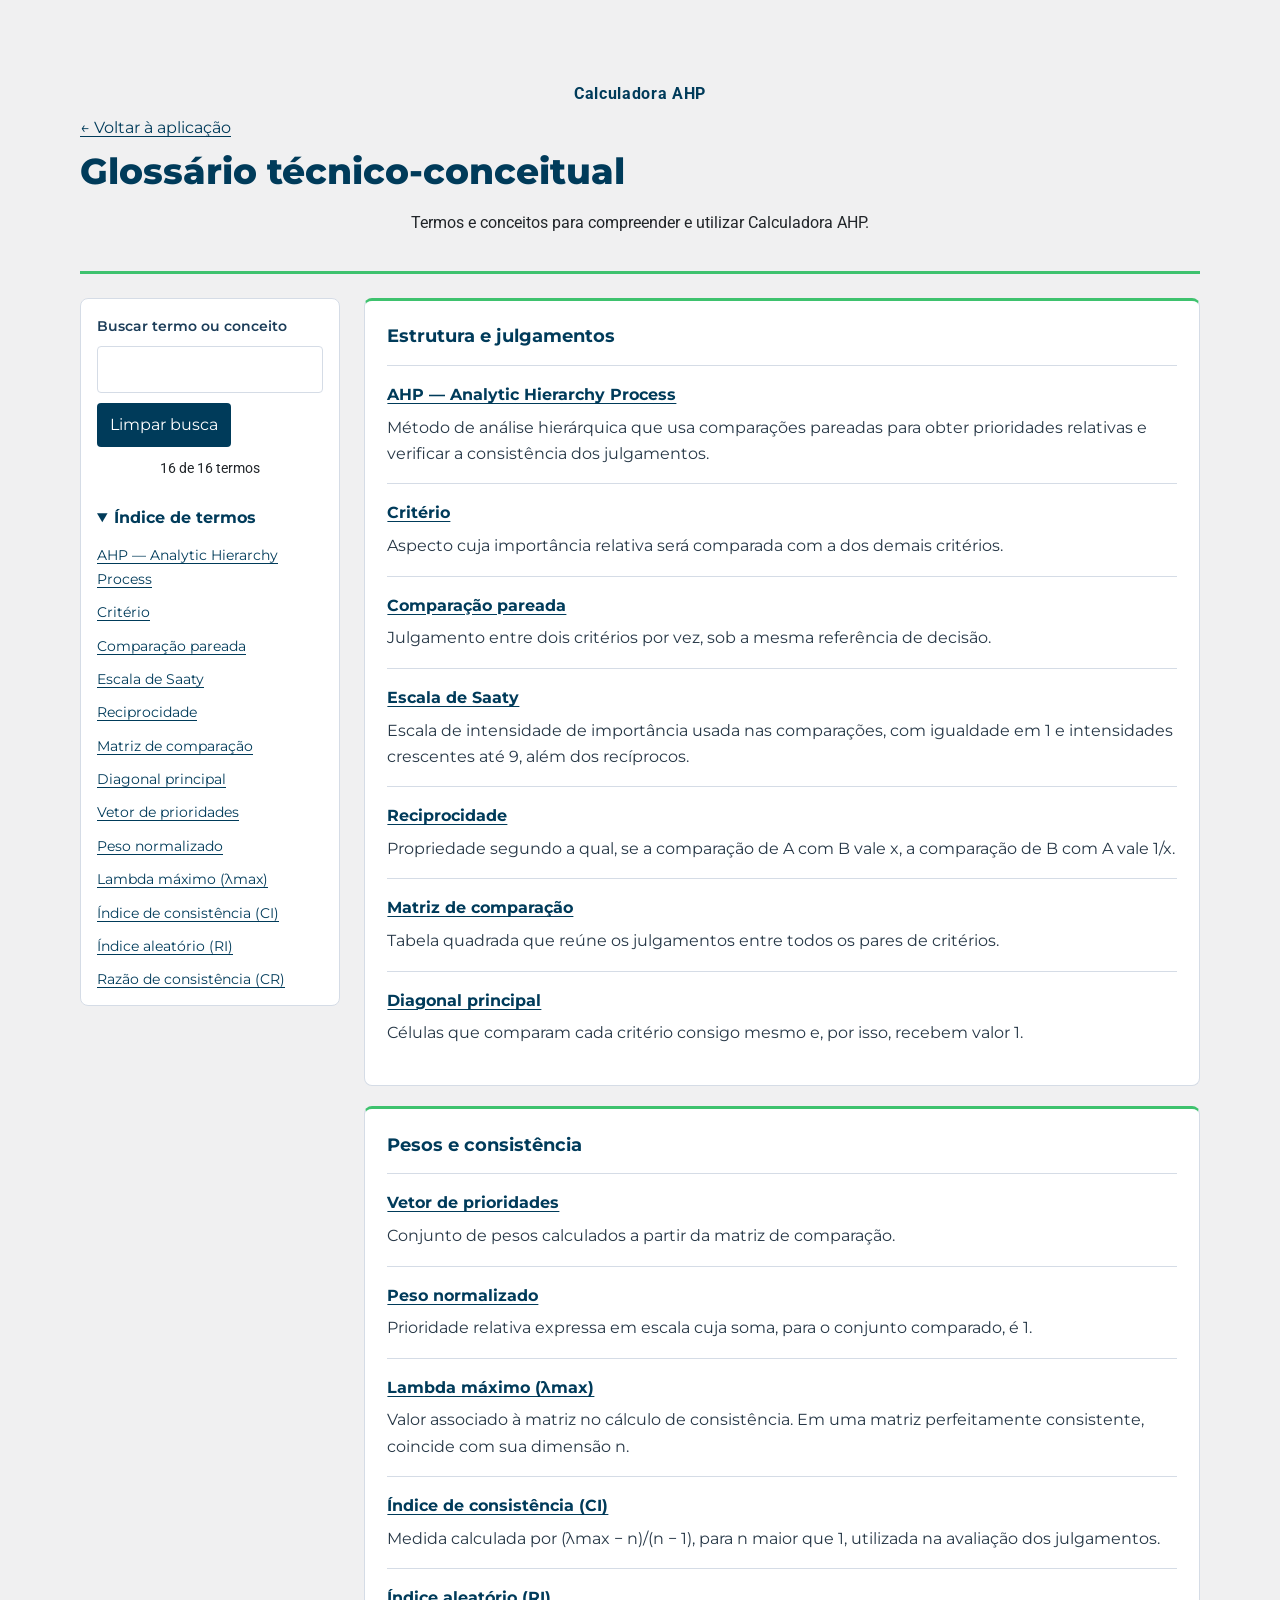
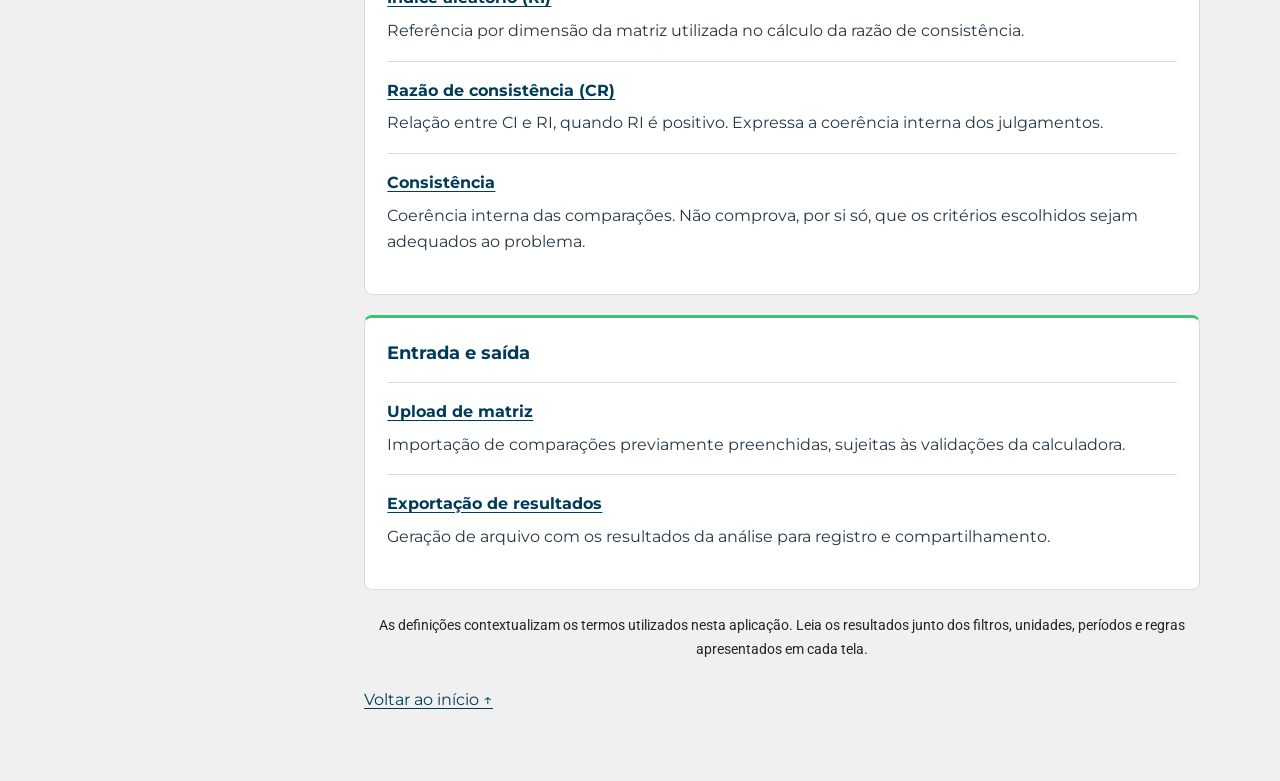
<file: glossario.html>
<!doctype html>
<html lang="pt-BR">
<head>
<meta charset="utf-8">
<meta name="viewport" content="width=device-width,initial-scale=1">
<title>Glossário — Calculadora AHP</title>
<link rel="stylesheet" href="templates_modelo/style_global_reset_base.css">
<link rel="stylesheet" href="templates_modelo/style_template_base_aplicacao.css">
<link rel="stylesheet" href="assets/css/components/style_navbar_public.css">
<link rel="stylesheet" href="sigma-ahp.css">
<style>body.glossary-page {font-family:var(--pli-font-primary);background:var(--sigma-page-background,#eef1f5);}</style>
<style>
.glossary { --gl-primary:var(--pli-deep,#003b5a);--gl-accent:var(--pli-green,#3ec26e);--gl-text:var(--pli-text-main,#263746);--gl-surface:white;--gl-border:var(--pli-border,#d5dce6);--gl-radius:var(--pli-radius-md,8px); }

/* Componentes do glossário: cores e fontes vêm do tema da aplicação. */
body.glossary-page { display:block; width:auto; height:auto; min-height:100vh; overflow:auto; margin:0; padding:0; }
.glossary { box-sizing:border-box; width:calc(100% - 2rem); max-width:1120px; margin:2rem auto; padding:0; line-height:1.65; color:var(--gl-text); }
.glossary *, .glossary *::before, .glossary *::after { box-sizing:border-box; }
.glossary .gl-heading { padding:1.5rem 0; margin:0 0 1.5rem; border-bottom:3px solid var(--gl-accent); background:none; text-align:left; }
.glossary .gl-brand { margin:0 0 .5rem; color:var(--gl-primary); font-weight:700; letter-spacing:.04em; }
.glossary h1 { color:var(--gl-primary); font-size:clamp(1.6rem,4vw,2.25rem); line-height:1.2; margin:.5rem 0 1rem; text-align:left; }
.glossary h2 { color:var(--gl-primary); font-size:1.15rem; line-height:1.4; margin:0 0 1rem; padding:0; border:0; text-align:left; }
.glossary a { color:var(--gl-primary); text-decoration:underline; text-underline-offset:3px; }
.glossary .gl-layout { display:grid; grid-template-columns:260px minmax(0,1fr); gap:1.5rem; align-items:start; }
.glossary .gl-sidebar { position:sticky; top:1rem; background:var(--gl-surface); border:1px solid var(--gl-border); border-radius:var(--gl-radius); padding:1rem; min-width:0; }
.glossary .gl-search { margin:0 0 1rem; display:block; }
.glossary label { display:block; font-weight:600; margin:0 0 .5rem; }
.glossary input { display:block; width:100%; min-height:44px; padding:.6rem; font:inherit; border:1px solid var(--gl-border); border-radius:4px; background:var(--gl-surface); color:var(--gl-text); }
.glossary button { min-height:44px; padding:.5rem .8rem; margin:.6rem 0; font:inherit; cursor:pointer; background:var(--gl-primary); color:white; border:0; border-radius:4px; }
.glossary .gl-count { font-size:.9em; margin:0; }
.glossary summary { cursor:pointer; font-weight:700; color:var(--gl-primary); padding:.5rem 0; }
.glossary .gl-index { max-height:50vh; overflow:auto; background:none; position:static; display:block; padding:0; margin:0; }
.glossary .gl-index a { display:block; padding:.3rem 0; font-size:.9em; }
.glossary .gl-group { padding:1.4rem; margin:0 0 1.25rem; background:var(--gl-surface); border:1px solid var(--gl-border); border-top:3px solid var(--gl-accent); border-radius:var(--gl-radius); box-shadow:none; }
.glossary dl { margin:0; }
.glossary .gl-entry { padding:1rem 0; border-top:1px solid var(--gl-border); scroll-margin-top:1.5rem; overflow-wrap:anywhere; }
.glossary dt { font-weight:700; margin:0 0 .4rem; }
.glossary dd { margin:0; text-align:left; }
.glossary .gl-entry:target { outline:2px solid var(--gl-primary); outline-offset:6px; }
.glossary :focus-visible { outline:3px solid var(--gl-primary); outline-offset:3px; }
.glossary [hidden] { display:none !important; }
.glossary .gl-note { font-size:.9em; margin:1.5rem 0; }
@media(max-width:760px) { .glossary .gl-layout { grid-template-columns:minmax(0,1fr); } .glossary .gl-sidebar { position:static; } .glossary .gl-index { max-height:180px; } .glossary .gl-group { padding:1rem; } }
@media print { .glossary .gl-sidebar, .glossary .gl-back { display:none; } .glossary .gl-layout { display:block; } .glossary .gl-entry { break-inside:avoid; } }

</style>
</head>
<body class="glossary-page">
<main class="glossary" id="glossario">
  <header class="gl-heading">
    <p class="gl-brand">Calculadora AHP</p>
    <a class="gl-back" href="sigma-ahp.html">← Voltar à aplicação</a>
    <h1>Glossário técnico-conceitual</h1>
    <p>Termos e conceitos para compreender e utilizar Calculadora AHP.</p>
  </header>
  <div class="gl-layout">
    <aside class="gl-sidebar" aria-label="Consulta ao glossário">
      <form class="gl-search" role="search" hidden>
        <label for="gl-search">Buscar termo ou conceito</label>
        <input id="gl-search" type="search" autocomplete="off" aria-controls="gl-content">
        <button type="reset">Limpar busca</button>
        <p class="gl-count" role="status" aria-live="polite"></p>
      </form>
      <details open><summary>Índice de termos</summary><nav class="gl-index" aria-label="Termos"><a data-term="termo-ahp-analytic-hierarchy-process" href="#termo-ahp-analytic-hierarchy-process">AHP — Analytic Hierarchy Process</a> <a data-term="termo-criterio" href="#termo-criterio">Critério</a> <a data-term="termo-comparacao-pareada" href="#termo-comparacao-pareada">Comparação pareada</a> <a data-term="termo-escala-de-saaty" href="#termo-escala-de-saaty">Escala de Saaty</a> <a data-term="termo-reciprocidade" href="#termo-reciprocidade">Reciprocidade</a> <a data-term="termo-matriz-de-comparacao" href="#termo-matriz-de-comparacao">Matriz de comparação</a> <a data-term="termo-diagonal-principal" href="#termo-diagonal-principal">Diagonal principal</a> <a data-term="termo-vetor-de-prioridades" href="#termo-vetor-de-prioridades">Vetor de prioridades</a> <a data-term="termo-peso-normalizado" href="#termo-peso-normalizado">Peso normalizado</a> <a data-term="termo-lambda-maximo-max" href="#termo-lambda-maximo-max">Lambda máximo (λmax)</a> <a data-term="termo-indice-de-consistencia-ci" href="#termo-indice-de-consistencia-ci">Índice de consistência (CI)</a> <a data-term="termo-indice-aleatorio-ri" href="#termo-indice-aleatorio-ri">Índice aleatório (RI)</a> <a data-term="termo-razao-de-consistencia-cr" href="#termo-razao-de-consistencia-cr">Razão de consistência (CR)</a> <a data-term="termo-consistencia" href="#termo-consistencia">Consistência</a> <a data-term="termo-upload-de-matriz" href="#termo-upload-de-matriz">Upload de matriz</a> <a data-term="termo-exportacao-de-resultados" href="#termo-exportacao-de-resultados">Exportação de resultados</a></nav></details>
    </aside>
    <div id="gl-content">
      <p class="gl-empty" hidden>Nenhum termo encontrado. Tente outra palavra ou limpe a busca.</p>
      <section class="gl-group"><h2>Estrutura e julgamentos</h2><dl>
<div class="gl-entry" id="termo-ahp-analytic-hierarchy-process" tabindex="-1"><dt><a href="#termo-ahp-analytic-hierarchy-process">AHP — Analytic Hierarchy Process</a></dt><dd>Método de análise hierárquica que usa comparações pareadas para obter prioridades relativas e verificar a consistência dos julgamentos.</dd></div>
<div class="gl-entry" id="termo-criterio" tabindex="-1"><dt><a href="#termo-criterio">Critério</a></dt><dd>Aspecto cuja importância relativa será comparada com a dos demais critérios.</dd></div>
<div class="gl-entry" id="termo-comparacao-pareada" tabindex="-1"><dt><a href="#termo-comparacao-pareada">Comparação pareada</a></dt><dd>Julgamento entre dois critérios por vez, sob a mesma referência de decisão.</dd></div>
<div class="gl-entry" id="termo-escala-de-saaty" tabindex="-1"><dt><a href="#termo-escala-de-saaty">Escala de Saaty</a></dt><dd>Escala de intensidade de importância usada nas comparações, com igualdade em 1 e intensidades crescentes até 9, além dos recíprocos.</dd></div>
<div class="gl-entry" id="termo-reciprocidade" tabindex="-1"><dt><a href="#termo-reciprocidade">Reciprocidade</a></dt><dd>Propriedade segundo a qual, se a comparação de A com B vale x, a comparação de B com A vale 1/x.</dd></div>
<div class="gl-entry" id="termo-matriz-de-comparacao" tabindex="-1"><dt><a href="#termo-matriz-de-comparacao">Matriz de comparação</a></dt><dd>Tabela quadrada que reúne os julgamentos entre todos os pares de critérios.</dd></div>
<div class="gl-entry" id="termo-diagonal-principal" tabindex="-1"><dt><a href="#termo-diagonal-principal">Diagonal principal</a></dt><dd>Células que comparam cada critério consigo mesmo e, por isso, recebem valor 1.</dd></div>
</dl></section><section class="gl-group"><h2>Pesos e consistência</h2><dl>
<div class="gl-entry" id="termo-vetor-de-prioridades" tabindex="-1"><dt><a href="#termo-vetor-de-prioridades">Vetor de prioridades</a></dt><dd>Conjunto de pesos calculados a partir da matriz de comparação.</dd></div>
<div class="gl-entry" id="termo-peso-normalizado" tabindex="-1"><dt><a href="#termo-peso-normalizado">Peso normalizado</a></dt><dd>Prioridade relativa expressa em escala cuja soma, para o conjunto comparado, é 1.</dd></div>
<div class="gl-entry" id="termo-lambda-maximo-max" tabindex="-1"><dt><a href="#termo-lambda-maximo-max">Lambda máximo (λmax)</a></dt><dd>Valor associado à matriz no cálculo de consistência. Em uma matriz perfeitamente consistente, coincide com sua dimensão n.</dd></div>
<div class="gl-entry" id="termo-indice-de-consistencia-ci" tabindex="-1"><dt><a href="#termo-indice-de-consistencia-ci">Índice de consistência (CI)</a></dt><dd>Medida calculada por (λmax − n)/(n − 1), para n maior que 1, utilizada na avaliação dos julgamentos.</dd></div>
<div class="gl-entry" id="termo-indice-aleatorio-ri" tabindex="-1"><dt><a href="#termo-indice-aleatorio-ri">Índice aleatório (RI)</a></dt><dd>Referência por dimensão da matriz utilizada no cálculo da razão de consistência.</dd></div>
<div class="gl-entry" id="termo-razao-de-consistencia-cr" tabindex="-1"><dt><a href="#termo-razao-de-consistencia-cr">Razão de consistência (CR)</a></dt><dd>Relação entre CI e RI, quando RI é positivo. Expressa a coerência interna dos julgamentos.</dd></div>
<div class="gl-entry" id="termo-consistencia" tabindex="-1"><dt><a href="#termo-consistencia">Consistência</a></dt><dd>Coerência interna das comparações. Não comprova, por si só, que os critérios escolhidos sejam adequados ao problema.</dd></div>
</dl></section><section class="gl-group"><h2>Entrada e saída</h2><dl>
<div class="gl-entry" id="termo-upload-de-matriz" tabindex="-1"><dt><a href="#termo-upload-de-matriz">Upload de matriz</a></dt><dd>Importação de comparações previamente preenchidas, sujeitas às validações da calculadora.</dd></div>
<div class="gl-entry" id="termo-exportacao-de-resultados" tabindex="-1"><dt><a href="#termo-exportacao-de-resultados">Exportação de resultados</a></dt><dd>Geração de arquivo com os resultados da análise para registro e compartilhamento.</dd></div>
</dl></section>
      <p class="gl-note">As definições contextualizam os termos utilizados nesta aplicação. Leia os resultados junto dos filtros, unidades, períodos e regras apresentados em cada tela.</p>
      <a href="#glossario">Voltar ao início ↑</a>
    </div>
  </div>
</main>
<script>

(() => {
  const root = document.querySelector('.glossary');
  if (!root) return;
  const form = root.querySelector('.gl-search');
  const input = root.querySelector('#gl-search');
  const normalize = value => value.normalize('NFD').replace(/[\u0300-\u036f]/g, '').toLocaleLowerCase('pt-BR');
  const entries = Array.from(root.querySelectorAll('.gl-entry'), element => ({ element, text: normalize(element.textContent), link: root.querySelector('[data-term="' + element.id + '"]') }));
  const filter = () => {
    const words = normalize(input.value).trim().split(/\s+/).filter(Boolean);
    let visible = 0;
    entries.forEach(({element, text, link}) => { const match = words.every(word => text.includes(word)); element.hidden = !match; link.hidden = !match; if(match) visible++; });
    root.querySelectorAll('.gl-group').forEach(group => { group.hidden = !group.querySelector('.gl-entry:not([hidden])'); });
    root.querySelector('.gl-count').textContent = visible + ' de ' + entries.length + ' termos';
    root.querySelector('.gl-empty').hidden = visible !== 0;
  };
  const reveal = () => {
    let id; try { id = decodeURIComponent(location.hash.slice(1)); } catch { return; }
    const target = document.getElementById(id);
    if (!target || !root.contains(target)) return;
    if (target.closest('[hidden]')) { input.value = ''; filter(); }
    target.scrollIntoView({block:'start'});
  };
  form.addEventListener('submit', event => event.preventDefault());
  form.addEventListener('reset', event => { event.preventDefault(); input.value = ''; filter(); input.focus(); });
  input.addEventListener('input', filter);
  window.addEventListener('hashchange', reveal);
  form.hidden = false; filter(); reveal();
})();

</script>
</body>
</html>
</file>
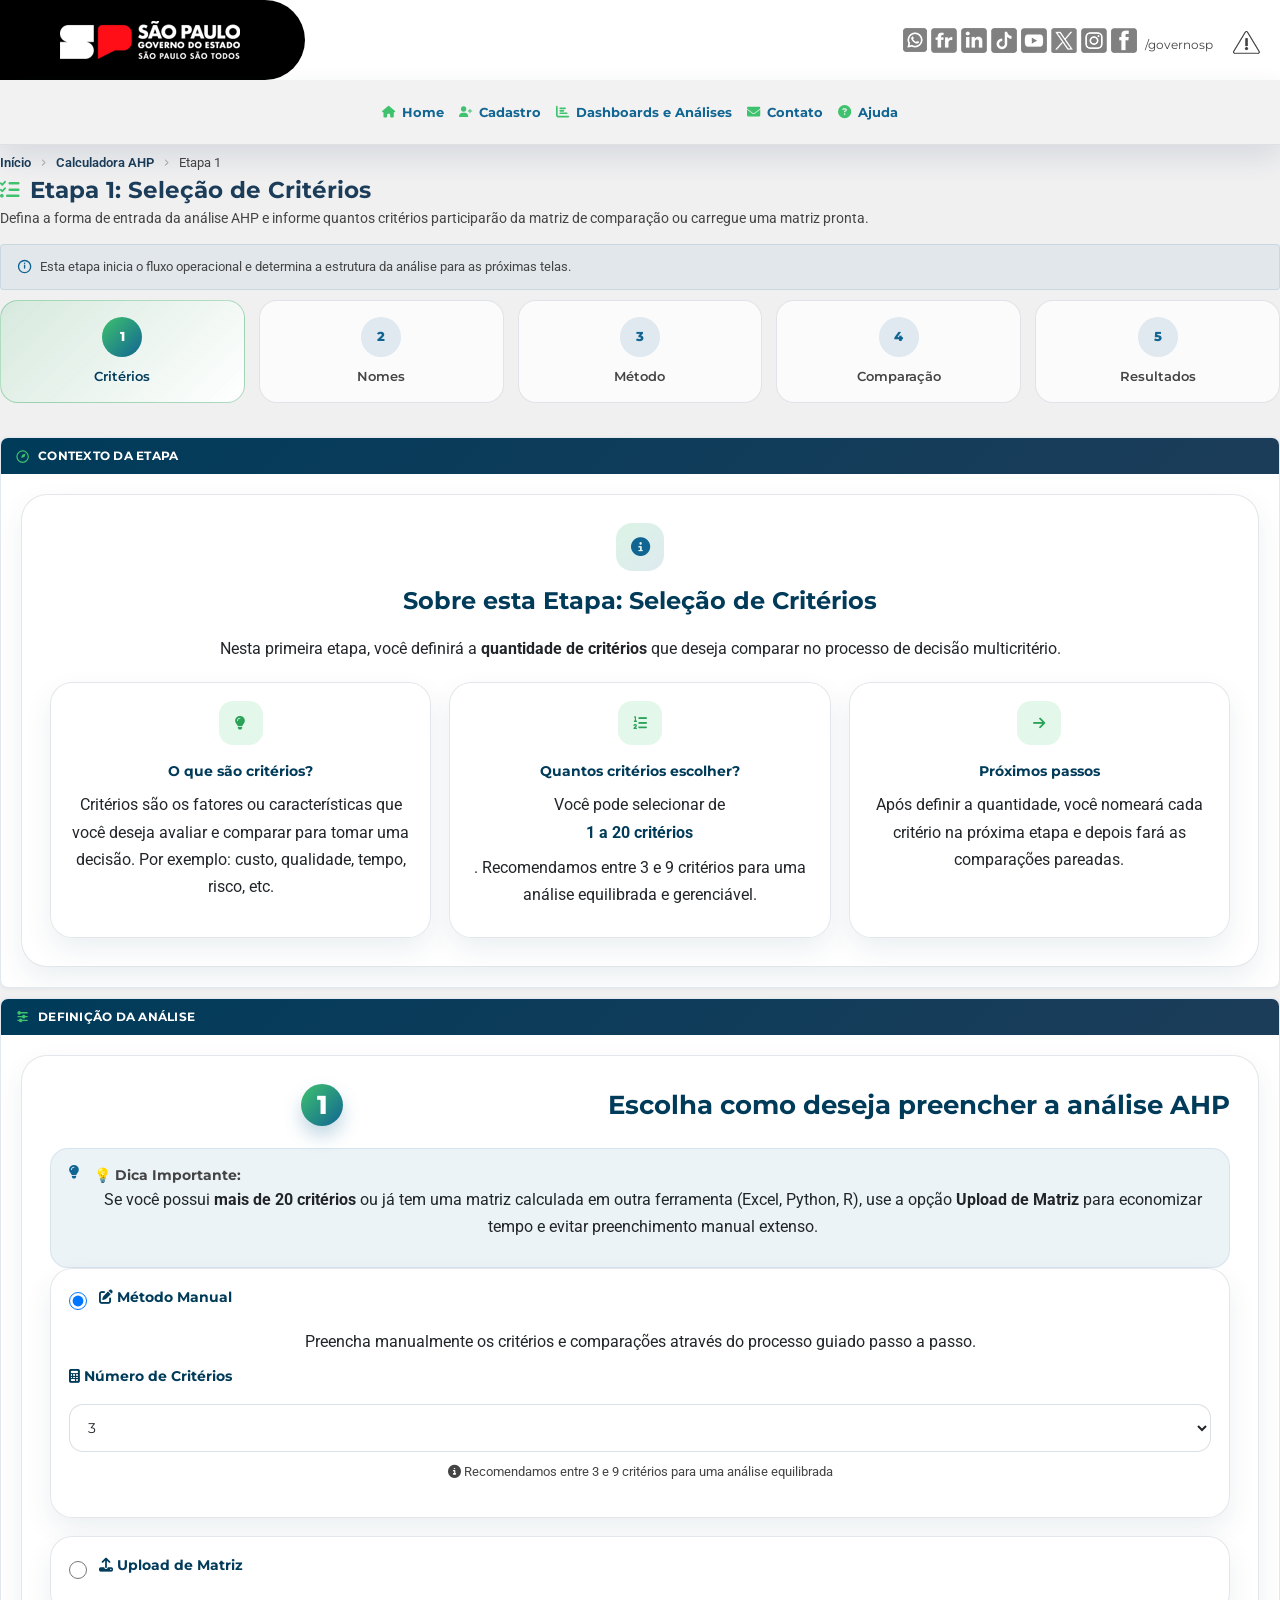
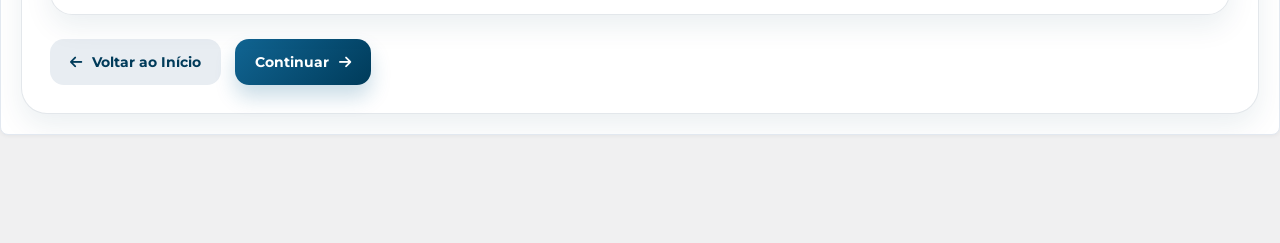
<file: step1-criterios.html>
<!DOCTYPE html>
<html lang="pt-BR">
<head>
    <meta charset="UTF-8">
    <meta name="viewport" content="width=device-width, initial-scale=1.0">
    <title>Etapa 1: Seleção de Critérios - SIGMA AHP</title>
    <link id="fontawesomeStylesheet" rel="stylesheet" href="https://cdnjs.cloudflare.com/ajax/libs/font-awesome/6.5.2/css/all.min.css" data-fallback-href="https://cdnjs.cloudflare.com/ajax/libs/font-awesome/6.5.2/css/all.min.css">
    <link rel="stylesheet" href="assets/govsp/css/top-padrao-govsp-v2.min.css">
    <link rel="stylesheet" href="assets/govsp/css/rodape-padrao-govsp.min.css">
    <link rel="stylesheet" href="templates_modelo/style_global_reset_base.css">
    <link rel="stylesheet" href="templates_modelo/style_template_base_aplicacao.css">
    <link rel="stylesheet" href="sigma-ahp.css">
</head>
<body class="cadastro-page app-template-page ahp-app vw-page preview-sticky-footer">
    <div id="cabecalho-fragment-anchor"></div>
    <main class="sigma-main ahp-main">
        <div class="cf-main ahp-shell">
            <header class="vw-header">
                <div class="vw-header__left">
                    <nav class="vw-breadcrumb" aria-label="Breadcrumb">
                        <a href="sigma-ahp.html">Início</a>
                        <svg class="app-template-inline-icon app-template-inline-icon--crumb" viewBox="0 0 16 16" aria-hidden="true"><use href="templates_modelo/app_template_icon_sprite.svg#app-icon-chevron-right"></use></svg>
                        <a href="sigma-ahp.html">Calculadora AHP</a>
                        <svg class="app-template-inline-icon app-template-inline-icon--crumb" viewBox="0 0 16 16" aria-hidden="true"><use href="templates_modelo/app_template_icon_sprite.svg#app-icon-chevron-right"></use></svg>
                        <span>Etapa 1</span>
                    </nav>
                    <h1 class="vw-header__title"><i class="fas fa-list-check app-template-title-icon" aria-hidden="true"></i>Etapa 1: Seleção de Critérios</h1>
                    <p class="vw-header__desc">Defina a forma de entrada da análise AHP e informe quantos critérios participarão da matriz de comparação ou carregue uma matriz pronta.</p>
                </div>
            </header>

            <p class="cf-info-note"><svg class="app-template-inline-icon app-template-inline-icon--info" viewBox="0 0 20 20" aria-hidden="true"><use href="templates_modelo/app_template_icon_sprite.svg#app-icon-info"></use></svg>Esta etapa inicia o fluxo operacional e determina a estrutura da análise para as próximas telas.</p>

            <div class="progress-container"><div class="progress-bar"><div class="progress-step active"><div class="progress-circle">1</div><span>Critérios</span></div><div class="progress-step"><div class="progress-circle">2</div><span>Nomes</span></div><div class="progress-step"><div class="progress-circle">3</div><span>Método</span></div><div class="progress-step"><div class="progress-circle">4</div><span>Comparação</span></div><div class="progress-step"><div class="progress-circle">5</div><span>Resultados</span></div></div></div>

            <section class="cf-section">
                <div class="cf-section__header"><svg class="app-template-inline-icon app-template-inline-icon--section" viewBox="0 0 20 20" aria-hidden="true"><use href="templates_modelo/app_template_icon_sprite.svg#app-icon-compass"></use></svg><span>Contexto da Etapa</span></div>
                <div class="cf-section__body">
                    <section class="ahp-section info-card"><div class="info-card-header"><i class="fas fa-info-circle"></i><h2>Sobre esta Etapa: Seleção de Critérios</h2></div><div class="info-card-content"><p>Nesta primeira etapa, você definirá a <strong>quantidade de critérios</strong> que deseja comparar no processo de decisão multicritério.</p><div class="info-highlights"><div class="info-item"><i class="fas fa-lightbulb"></i><div><strong>O que são critérios?</strong><p>Critérios são os fatores ou características que você deseja avaliar e comparar para tomar uma decisão. Por exemplo: custo, qualidade, tempo, risco, etc.</p></div></div><div class="info-item"><i class="fas fa-list-ol"></i><div><strong>Quantos critérios escolher?</strong><p>Você pode selecionar de <strong>1 a 20 critérios</strong>. Recomendamos entre 3 e 9 critérios para uma análise equilibrada e gerenciável.</p></div></div><div class="info-item"><i class="fas fa-arrow-right"></i><div><strong>Próximos passos</strong><p>Após definir a quantidade, você nomeará cada critério na próxima etapa e depois fará as comparações pareadas.</p></div></div></div></div></section>
                </div>
            </section>

            <section class="cf-section">
                <div class="cf-section__header"><svg class="app-template-inline-icon app-template-inline-icon--section" viewBox="0 0 20 20" aria-hidden="true"><use href="templates_modelo/app_template_icon_sprite.svg#app-icon-sliders"></use></svg><span>Definição da Análise</span></div>
                <div class="cf-section__body">
                    <section class="ahp-section"><h2 class="step-title"><span class="step-number">1</span>Escolha como deseja preencher a análise AHP</h2><div class="recommendation-box"><i class="fas fa-lightbulb"></i><div><strong>💡 Dica Importante:</strong><p>Se você possui <strong>mais de 20 critérios</strong> ou já tem uma matriz calculada em outra ferramenta (Excel, Python, R), use a opção <strong>Upload de Matriz</strong> para economizar tempo e evitar preenchimento manual extenso.</p></div></div><div class="method-choice-card"><div class="method-choice-header"><input type="radio" id="method-manual" name="input-method" value="manual" checked onchange="toggleInputMethod()"><label for="method-manual"><i class="fas fa-edit"></i> <strong>Método Manual</strong></label></div><div id="manual-method-content" class="method-content"><p>Preencha manualmente os critérios e comparações através do processo guiado passo a passo.</p><div class="c-form-group"><label for="criteria-count" class="c-form-label"><i class="fas fa-calculator"></i> Número de Critérios</label><select id="criteria-count" class="c-form-control" title="Selecione a quantidade de critérios"><option value="1">1</option><option value="2">2</option><option value="3" selected>3</option><option value="4">4</option><option value="5">5</option><option value="6">6</option><option value="7">7</option><option value="8">8</option><option value="9">9</option><option value="10">10</option><option value="11">11</option><option value="12">12</option><option value="13">13</option><option value="14">14</option><option value="15">15</option><option value="16">16</option><option value="17">17</option><option value="18">18</option><option value="19">19</option><option value="20">20</option></select><small class="form-help"><i class="fas fa-info-circle"></i> Recomendamos entre 3 e 9 critérios para uma análise equilibrada</small></div></div></div><div class="method-choice-card"><div class="method-choice-header"><input type="radio" id="method-upload" name="input-method" value="upload" onchange="toggleInputMethod()"><label for="method-upload"><i class="fas fa-upload"></i> <strong>Upload de Matriz</strong></label></div><div id="upload-method-content" class="method-content method-content--hidden"><p>Faça o upload de uma matriz de comparação pareada previamente preenchida.</p><div class="upload-steps"><div class="upload-step"><div class="step-number-badge">1</div><div class="step-content"><strong>Baixe o modelo</strong><p>Escolha o formato de arquivo que preferir:</p><div class="template-buttons"><button onclick="downloadMatrixTemplate('csv')" class="c-btn c-btn--outline"><i class="fas fa-file-csv"></i> Baixar Modelo CSV</button><button onclick="downloadMatrixTemplate('json')" class="c-btn c-btn--outline"><i class="fas fa-file-code"></i> Baixar Modelo JSON</button></div></div></div><div class="upload-step"><div class="step-number-badge">2</div><div class="step-content"><strong>Preencha a matriz</strong><p>Edite o arquivo baixado com suas comparações pareadas usando a escala de Saaty (1-9).</p><div class="info-box"><i class="fas fa-info-circle"></i><div><strong>Formato esperado:</strong><ul class="info-list"><li>CSV: Matriz quadrada com nomes dos critérios na primeira linha/coluna</li><li>JSON: Objeto com arrays criteria e matrix (matriz quadrada)</li></ul></div></div></div></div><div class="upload-step"><div class="step-number-badge">3</div><div class="step-content"><strong>Faça o upload</strong><p>Selecione o arquivo preenchido para processar:</p><div class="upload-area"><label for="matrix-file-input" class="visually-hidden">Selecionar arquivo de matriz AHP (CSV ou JSON)</label><input type="file" id="matrix-file-input" accept=".csv,.json" onchange="handleFileSelect(event)" class="hidden-file-input" title="Selecionar arquivo de matriz AHP em formato CSV ou JSON"><button onclick="document.getElementById('matrix-file-input').click()" class="c-btn c-btn--secondary"><i class="fas fa-folder-open"></i> Selecionar Arquivo</button><div id="file-info" class="file-info"></div></div></div></div></div></div></div><div class="c-form-actions"><a href="sigma-ahp.html" class="c-btn c-btn--secondary"><i class="fas fa-arrow-left c-btn__icon"></i>Voltar ao Início</a><button id="continue-btn" onclick="processCriteriaCount()" class="c-btn c-btn--primary">Continuar<i class="fas fa-arrow-right c-btn__icon c-btn__icon--right"></i></button></div></section>
                </div>
            </section>
        </div>
    </main>
    <script>
        (function () {
            function injectCabecalho() {
                var anchor = document.getElementById('cabecalho-fragment-anchor');
                if (!anchor) {
                    return;
                }

                fetch('cabecalho_fragment.html', { cache: 'no-store' })
                    .then(function (response) {
                        if (!response.ok) {
                            throw new Error('Falha ao carregar cabecalho_fragment.html');
                        }
                        return response.text();
                    })
                    .then(function (html) {
                        var template = document.createElement('template');
                        template.innerHTML = html;

                        template.content.querySelectorAll('script').forEach(function (oldScript) {
                            var newScript = document.createElement('script');

                            Array.prototype.forEach.call(oldScript.attributes, function (attribute) {
                                newScript.setAttribute(attribute.name, attribute.value);
                            });

                            newScript.textContent = oldScript.textContent;
                            oldScript.parentNode.replaceChild(newScript, oldScript);
                        });

                        anchor.replaceWith(template.content);
                    })
                    .catch(function (error) {
                        console.error(error);
                    });
            }

            if (document.readyState === 'loading') {
                document.addEventListener('DOMContentLoaded', injectCabecalho);
            } else {
                injectCabecalho();
            }
        }());
    </script><script src="assets/govsp/js/script-top-v2.js"></script><script src="templates_modelo/script_template_base_aplicacao.js"></script><script src="js/script.js"></script><script>let uploadedMatrixData = null;function toggleInputMethod(){const manualRadio=document.getElementById('method-manual');const uploadRadio=document.getElementById('method-upload');const manualContent=document.getElementById('manual-method-content');const uploadContent=document.getElementById('upload-method-content');const continueBtn=document.getElementById('continue-btn');if(manualRadio.checked){manualContent.style.display='block';uploadContent.style.display='none';continueBtn.textContent='Continuar';continueBtn.innerHTML='Continuar<i class="fas fa-arrow-right c-btn__icon c-btn__icon--right"></i>';continueBtn.onclick=processCriteriaCount;}else if(uploadRadio.checked){manualContent.style.display='none';uploadContent.style.display='block';continueBtn.textContent='Processar Matriz';continueBtn.innerHTML='<i class="fas fa-check c-btn__icon"></i>Processar Matriz';continueBtn.onclick=processUploadedMatrix;}}function downloadMatrixTemplate(format){const sampleCriteria=['Critério 1','Critério 2','Critério 3'];const sampleMatrix=[[1,1,1],[1,1,1],[1,1,1]];if(format==='csv'){let csvContent=','+sampleCriteria.join(',')+'\n';for(let i=0;i<sampleCriteria.length;i++){let row=sampleCriteria[i];for(let j=0;j<sampleMatrix[i].length;j++){row+=','+sampleMatrix[i][j];}csvContent+=row+'\n';}csvContent+='\n# INSTRUÇÕES:\n';csvContent+='# 1. Mantenha a primeira linha (nomes dos critérios) e primeira coluna\n';csvContent+='# 2. Substitua os valores 1 pelas suas comparações usando a escala de Saaty (1-9)\n';csvContent+='# 3. Diagonal principal deve sempre ser 1\n';csvContent+='# 4. Para cada par (i,j), se você preencher valor X, o par (j,i) será automaticamente 1/X\n';csvContent+='# 5. Escala: 1=Igual, 3=Moderado, 5=Forte, 7=Muito forte, 9=Extremo (valores pares são intermediários)\n';const blob=new Blob([csvContent],{type:'text/csv;charset=utf-8;'});const url=URL.createObjectURL(blob);const link=document.createElement('a');link.href=url;link.download='modelo_matriz_ahp.csv';link.click();URL.revokeObjectURL(url);showNotification('Modelo CSV baixado com sucesso!','success');}else if(format==='json'){const templateData={criteria:sampleCriteria,matrix:sampleMatrix,instructions:{step1:'Edite o array criteria com os nomes dos seus critérios',step2:'Ajuste o tamanho da matriz matrix conforme o número de critérios',step3:'Preencha a matriz usando a escala de Saaty (1-9)',scale:'1=Igual, 3=Moderado, 5=Forte, 7=Muito forte, 9=Extremo',note:'A diagonal principal deve sempre ser 1. Para cada par (i,j), o valor (j,i) será automaticamente calculado como 1/valor(i,j)'}};const jsonContent=JSON.stringify(templateData,null,2);const blob=new Blob([jsonContent],{type:'application/json;charset=utf-8;'});const url=URL.createObjectURL(blob);const link=document.createElement('a');link.href=url;link.download='modelo_matriz_ahp.json';link.click();URL.revokeObjectURL(url);showNotification('Modelo JSON baixado com sucesso!','success');}}function handleFileSelect(event){const file=event.target.files[0];const fileInfo=document.getElementById('file-info');if(!file){fileInfo.innerHTML='';uploadedMatrixData=null;return;}const fileName=file.name;const fileSize=(file.size/1024).toFixed(2)+' KB';const fileExtension=fileName.split('.').pop().toLowerCase();fileInfo.innerHTML=`<div class="selected-file"><i class="fas fa-file-alt"></i><div><strong>${fileName}</strong><small>${fileSize}</small></div></div>`;const reader=new FileReader();reader.onload=function(e){try{const content=e.target.result;if(fileExtension==='csv'){uploadedMatrixData=parseCSVMatrix(content);}else if(fileExtension==='json'){uploadedMatrixData=parseJSONMatrix(content);}else{throw new Error('Formato de arquivo não suportado. Use CSV ou JSON.');}if(uploadedMatrixData){showNotification('Arquivo carregado com sucesso! Clique em Processar Matriz para continuar.','success');}}catch(error){showNotification('Erro ao ler arquivo: '+error.message,'error');uploadedMatrixData=null;}};reader.onerror=function(){showNotification('Erro ao ler o arquivo.','error');uploadedMatrixData=null;};reader.readAsText(file);}function parseCSVMatrix(content){const lines=content.split('\n').filter(line=>line.trim()&&!line.trim().startsWith('#'));if(lines.length<2){throw new Error('Arquivo CSV inválido: muito poucas linhas.');}const headerLine=lines[0].split(',').map(s=>s.trim()).filter(s=>s);const criteria=headerLine.slice(1);const matrix=[];for(let i=1;i<lines.length&&i<=criteria.length;i++){const parts=lines[i].split(',').map(s=>s.trim());const row=[];for(let j=1;j<parts.length&&j<=criteria.length;j++){const value=parseFloat(parts[j]);if(isNaN(value)){throw new Error(`Valor inválido na linha ${i}, coluna ${j}: ${parts[j]}`);}row.push(value);}if(row.length===criteria.length){matrix.push(row);}}if(matrix.length!==criteria.length){throw new Error(`Matriz não é quadrada. Critérios: ${criteria.length}, Linhas: ${matrix.length}`);}validateMatrix(criteria,matrix);return{criteria,matrix};}function parseJSONMatrix(content){const data=JSON.parse(content);if(!data.criteria||!Array.isArray(data.criteria)){throw new Error('JSON inválido: propriedade criteria não encontrada ou não é um array.');}if(!data.matrix||!Array.isArray(data.matrix)){throw new Error('JSON inválido: propriedade matrix não encontrada ou não é um array.');}const criteria=data.criteria;const matrix=data.matrix;if(matrix.length!==criteria.length){throw new Error(`Matriz não é quadrada. Critérios: ${criteria.length}, Linhas: ${matrix.length}`);}for(let i=0;i<matrix.length;i++){if(!Array.isArray(matrix[i])||matrix[i].length!==criteria.length){throw new Error(`Linha ${i+1} da matriz tem tamanho incorreto.`);}}validateMatrix(criteria,matrix);return{criteria,matrix};}function validateMatrix(criteria,matrix){const n=criteria.length;for(let i=0;i<n;i++){if(matrix[i][i]!==1){throw new Error(`Diagonal principal inválida na posição [${i+1},${i+1}]. Deve ser 1, encontrado: ${matrix[i][i]}`);}}for(let i=0;i<n;i++){for(let j=i+1;j<n;j++){const value=matrix[i][j];const reciprocal=matrix[j][i];const expectedReciprocal=1/value;if(Math.abs(reciprocal-expectedReciprocal)>0.01){console.warn(`Aviso: Reciprocidade não exata em [${i+1},${j+1}]. Valor: ${value}, Recíproco esperado: ${expectedReciprocal}, Encontrado: ${reciprocal}`);}}}return true;}function processUploadedMatrix(){if(!uploadedMatrixData){showNotification('Por favor, selecione um arquivo de matriz primeiro.','error');return;}try{const{criteria,matrix}=uploadedMatrixData;localStorage.setItem('ahp_criteriaCount',criteria.length);localStorage.setItem('ahp_criteria',JSON.stringify(criteria));localStorage.setItem('ahp_uploadedMatrix',JSON.stringify(matrix));localStorage.setItem('ahp_inputMethod','upload');showNotification('Processando matriz e calculando resultados...','info');setTimeout(()=>{window.location.href='step5-resultados.html';},1000);}catch(error){showNotification('Erro ao processar matriz: '+error.message,'error');}}function processCriteriaCount(){const countSelect=document.getElementById('criteria-count');const criteriaCount=parseInt(countSelect.value,10);localStorage.removeItem('ahp_uploadedMatrix');localStorage.setItem('ahp_inputMethod','manual');localStorage.setItem('ahp_criteriaCount',criteriaCount);window.location.href='step2-nomes.html';}function showNotification(message,type){const notificationDiv=document.createElement('div');notificationDiv.className=`notification notification-${type}`;notificationDiv.innerHTML=`<i class="fas fa-${type==='success'?'check-circle':type==='error'?'exclamation-circle':'info-circle'}"></i><span>${message}</span>`;document.body.appendChild(notificationDiv);setTimeout(()=>{notificationDiv.style.animation='slideOut 0.3s ease-out';setTimeout(()=>notificationDiv.remove(),300);},4000);}document.addEventListener('DOMContentLoaded',function(){const savedCount=localStorage.getItem('ahp_criteriaCount');if(savedCount){document.getElementById('criteria-count').value=savedCount;}const savedMethod=localStorage.getItem('ahp_inputMethod');if(savedMethod==='upload'){document.getElementById('method-upload').checked=true;toggleInputMethod();}});</script>
</body>
</html>
</file>
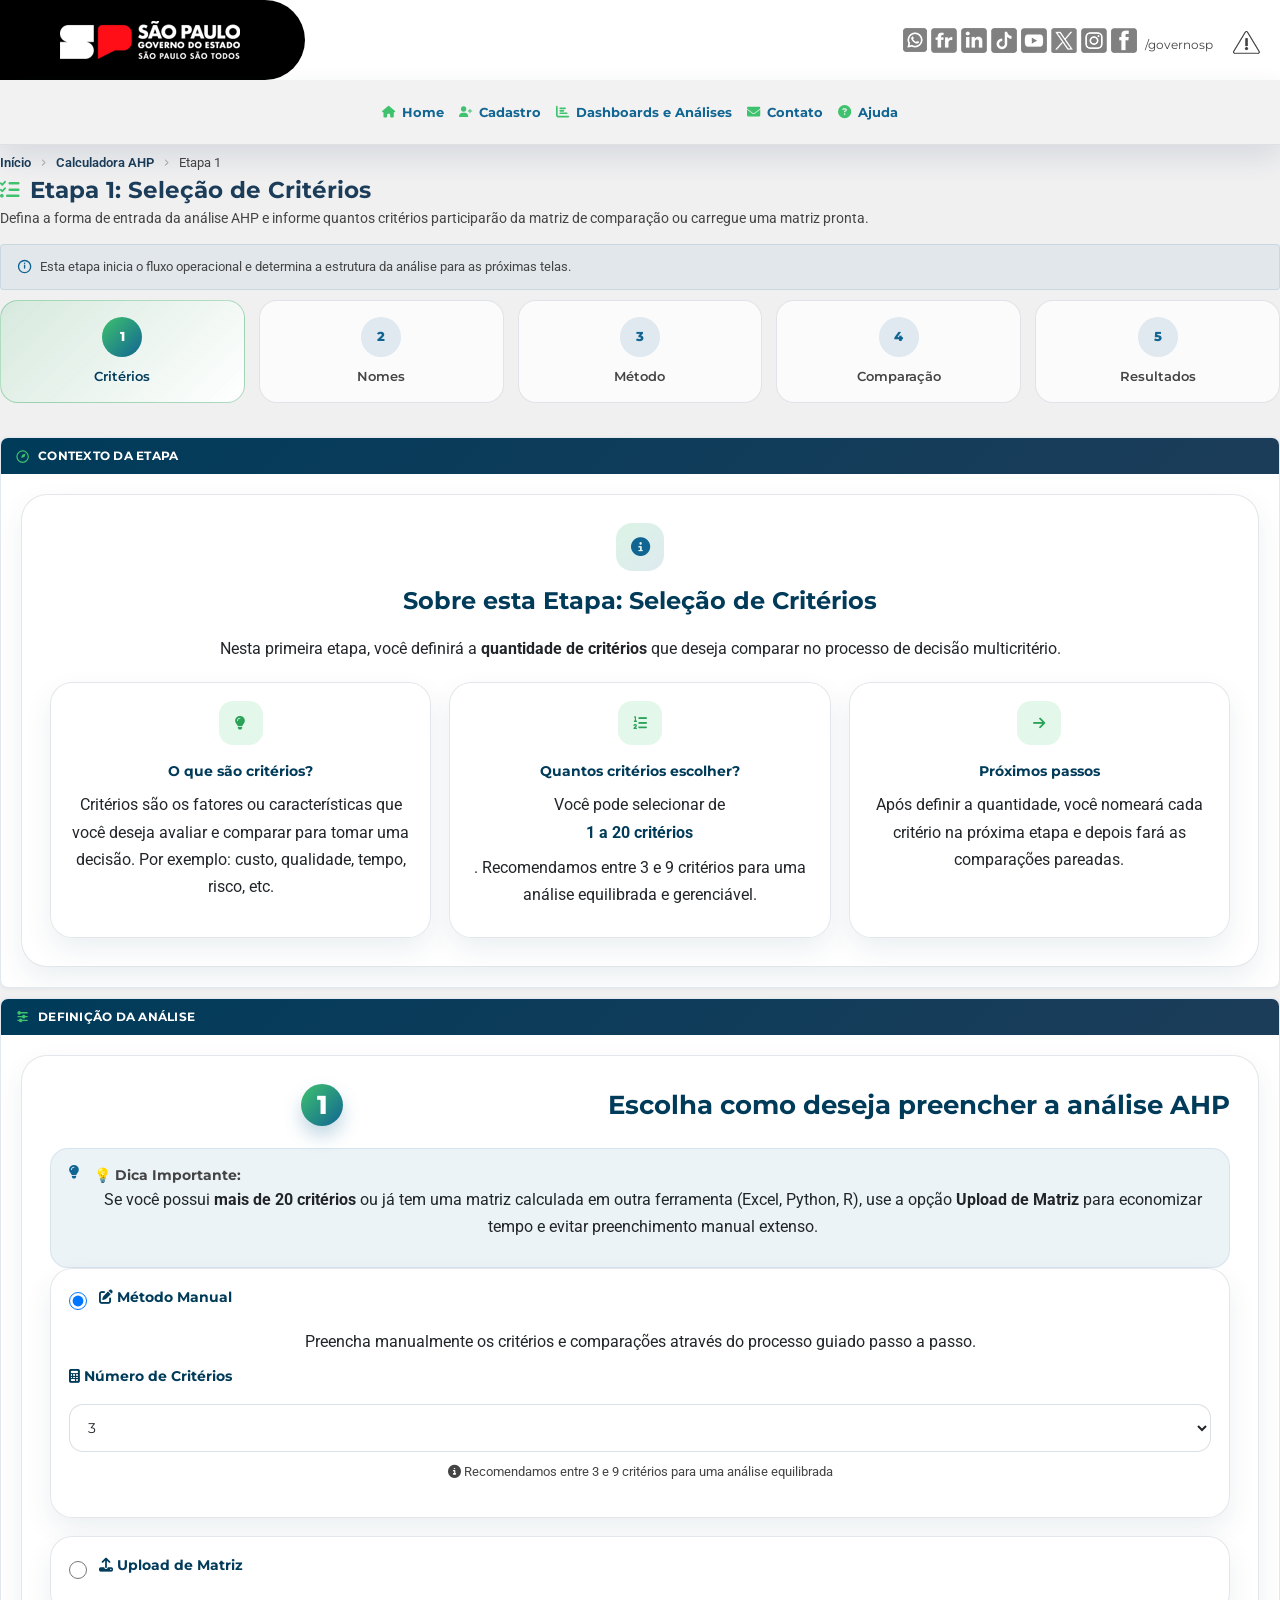
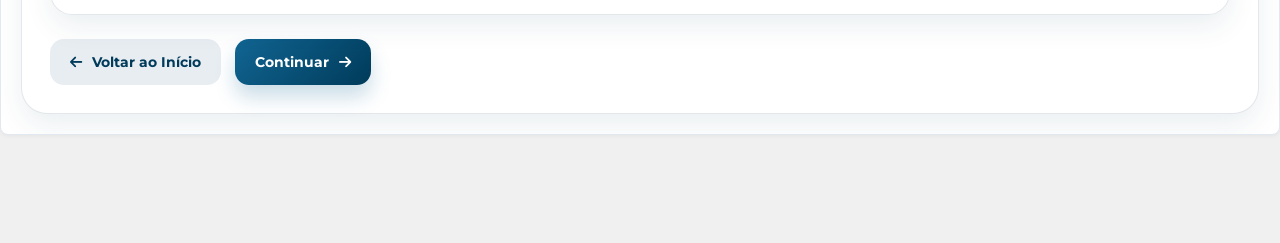
<file: step2-nomes.html>
<!DOCTYPE html>
<html lang="pt-BR">
<head>
    <meta charset="UTF-8">
    <meta name="viewport" content="width=device-width, initial-scale=1.0">
    <title>Etapa 2: Nomear Critérios - SIGMA AHP</title>
    <link id="fontawesomeStylesheet" rel="stylesheet" href="https://cdnjs.cloudflare.com/ajax/libs/font-awesome/6.5.2/css/all.min.css" data-fallback-href="https://cdnjs.cloudflare.com/ajax/libs/font-awesome/6.5.2/css/all.min.css">
    <link rel="stylesheet" href="assets/govsp/css/top-padrao-govsp-v2.min.css">
    <link rel="stylesheet" href="assets/govsp/css/rodape-padrao-govsp.min.css">
    <link rel="stylesheet" href="templates_modelo/style_global_reset_base.css">
    <link rel="stylesheet" href="templates_modelo/style_template_base_aplicacao.css">
    <link rel="stylesheet" href="sigma-ahp.css">
</head>
<body class="cadastro-page app-template-page ahp-app vw-page preview-sticky-footer">
    <div id="cabecalho-fragment-anchor"></div>
    <main class="sigma-main ahp-main">
        <div class="cf-main ahp-shell">
            <header class="vw-header">
                <div class="vw-header__left">
                    <nav class="vw-breadcrumb" aria-label="Breadcrumb">
                        <a href="sigma-ahp.html">Início</a>
                        <svg class="app-template-inline-icon app-template-inline-icon--crumb" viewBox="0 0 16 16" aria-hidden="true"><use href="templates_modelo/app_template_icon_sprite.svg#app-icon-chevron-right"></use></svg>
                        <a href="step1-criterios.html">Etapa 1</a>
                        <svg class="app-template-inline-icon app-template-inline-icon--crumb" viewBox="0 0 16 16" aria-hidden="true"><use href="templates_modelo/app_template_icon_sprite.svg#app-icon-chevron-right"></use></svg>
                        <span>Etapa 2</span>
                    </nav>
                    <h1 class="vw-header__title"><i class="fas fa-tags app-template-title-icon" aria-hidden="true"></i>Etapa 2: Nomear Critérios</h1>
                    <p class="vw-header__desc">Atribua nomes claros, distintos e operacionais para cada critério que será comparado ao longo da matriz AHP.</p>
                </div>
            </header>

            <p class="cf-info-note"><svg class="app-template-inline-icon app-template-inline-icon--info" viewBox="0 0 20 20" aria-hidden="true"><use href="templates_modelo/app_template_icon_sprite.svg#app-icon-info"></use></svg>Nomes bem definidos tornam a leitura da matriz e dos resultados mais objetiva e evitam ambiguidades nas comparações.</p>

            <div class="progress-container"><div class="progress-bar"><div class="progress-step completed"><div class="progress-circle">1</div><span>Critérios</span></div><div class="progress-step active"><div class="progress-circle">2</div><span>Nomes</span></div><div class="progress-step"><div class="progress-circle">3</div><span>Método</span></div><div class="progress-step"><div class="progress-circle">4</div><span>Comparação</span></div><div class="progress-step"><div class="progress-circle">5</div><span>Resultados</span></div></div></div>

            <section class="cf-section">
                <div class="cf-section__header"><svg class="app-template-inline-icon app-template-inline-icon--section" viewBox="0 0 20 20" aria-hidden="true"><use href="templates_modelo/app_template_icon_sprite.svg#app-icon-compass"></use></svg><span>Contexto da Etapa</span></div>
                <div class="cf-section__body">
                    <section class="ahp-section info-card"><div class="info-card-header"><i class="fas fa-info-circle"></i><h2>Sobre esta Etapa: Nomear Critérios</h2></div><div class="info-card-content"><p>Agora você irá <strong>atribuir nomes descritivos</strong> para cada um dos critérios que serão comparados no processo de decisão.</p><div class="info-highlights"><div class="info-item"><i class="fas fa-tag"></i><div><strong>Nomes claros e específicos</strong><p>Use termos que reflitam exatamente o que cada critério representa. Por exemplo: Custo Total, Qualidade do Produto, Prazo de Entrega.</p></div></div><div class="info-item"><i class="fas fa-spell-check"></i><div><strong>Evite ambiguidades</strong><p>Escolha nomes que não deixem dúvidas sobre o que está sendo avaliado. Nomes genéricos podem confundir na hora da comparação.</p></div></div><div class="info-item"><i class="fas fa-arrow-right"></i><div><strong>Próximos passos</strong><p>Após nomear todos os critérios, você escolherá o método de comparação, matriz direta ou formulário guiado.</p></div></div></div></div></section>
                </div>
            </section>

            <section class="cf-section">
                <div class="cf-section__header"><svg class="app-template-inline-icon app-template-inline-icon--section" viewBox="0 0 20 20" aria-hidden="true"><use href="templates_modelo/app_template_icon_sprite.svg#app-icon-sliders"></use></svg><span>Cadastro dos Nomes</span></div>
                <div class="cf-section__body">
                    <section class="ahp-section"><h2 class="step-title"><span class="step-number">2</span>Digite os nomes dos critérios</h2><div id="criteriaInputs" class="criteria-inputs"></div><div class="c-form-actions"><a href="step1-criterios.html" class="c-btn c-btn--secondary"><i class="fas fa-arrow-left c-btn__icon"></i>Voltar</a><button onclick="processCriteriaNames()" class="c-btn c-btn--primary">Continuar<i class="fas fa-arrow-right c-btn__icon c-btn__icon--right"></i></button></div></section>
                </div>
            </section>
        </div>
    </main>
    <script>
        (function () {
            function injectCabecalho() {
                var anchor = document.getElementById('cabecalho-fragment-anchor');
                if (!anchor) {
                    return;
                }

                fetch('cabecalho_fragment.html', { cache: 'no-store' })
                    .then(function (response) {
                        if (!response.ok) {
                            throw new Error('Falha ao carregar cabecalho_fragment.html');
                        }
                        return response.text();
                    })
                    .then(function (html) {
                        var template = document.createElement('template');
                        template.innerHTML = html;

                        template.content.querySelectorAll('script').forEach(function (oldScript) {
                            var newScript = document.createElement('script');

                            Array.prototype.forEach.call(oldScript.attributes, function (attribute) {
                                newScript.setAttribute(attribute.name, attribute.value);
                            });

                            newScript.textContent = oldScript.textContent;
                            oldScript.parentNode.replaceChild(newScript, oldScript);
                        });

                        anchor.replaceWith(template.content);
                    })
                    .catch(function (error) {
                        console.error(error);
                    });
            }

            if (document.readyState === 'loading') {
                document.addEventListener('DOMContentLoaded', injectCabecalho);
            } else {
                injectCabecalho();
            }
        }());
    </script><script src="assets/govsp/js/script-top-v2.js"></script><script src="templates_modelo/script_template_base_aplicacao.js"></script><script src="js/script.js"></script><script>document.addEventListener('DOMContentLoaded',function(){const count=localStorage.getItem('ahp_criteriaCount');if(!count||count<1){alert('Número de critérios não encontrado. Redirecionando para a Etapa 1.');window.location.href='step1-criterios.html';return;}const container=document.getElementById('criteriaInputs');const savedCriteria=JSON.parse(localStorage.getItem('ahp_criteria')||'[]');for(let i=1;i<=count;i++){const formGroup=document.createElement('div');formGroup.className='c-form-group';const label=document.createElement('label');label.className='c-form-label';label.setAttribute('for',`criteria${i}`);label.innerHTML=`<i class="fas fa-tag"></i> Critério ${i}`;const input=document.createElement('input');input.type='text';input.id=`criteria${i}`;input.name=`criteria${i}`;input.className='c-form-control';input.placeholder=`Digite o nome do critério ${i}`;input.value=savedCriteria[i-1]||'';input.required=true;const helpText=document.createElement('small');helpText.className='form-help';helpText.innerHTML='<i class="fas fa-info-circle"></i> Use um nome descritivo e específico';formGroup.appendChild(label);formGroup.appendChild(input);formGroup.appendChild(helpText);container.appendChild(formGroup);}});function processCriteriaNames(){const count=parseInt(localStorage.getItem('ahp_criteriaCount'),10);const criteria=[];let valid=true;for(let i=1;i<=count;i++){const input=document.getElementById(`criteria${i}`);const value=input.value.trim();if(!value){input.style.borderColor='var(--pli-error)';valid=false;}else{input.style.borderColor='';criteria.push(value);}}if(!valid){alert('Por favor, preencha todos os nomes dos critérios.');return;}const duplicates=criteria.filter((name,index)=>criteria.indexOf(name)!==index);if(duplicates.length>0){alert('Atenção: Há critérios com nomes duplicados. Use nomes únicos para cada critério.');return;}localStorage.setItem('ahp_criteria',JSON.stringify(criteria));window.location.href='step3-metodo.html';}</script>
</body>
</html>
</file>
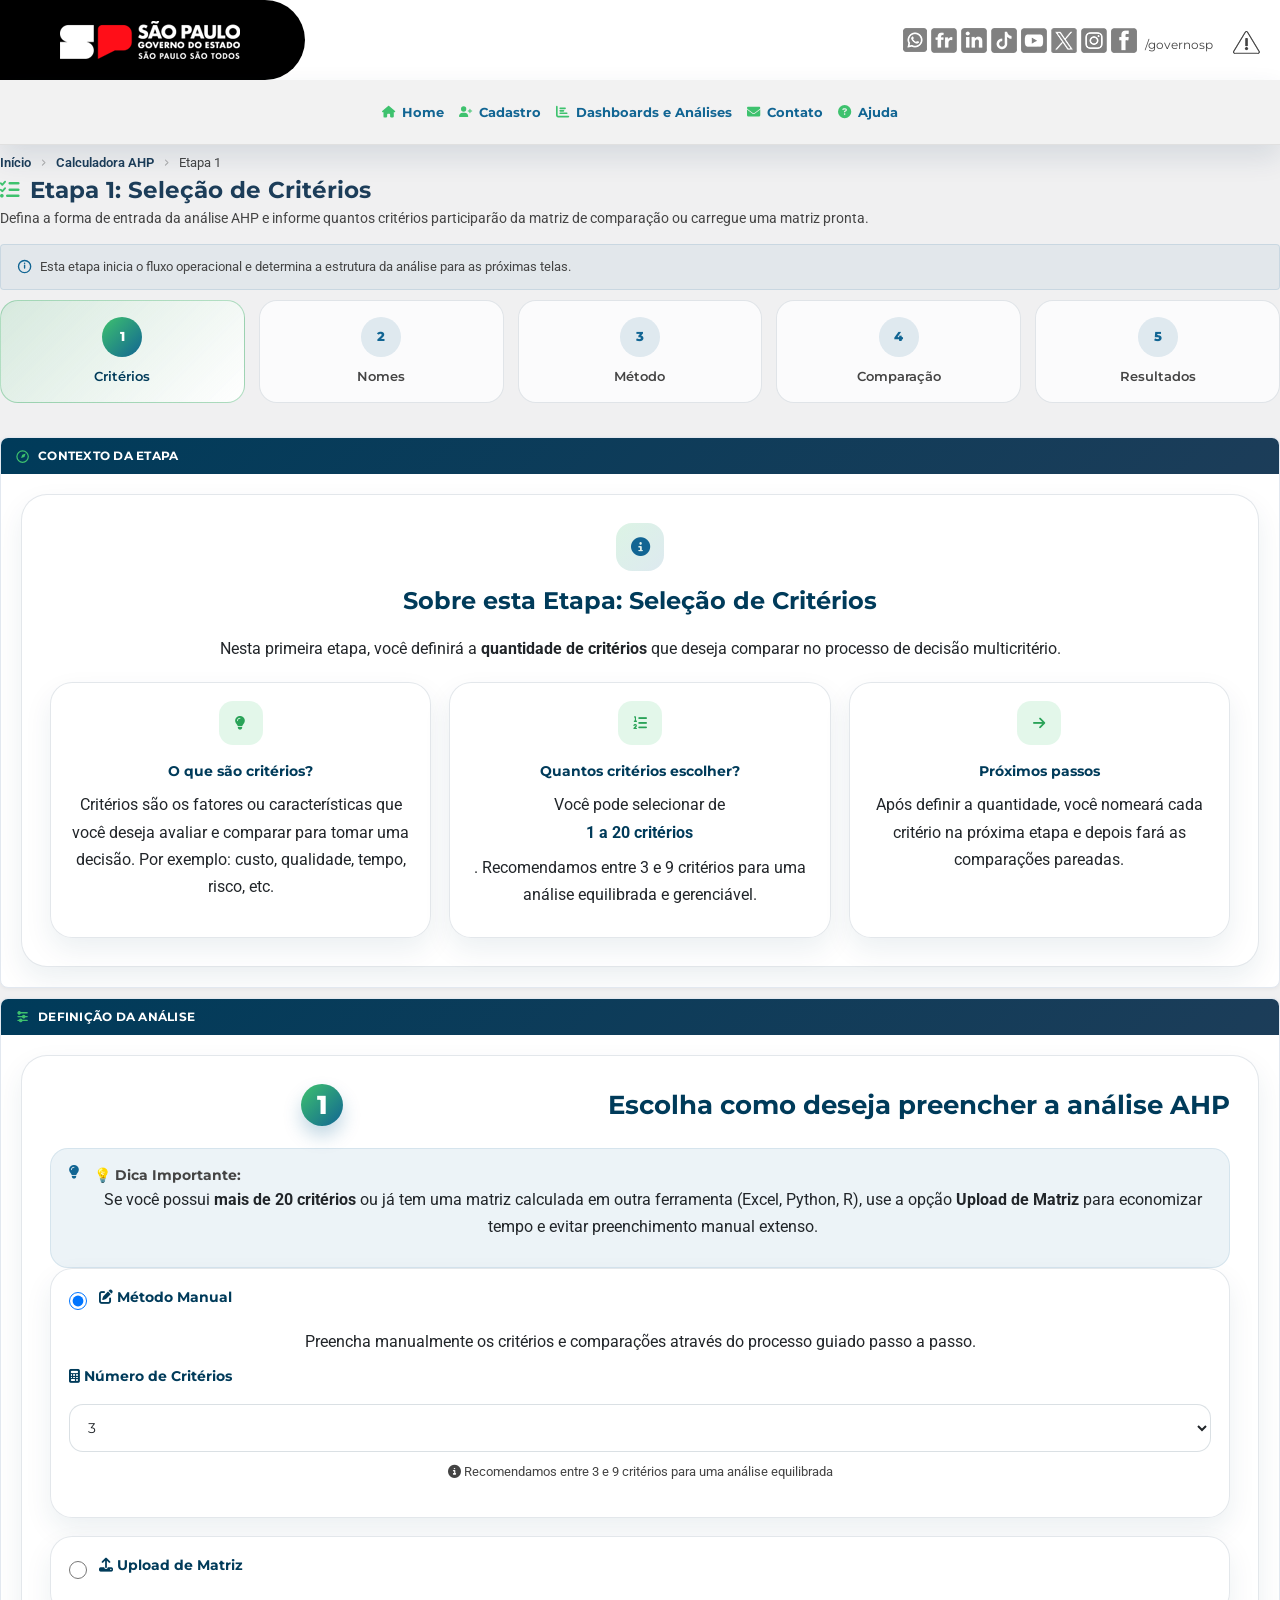
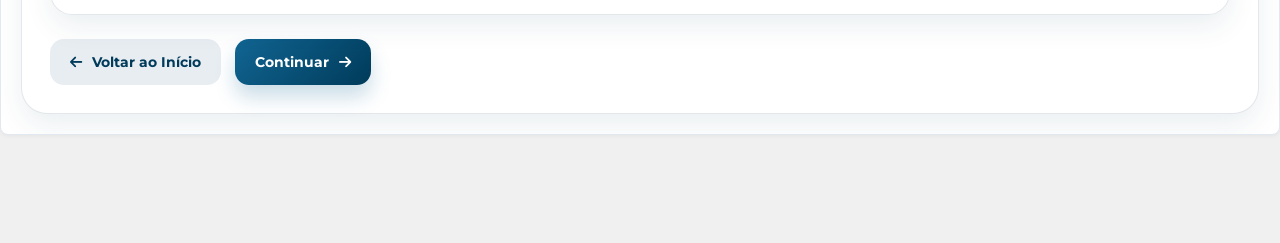
<file: step3-metodo.html>
<!DOCTYPE html>
<html lang="pt-BR">
<head>
    <meta charset="UTF-8">
    <meta name="viewport" content="width=device-width, initial-scale=1.0">
    <title>Etapa 3: Escolher Método - SIGMA AHP</title>
    <link id="fontawesomeStylesheet" rel="stylesheet" href="https://cdnjs.cloudflare.com/ajax/libs/font-awesome/6.5.2/css/all.min.css" data-fallback-href="https://cdnjs.cloudflare.com/ajax/libs/font-awesome/6.5.2/css/all.min.css">
    <link rel="stylesheet" href="assets/govsp/css/top-padrao-govsp-v2.min.css">
    <link rel="stylesheet" href="assets/govsp/css/rodape-padrao-govsp.min.css">
    <link rel="stylesheet" href="templates_modelo/style_global_reset_base.css">
    <link rel="stylesheet" href="templates_modelo/style_template_base_aplicacao.css">
    <link rel="stylesheet" href="sigma-ahp.css">
</head>
<body class="cadastro-page app-template-page ahp-app vw-page preview-sticky-footer">
    <div id="cabecalho-fragment-anchor"></div>
    <main class="sigma-main ahp-main">
        <div class="cf-main ahp-shell">
            <header class="vw-header">
                <div class="vw-header__left">
                    <nav class="vw-breadcrumb" aria-label="Breadcrumb">
                        <a href="sigma-ahp.html">Início</a>
                        <svg class="app-template-inline-icon app-template-inline-icon--crumb" viewBox="0 0 16 16" aria-hidden="true"><use href="templates_modelo/app_template_icon_sprite.svg#app-icon-chevron-right"></use></svg>
                        <a href="step2-nomes.html">Etapa 2</a>
                        <svg class="app-template-inline-icon app-template-inline-icon--crumb" viewBox="0 0 16 16" aria-hidden="true"><use href="templates_modelo/app_template_icon_sprite.svg#app-icon-chevron-right"></use></svg>
                        <span>Etapa 3</span>
                    </nav>
                    <h1 class="vw-header__title"><i class="fas fa-sliders app-template-title-icon" aria-hidden="true"></i>Etapa 3: Escolha do Método</h1>
                    <p class="vw-header__desc">Defina a estratégia de preenchimento da matriz de comparação pareada de acordo com o perfil de uso e o nível de detalhamento desejado.</p>
                </div>
            </header>

            <p class="cf-info-note"><svg class="app-template-inline-icon app-template-inline-icon--info" viewBox="0 0 20 20" aria-hidden="true"><use href="templates_modelo/app_template_icon_sprite.svg#app-icon-info"></use></svg>Os dois caminhos produzem o mesmo resultado final; o que muda é apenas a forma de entrada e navegação da comparação.</p>

            <div class="progress-container"><div class="progress-bar"><div class="progress-step completed"><div class="progress-circle">1</div><span>Critérios</span></div><div class="progress-step completed"><div class="progress-circle">2</div><span>Nomes</span></div><div class="progress-step active"><div class="progress-circle">3</div><span>Método</span></div><div class="progress-step"><div class="progress-circle">4</div><span>Comparação</span></div><div class="progress-step"><div class="progress-circle">5</div><span>Resultados</span></div></div></div>

            <section class="cf-section">
                <div class="cf-section__header"><svg class="app-template-inline-icon app-template-inline-icon--section" viewBox="0 0 20 20" aria-hidden="true"><use href="templates_modelo/app_template_icon_sprite.svg#app-icon-compass"></use></svg><span>Contexto da Etapa</span></div>
                <div class="cf-section__body">
                    <section class="ahp-section info-card"><div class="info-card-header"><i class="fas fa-info-circle"></i><h2>Sobre esta Etapa: Escolha do Método de Comparação</h2></div><div class="info-card-content"><p>Escolha o <strong>método de comparação</strong> que melhor se adequa ao seu perfil. Ambos os métodos produzem os mesmos resultados, diferenciando-se apenas na forma de entrada dos dados.</p><div class="info-highlights"><div class="info-item"><i class="fas fa-table"></i><div><strong>Matriz Direta</strong><p>Preencha todos os valores da matriz de comparação de uma única vez. Ideal para usuários experientes que já conhecem o método AHP.</p></div></div><div class="info-item"><i class="fas fa-list-check"></i><div><strong>Formulário Assistido</strong><p>Compare critérios par a par de forma guiada, uma comparação por vez. Recomendado para iniciantes ou análises mais complexas.</p></div></div><div class="info-item"><i class="fas fa-balance-scale"></i><div><strong>Escala de Saaty</strong><p>Em ambos os métodos, você utilizará valores de 1 a 9 para indicar a importância relativa entre critérios, conforme a escala de Saaty.</p></div></div></div></div></section>
                </div>
            </section>

            <section class="cf-section">
                <div class="cf-section__header"><svg class="app-template-inline-icon app-template-inline-icon--section" viewBox="0 0 20 20" aria-hidden="true"><use href="templates_modelo/app_template_icon_sprite.svg#app-icon-sliders"></use></svg><span>Seleção do Método</span></div>
                <div class="cf-section__body">
                    <section class="ahp-section"><h2 class="step-title"><span class="step-number">3</span>Escolha o método de comparação</h2><div class="method-selection-grid"><div class="method-option-card" onclick="selectMethod('matrix')"><div class="method-option-header"><div class="method-option-icon"><i class="fas fa-th"></i></div><h3>Matriz Direta</h3></div><div class="method-option-body"><img src="img_folder/matriz_direta_ahp.png" alt="Exemplo de Matriz Direta" class="method-example-image"><p>Preencha toda a matriz de comparação de uma vez, com visão completa de todas as comparações.</p><ul class="method-features"><li><i class="fas fa-check"></i> Preenchimento mais rápido</li><li><i class="fas fa-check"></i> Visão global da matriz</li><li><i class="fas fa-check"></i> Para usuários experientes</li></ul></div><div class="method-option-footer"><button class="c-btn c-btn--primary c-btn--block">Escolher Matriz Direta</button></div></div><div class="method-option-card" onclick="selectMethod('form')"><div class="method-option-header"><div class="method-option-icon"><i class="fas fa-clipboard-list"></i></div><h3>Formulário Assistido</h3></div><div class="method-option-body"><img src="img_folder/formulario_ahp.png" alt="Exemplo de Formulário Assistido" class="method-example-image"><p>Compare critérios par a par, uma comparação por vez, com interface guiada e explicativa.</p><ul class="method-features"><li><i class="fas fa-check"></i> Processo passo a passo</li><li><i class="fas fa-check"></i> Interface intuitiva</li><li><i class="fas fa-check"></i> Recomendado para iniciantes</li></ul></div><div class="method-option-footer"><button class="c-btn c-btn--primary c-btn--block">Escolher Formulário</button></div></div></div><div class="c-form-actions"><a href="step2-nomes.html" class="c-btn c-btn--secondary"><i class="fas fa-arrow-left c-btn__icon"></i>Voltar</a></div></section>
                </div>
            </section>
        </div>
    </main>
    <script>
        (function () {
            function injectCabecalho() {
                var anchor = document.getElementById('cabecalho-fragment-anchor');
                if (!anchor) {
                    return;
                }

                fetch('cabecalho_fragment.html', { cache: 'no-store' })
                    .then(function (response) {
                        if (!response.ok) {
                            throw new Error('Falha ao carregar cabecalho_fragment.html');
                        }
                        return response.text();
                    })
                    .then(function (html) {
                        var template = document.createElement('template');
                        template.innerHTML = html;

                        template.content.querySelectorAll('script').forEach(function (oldScript) {
                            var newScript = document.createElement('script');

                            Array.prototype.forEach.call(oldScript.attributes, function (attribute) {
                                newScript.setAttribute(attribute.name, attribute.value);
                            });

                            newScript.textContent = oldScript.textContent;
                            oldScript.parentNode.replaceChild(newScript, oldScript);
                        });

                        anchor.replaceWith(template.content);
                    })
                    .catch(function (error) {
                        console.error(error);
                    });
            }

            if (document.readyState === 'loading') {
                document.addEventListener('DOMContentLoaded', injectCabecalho);
            } else {
                injectCabecalho();
            }
        }());
    </script><script src="assets/govsp/js/script-top-v2.js"></script><script src="templates_modelo/script_template_base_aplicacao.js"></script><script>document.addEventListener('DOMContentLoaded',function(){const criteria=localStorage.getItem('ahp_criteria');if(!criteria){alert('Critérios não encontrados. Redirecionando para a Etapa 2.');window.location.href='step2-nomes.html';return;}});function selectMethod(method){localStorage.setItem('ahp_chosenMethod',method);window.location.href='step4-comparacao.html';}</script>
</body>
</html>
</file>
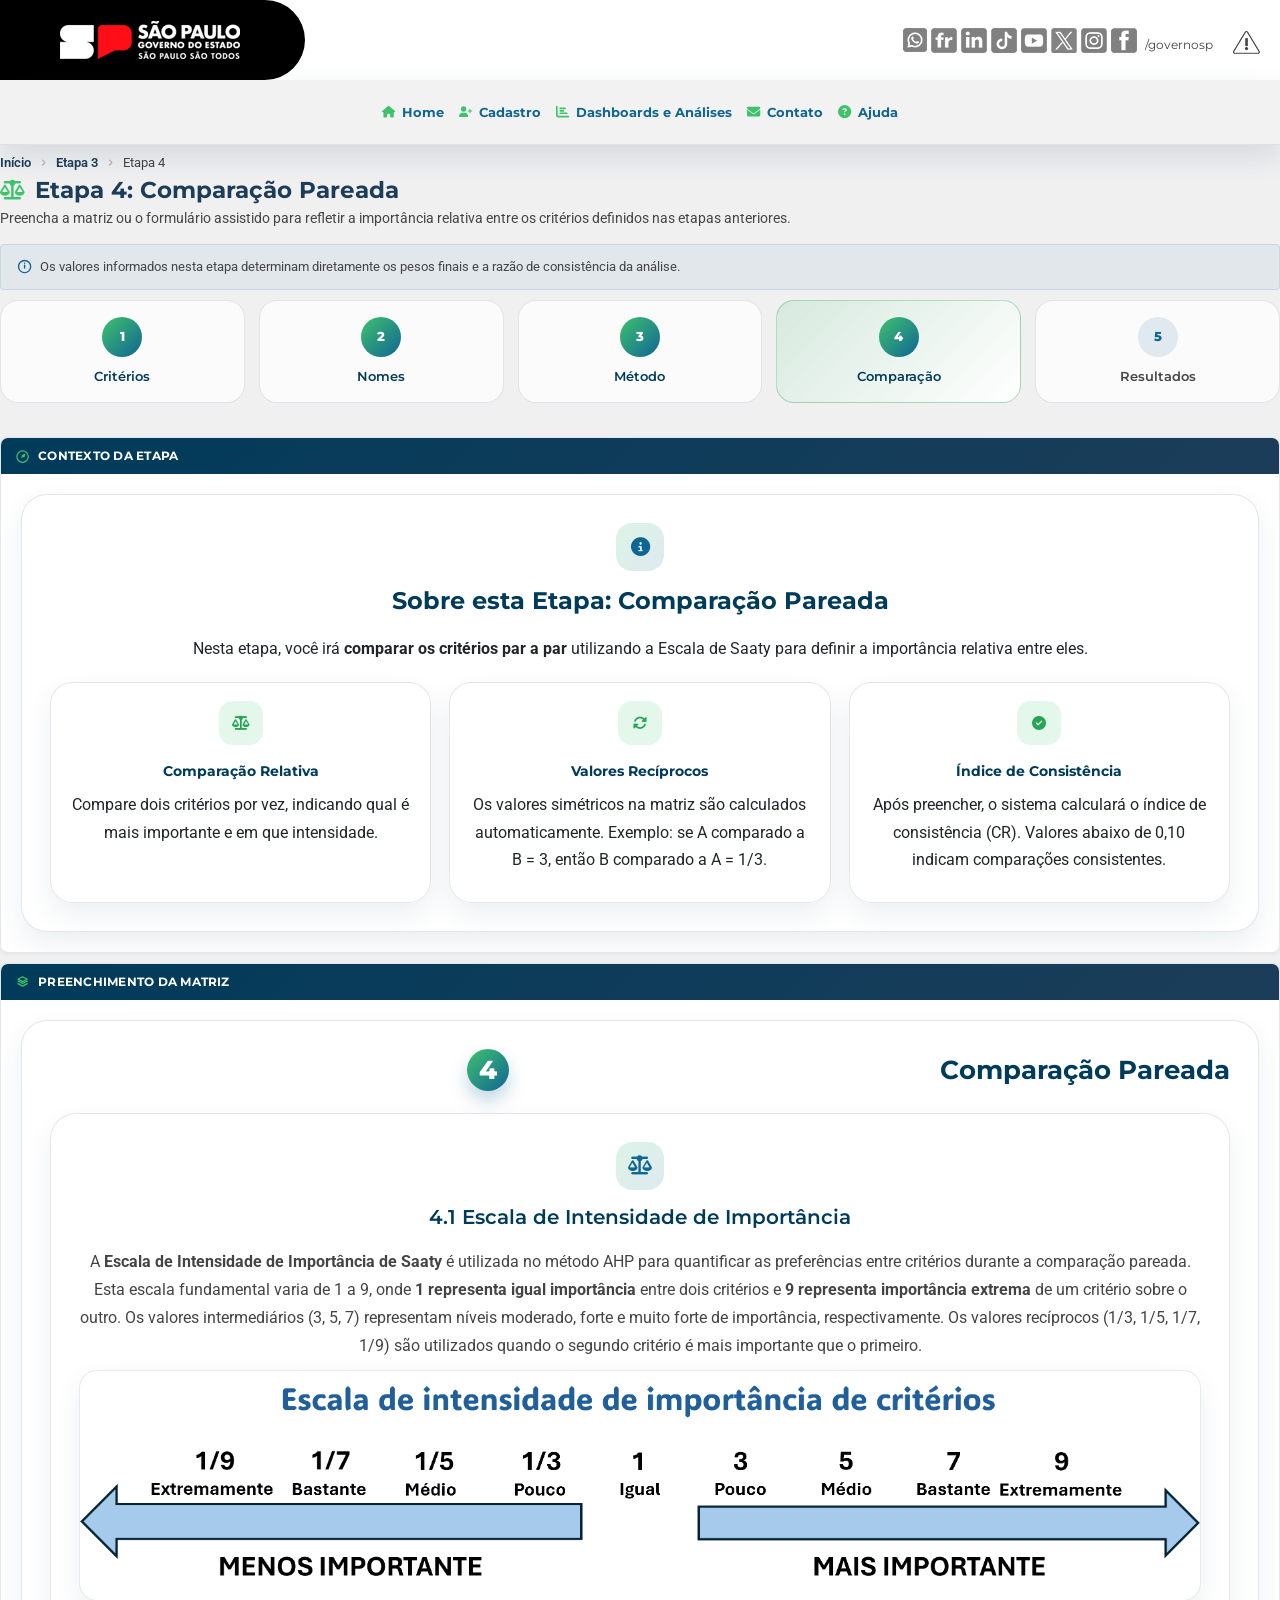
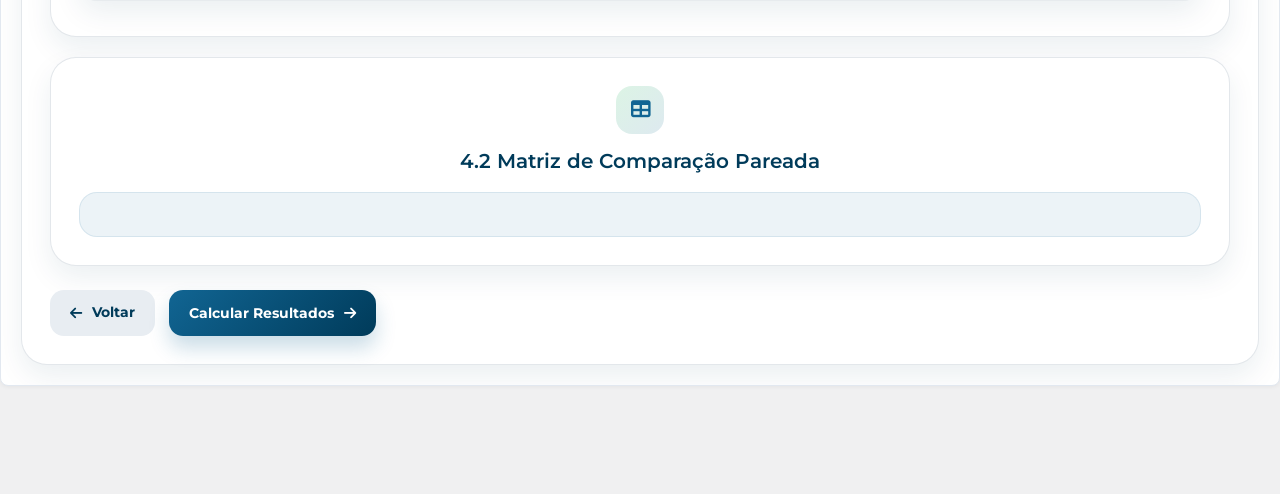
<file: step4-comparacao.html>
<!DOCTYPE html>
<html lang="pt-BR">
<head>
    <meta charset="UTF-8">
    <meta name="viewport" content="width=device-width, initial-scale=1.0">
    <title>Etapa 4: Comparação Pareada - SIGMA AHP</title>
    <link id="fontawesomeStylesheet" rel="stylesheet" href="https://cdnjs.cloudflare.com/ajax/libs/font-awesome/6.5.2/css/all.min.css" data-fallback-href="https://cdnjs.cloudflare.com/ajax/libs/font-awesome/6.5.2/css/all.min.css">
    <link rel="stylesheet" href="assets/govsp/css/top-padrao-govsp-v2.min.css">
    <link rel="stylesheet" href="assets/govsp/css/rodape-padrao-govsp.min.css">
    <link rel="stylesheet" href="templates_modelo/style_global_reset_base.css">
    <link rel="stylesheet" href="templates_modelo/style_template_base_aplicacao.css">
    <link rel="stylesheet" href="sigma-ahp.css">
</head>
<body class="cadastro-page app-template-page ahp-app vw-page preview-sticky-footer">
    <div id="cabecalho-fragment-anchor"></div>
    <main class="sigma-main ahp-main">
        <div class="cf-main ahp-shell">
            <header class="vw-header">
                <div class="vw-header__left">
                    <nav class="vw-breadcrumb" aria-label="Breadcrumb">
                        <a href="sigma-ahp.html">Início</a>
                        <svg class="app-template-inline-icon app-template-inline-icon--crumb" viewBox="0 0 16 16" aria-hidden="true"><use href="templates_modelo/app_template_icon_sprite.svg#app-icon-chevron-right"></use></svg>
                        <a href="step3-metodo.html">Etapa 3</a>
                        <svg class="app-template-inline-icon app-template-inline-icon--crumb" viewBox="0 0 16 16" aria-hidden="true"><use href="templates_modelo/app_template_icon_sprite.svg#app-icon-chevron-right"></use></svg>
                        <span>Etapa 4</span>
                    </nav>
                    <h1 class="vw-header__title"><i class="fas fa-scale-balanced app-template-title-icon" aria-hidden="true"></i>Etapa 4: Comparação Pareada</h1>
                    <p class="vw-header__desc">Preencha a matriz ou o formulário assistido para refletir a importância relativa entre os critérios definidos nas etapas anteriores.</p>
                </div>
            </header>

            <p class="cf-info-note"><svg class="app-template-inline-icon app-template-inline-icon--info" viewBox="0 0 20 20" aria-hidden="true"><use href="templates_modelo/app_template_icon_sprite.svg#app-icon-info"></use></svg>Os valores informados nesta etapa determinam diretamente os pesos finais e a razão de consistência da análise.</p>

            <div class="progress-container"><div class="progress-bar"><div class="progress-step completed"><div class="progress-circle">1</div><span>Critérios</span></div><div class="progress-step completed"><div class="progress-circle">2</div><span>Nomes</span></div><div class="progress-step completed"><div class="progress-circle">3</div><span>Método</span></div><div class="progress-step active"><div class="progress-circle">4</div><span>Comparação</span></div><div class="progress-step"><div class="progress-circle">5</div><span>Resultados</span></div></div></div>

            <section class="cf-section">
                <div class="cf-section__header"><svg class="app-template-inline-icon app-template-inline-icon--section" viewBox="0 0 20 20" aria-hidden="true"><use href="templates_modelo/app_template_icon_sprite.svg#app-icon-compass"></use></svg><span>Contexto da Etapa</span></div>
                <div class="cf-section__body">
                    <section class="ahp-section info-card"><div class="info-card-header"><i class="fas fa-info-circle"></i><h2>Sobre esta Etapa: Comparação Pareada</h2></div><div class="info-card-content"><p>Nesta etapa, você irá <strong>comparar os critérios par a par</strong> utilizando a Escala de Saaty para definir a importância relativa entre eles.</p><div class="info-highlights"><div class="info-item"><i class="fas fa-balance-scale"></i><div><strong>Comparação Relativa</strong><p>Compare dois critérios por vez, indicando qual é mais importante e em que intensidade.</p></div></div><div class="info-item"><i class="fas fa-sync-alt"></i><div><strong>Valores Recíprocos</strong><p>Os valores simétricos na matriz são calculados automaticamente. Exemplo: se A comparado a B = 3, então B comparado a A = 1/3.</p></div></div><div class="info-item"><i class="fas fa-check-circle"></i><div><strong>Índice de Consistência</strong><p>Após preencher, o sistema calculará o índice de consistência (CR). Valores abaixo de 0,10 indicam comparações consistentes.</p></div></div></div></div></section>
                </div>
            </section>

            <section class="cf-section">
                <div class="cf-section__header"><svg class="app-template-inline-icon app-template-inline-icon--section" viewBox="0 0 20 20" aria-hidden="true"><use href="templates_modelo/app_template_icon_sprite.svg#app-icon-layers"></use></svg><span>Preenchimento da Matriz</span></div>
                <div class="cf-section__body">
                    <section class="ahp-section"><h2 class="step-title"><span class="step-number">4</span><span>Comparação Pareada</span></h2><div class="info-card info-card--spaced"><div class="info-card-header"><i class="fas fa-balance-scale"></i><h3>4.1 Escala de Intensidade de Importância</h3></div><div class="info-card-content"><p class="saaty-description">A <strong>Escala de Intensidade de Importância de Saaty</strong> é utilizada no método AHP para quantificar as preferências entre critérios durante a comparação pareada. Esta escala fundamental varia de 1 a 9, onde <strong>1 representa igual importância</strong> entre dois critérios e <strong>9 representa importância extrema</strong> de um critério sobre o outro. Os valores intermediários (3, 5, 7) representam níveis moderado, forte e muito forte de importância, respectivamente. Os valores recíprocos (1/3, 1/5, 1/7, 1/9) são utilizados quando o segundo critério é mais importante que o primeiro.</p><div class="saaty-image-container"><img src="img_folder/escala_intensidade_importancia_criterios_ahp.png" alt="Escala de Intensidade de Importância - Método AHP" class="saaty-image"></div></div></div><div class="info-card info-card--spaced"><div class="info-card-header"><i class="fas fa-table" id="methodIcon"></i><h3 id="methodCardTitle">4.2 Matriz de Comparação Pareada</h3></div><div class="info-card-content"><div id="instructions" class="instructions-container"><p id="instructionsText" class="instructions-text"></p></div><div id="comparisonContent" class="comparison-content"></div></div></div><div class="c-form-actions"><a href="step3-metodo.html" class="c-btn c-btn--secondary"><i class="fas fa-arrow-left c-btn__icon"></i>Voltar</a><button onclick="calculateResults()" class="c-btn c-btn--primary">Calcular Resultados<i class="fas fa-arrow-right c-btn__icon c-btn__icon--right"></i></button></div></section>
                </div>
            </section>
        </div>
    </main>
    <script>
        (function () {
            function injectCabecalho() {
                var anchor = document.getElementById('cabecalho-fragment-anchor');
                if (!anchor) {
                    return;
                }

                fetch('cabecalho_fragment.html', { cache: 'no-store' })
                    .then(function (response) {
                        if (!response.ok) {
                            throw new Error('Falha ao carregar cabecalho_fragment.html');
                        }
                        return response.text();
                    })
                    .then(function (html) {
                        var template = document.createElement('template');
                        template.innerHTML = html;

                        template.content.querySelectorAll('script').forEach(function (oldScript) {
                            var newScript = document.createElement('script');

                            Array.prototype.forEach.call(oldScript.attributes, function (attribute) {
                                newScript.setAttribute(attribute.name, attribute.value);
                            });

                            newScript.textContent = oldScript.textContent;
                            oldScript.parentNode.replaceChild(newScript, oldScript);
                        });

                        anchor.replaceWith(template.content);
                    })
                    .catch(function (error) {
                        console.error(error);
                    });
            }

            if (document.readyState === 'loading') {
                document.addEventListener('DOMContentLoaded', injectCabecalho);
            } else {
                injectCabecalho();
            }
        }());
    </script><script src="assets/govsp/js/script-top-v2.js"></script><script src="templates_modelo/script_template_base_aplicacao.js"></script><script src="js/script.js"></script><script>let criteria=[];let pairwiseValues={};let pairwiseMatrix=[];document.addEventListener('DOMContentLoaded',function(){const savedCriteria=localStorage.getItem('ahp_criteria');const savedMethod=localStorage.getItem('ahp_chosenMethod');if(!savedCriteria||!savedMethod){alert('Dados incompletos. Redirecionando...');window.location.href='step1-criterios.html';return;}criteria=JSON.parse(savedCriteria);const method=savedMethod;const methodCardTitle=document.getElementById('methodCardTitle');const methodIcon=document.getElementById('methodIcon');const instructionsText=document.getElementById('instructionsText');if(method==='matrix'){methodIcon.className='fas fa-table';methodCardTitle.textContent='4.2 Matriz de Comparação Pareada';instructionsText.innerHTML='<strong>Como preencher a Matriz:</strong> Você pode preencher <strong>qualquer célula da matriz</strong> (exceto a diagonal principal). Ao selecionar um valor em uma célula, o sistema automaticamente ajustará a célula simétrica oposta com o valor recíproco. Use a Escala de Saaty apresentada acima para suas comparações.';generateDirectMatrix();}else{methodIcon.className='fas fa-clipboard-list';methodCardTitle.textContent='4.2 Formulário de Comparação Pareada';instructionsText.innerHTML='<strong>Como preencher o Formulário:</strong> Para cada par de critérios apresentado, selecione a intensidade de importância usando a Escala de Saaty. Compare o <strong>Critério 1 com o Critério 2</strong>, indicando qual é mais importante e em que grau. O sistema irá processar automaticamente as comparações recíprocas.';generatePairwiseForm();}});function generateDirectMatrix(){const n=criteria.length;const container=document.getElementById('comparisonContent');let html='<div style="overflow-x: auto;"><table class="matrix-table">';html+='<thead><tr><th style="background: var(--pli-azul-escuro); color: white;">Critérios</th>';for(let j=0;j<n;j++){html+='<th style="background: var(--pli-azul-escuro); color: white;">'+criteria[j]+'</th>';}html+='</tr></thead><tbody>';for(let i=0;i<n;i++){html+='<tr>';html+='<th style="background: var(--pli-azul-escuro); color: white;">'+criteria[i]+'</th>';for(let j=0;j<n;j++){if(i===j){html+='<td style="background: #e8f4f8; font-weight: bold; text-align: center;">1</td>';}else{html+='<td>'+createSelectInput(i,j)+'</td>';}}html+='</tr>';}html+='</tbody></table></div>';html+='<div style="margin-top: 1rem; padding: 0.75rem; background: #fff3cd; border-left: 4px solid #ffc107; border-radius: 4px;">';html+='<p style="margin: 0; color: #856404; font-size: 0.9rem; text-align: justify;"><i class="fas fa-info-circle"></i> <strong>Nota:</strong> Todas as células podem ser preenchidas. Ao selecionar um valor em qualquer célula, a célula oposta (simétrica) será automaticamente preenchida com o valor recíproco. Exemplo: se você selecionar 3 na célula [A,B], a célula [B,A] será automaticamente ajustada para 1/3.</p>';html+='</div>';container.innerHTML=html;}function generatePairwiseForm(){const n=criteria.length;const container=document.getElementById('comparisonContent');let html='<table class="matrix-table">';html+='<thead><tr>';html+='<th style="background: var(--pli-azul-escuro); color: white;">Critério 1</th>';html+='<th style="background: var(--pli-azul-escuro); color: white;">Critério 2</th>';html+='<th style="background: var(--pli-azul-escuro); color: white;">Importância (Escala AHP)</th>';html+='</tr></thead><tbody>';for(let i=0;i<n-1;i++){for(let j=i+1;j<n;j++){html+='<tr>';html+='<td><strong>'+criteria[i]+'</strong></td>';html+='<td><strong>'+criteria[j]+'</strong></td>';html+='<td>'+createSelectInput(i,j)+'</td>';html+='</tr>';}}html+='</tbody></table>';container.innerHTML=html;}function createSelectInput(i,j){const options=[{value:1/9,label:'1/9'},{value:1/8,label:'1/8'},{value:1/7,label:'1/7'},{value:1/6,label:'1/6'},{value:1/5,label:'1/5'},{value:1/4,label:'1/4'},{value:1/3,label:'1/3'},{value:1/2,label:'1/2'},{value:1,label:'1'},{value:2,label:'2'},{value:3,label:'3'},{value:4,label:'4'},{value:5,label:'5'},{value:6,label:'6'},{value:7,label:'7'},{value:8,label:'8'},{value:9,label:'9'}];const selectId='pair_'+i+'_'+j;const ariaLabel='Comparação entre '+criteria[i]+' e '+criteria[j];let selectHtml='<select id="'+selectId+'" onchange="storePairwiseValue('+i+', '+j+')" class="c-form-control" aria-label="'+ariaLabel+'">';for(let opt of options){let selected=(Number(opt.value)===1)?'selected':'';selectHtml+='<option value="'+opt.value+'" '+selected+'>'+opt.label+'</option>';}selectHtml+='</select>';pairwiseValues[selectId]=1;return selectHtml;}function storePairwiseValue(i,j){const selectId='pair_'+i+'_'+j;const reciprocalSelectId='pair_'+j+'_'+i;const val=parseFloat(document.getElementById(selectId).value);pairwiseValues[selectId]=val;const reciprocal=1/val;const reciprocalSelect=document.getElementById(reciprocalSelectId);if(reciprocalSelect){reciprocalSelect.value=reciprocal;pairwiseValues[reciprocalSelectId]=reciprocal;}}function calculateResults(){const n=criteria.length;pairwiseMatrix=[];for(let i=0;i<n;i++){pairwiseMatrix[i]=[];for(let j=0;j<n;j++){if(i===j){pairwiseMatrix[i][j]=1;}else if(i<j){const selectId='pair_'+i+'_'+j;const val=parseFloat(document.getElementById(selectId).value);pairwiseMatrix[i][j]=val;}else{const selectId='pair_'+j+'_'+i;const val=parseFloat(document.getElementById(selectId).value);pairwiseMatrix[i][j]=1/val;}}}localStorage.setItem('ahp_pairwiseMatrix',JSON.stringify(pairwiseMatrix));window.location.href='step5-resultados.html';}</script>
</body>
</html>
</file>
<file: templates_modelo/style_template_base_aplicacao.css>
@charset "UTF-8";

body.app-template-page {
  --app-template-demo-soft: rgba(17, 101, 147, 0.04);
}

.app-template-page .app-template-summary-card:first-child {
  background: linear-gradient(180deg, var(--app-template-demo-soft), #ffffff);
}

.app-template-page .app-template-panel-card:last-child {
  background: linear-gradient(180deg, rgba(62, 194, 110, 0.04), #ffffff);
}
</file>
<file: assets/css/components/style_navbar_public.css>
/**
 * SIGMA-PLI - Navbar Pública (100% Independente)
 * CSS simplificado - SEM dependências externas
 * Cor tema: var(--pli-blue)
 */

/* Accent local — herda do design system global */
.sigma-header--public {
  --_accent: var(--pli-blue);
  --_accent-rgb: 17, 101, 147;
}

/* Header */
.sigma-header--public {
  position: fixed;
  top: var(--govsp-topbar-height, 0px);
  left: 0;
  right: 0;
  z-index: 1000;
  height: 64px; /* Reduzido 20% de 80px */
  background: #F2F2F2;
  border-bottom: 1px solid #e0e0e0;
  font-family: var(--font-family);
}

/* Container */
.sigma-header--public .sigma-navbar {
  height: 100%;
}
.sigma-header--public .sigma-navbar__container {
  max-width: 1440px;
  height: 100%;
  margin: 0 auto;
  margin-bottom: var(--navbar-total-offset);
  padding: 0 1.5rem;
  display: flex;
  align-items: center;
  justify-content: space-between;
  gap: 2rem;
}

/* Brand */
.sigma-header--public .sigma-navbar__brand {
  display: none;
  align-items: center;
  gap: 0.75rem;
  text-decoration: none;
}
.sigma-header--public .sigma-navbar__brand-icon {
  font-size: 1.5rem;
  color: var(--pli-blue);
}
.sigma-header--public .sigma-navbar__brand-text {
  display: flex;
  flex-direction: column;
  gap: 2px;
}
.sigma-header--public .sigma-navbar__brand-title {
  font-size: var(--font-size-lg);
  font-weight: 700;
  color: var(--dashboard-text);
}
.sigma-header--public .sigma-navbar__brand-subtitle {
  font-size: var(--font-size-xs);
  color: var(--dashboard-muted);
}

/* Toggle Mobile */
.sigma-header--public .sigma-navbar__toggle {
  display: none;
  align-items: center;
  justify-content: center;
  width: 40px;
  height: 40px;
  border: 1px solid #e0e0e0;
  border-radius: 8px;
  background: #f5f5f5;
  color: #212529;
  cursor: pointer;
}
.sigma-header--public .sigma-navbar__toggle:hover {
  background: rgba(var(--_accent-rgb), 0.2);
}
.sigma-header--public .sigma-navbar__toggle-icon {
  font-size: var(--font-size-xl);
}

/* Menu */
.sigma-header--public .sigma-navbar__menu {
  display: flex;
  align-items: center;
  gap: 1.5rem;
  flex: 1;
  justify-content: space-between;
}
.sigma-header--public .sigma-navbar__nav {
  display: flex;
  align-items: center;
  gap: 0.25rem;
  list-style: none;
  margin: 0;
  padding: 0;
  flex: 1;
  justify-content: center;
}
.sigma-header--public .sigma-navbar__item {
  position: relative;
}

/* Links */
.sigma-header--public .sigma-navbar__link {
  display: flex;
  align-items: center;
  gap: 0.375rem;
  padding: 0.5rem 0.625rem;
  font-size: var(--font-size-sm);
  font-weight: 600;
  color: #212529;
  text-decoration: none;
  border-radius: 8px;
  border: none;
  background: transparent;
  cursor: pointer;
  transition: 200ms ease;
  font-family: inherit;
  white-space: nowrap;
}
.sigma-header--public .sigma-navbar__link i {
  font-size: var(--font-size-sm);
  color: var(--pli-green, #3ec26e);
}
.sigma-header--public .sigma-navbar__link:hover {
  color: #212529;
  background: rgba(28, 61, 89, 0.08);
}
.sigma-header--public .sigma-navbar__link--active {
  color: #212529;
  background: rgba(28, 61, 89, 0.1);
}

/* Dropdown */
.sigma-header--public .sigma-navbar__item--dropdown {
  position: relative;
}
.sigma-header--public .sigma-navbar__dropdown-toggle {
  display: flex;
  align-items: center;
  gap: 0.375rem;
  padding: 0.5rem 0.625rem;
  font-size: var(--font-size-xs);
  font-weight: 500;
  color: #212529;
  text-decoration: none;
  border-radius: 8px;
  border: none;
  background: transparent;
  cursor: pointer;
  transition: 200ms ease;
  font-family: inherit;
  white-space: nowrap;
}
.sigma-header--public .sigma-navbar__dropdown-toggle:hover {
  color: #212529;
  background: rgba(28, 61, 89, 0.08);
}
.sigma-header--public .sigma-navbar__dropdown-arrow {
  font-size: 0.625rem;
  order: -1;
  margin-left: 0;
  margin-right: 0.25rem;
  color: var(--pli-green, #3ec26e);
  transition: transform 200ms;
}
.sigma-header--public .sigma-navbar__item--open .sigma-navbar__dropdown-arrow {
  transform: rotate(180deg);
}
.sigma-header--public .sigma-navbar__dropdown {
  position: absolute;
  top: 100%;
  left: 0;
  min-width: 180px;
  padding: 0.5rem;
  background: #ffffff;
  border: 1px solid #e0e0e0;
  border-radius: 12px;
  box-shadow: 0 4px 16px rgba(0, 0, 0, 0.1);
  opacity: 0;
  visibility: hidden;
  transform: translateY(8px);
  transition: all 200ms ease;
  list-style: none;
  margin: 0.5rem 0 0 0;
  z-index: 100;
}
.sigma-header--public .sigma-navbar__item--open .sigma-navbar__dropdown {
  opacity: 1;
  visibility: visible;
  transform: translateY(0);
}
.sigma-header--public .sigma-navbar__dropdown-link {
  display: flex;
  align-items: center;
  gap: 0.625rem;
  padding: 0.625rem 1rem;
  font-size: var(--font-size-xs);
  font-weight: 500;
  color: #212529;
  text-decoration: none;
  border-radius: 8px;
  transition: 200ms ease;
}
.sigma-header--public .sigma-navbar__dropdown-link i {
  font-size: var(--font-size-sm);
  color: var(--pli-green, #3ec26e);
  width: 1rem;
  text-align: center;
}
.sigma-header--public .sigma-navbar__dropdown-link:hover {
  color: #212529;
  background: rgba(28, 61, 89, 0.06);
}

/* Actions */
.sigma-header--public .sigma-navbar__actions {
  display: flex;
  align-items: center;
  gap: 0.75rem;
}
.sigma-header--public .sigma-navbar__btn {
  display: flex;
  align-items: center;
  gap: 0.5rem;
  padding: 0.625rem 1.25rem;
  font-size: var(--font-size-sm);
  font-weight: 600;
  border-radius: 8px;
  border: none;
  cursor: pointer;
  transition: 200ms ease;
  text-decoration: none;
  font-family: inherit;
}
.sigma-header--public .sigma-navbar__btn--primary {
  background: #d5d8dc;
  color: var(--pli-deep, #003b5a);
  box-shadow: 0 2px 8px rgba(0, 0, 0, 0.08);
}
.sigma-header--public .sigma-navbar__btn--primary:hover {
  background: #c0c4c8;
  transform: translateY(-1px);
}

/* Responsivo */
@media (max-width: 992px) {
  .sigma-header--public .sigma-navbar__toggle {
    display: flex;
  }
  .sigma-header--public .sigma-navbar__menu {
    display: none;
    position: fixed;
    top: calc(var(--govsp-topbar-height, 0px) + 64px);
    bottom: 0;
    left: 0;
    right: 0;
    flex-direction: column;
    padding: 1.25rem;
    background: #ffffff;
    border-bottom: 1px solid #e0e0e0;
    overflow-y: auto;
    overscroll-behavior: contain;
    z-index: 1001;
  }
  .sigma-header--public .sigma-navbar__menu--open {
    display: flex;
  }
  .sigma-header--public .sigma-navbar__nav {
    flex-direction: column;
    width: 100%;
    gap: 0.5rem;
  }
  .sigma-header--public .sigma-navbar__link {
    width: 100%;
    justify-content: flex-start;
  }
  .sigma-header--public .sigma-navbar__actions {
    width: 100%;
    margin-top: 1rem;
    padding-top: 1rem;
    border-top: 1px solid #e0e0e0;
  }
  .sigma-header--public .sigma-navbar__btn {
    width: 100%;
    justify-content: center;
  }
}
@media (max-width: 576px) {
  .sigma-header--public .sigma-navbar__container {
    padding: 0 1rem;
  }
  .sigma-header--public .sigma-navbar__brand-subtitle {
    display: none;
  }
}

/* Espaçamento do body - controlado pelo .sigma-main global */
/* .has-navbar-public - REMOVIDO - usar .sigma-main */

/* ══════════════════════════════════════════════════════════
   FORCE OVERRIDE — cor da fonte var(--pli-deep, #003b5a) garantida
   Bloqueia qualquer sobreposição do Bootstrap ou global CSS
   ══════════════════════════════════════════════════════════ */
.sigma-header--public .sigma-navbar__link,
.sigma-header--public .sigma-navbar__link:hover,
.sigma-header--public .sigma-navbar__link:focus,
.sigma-header--public .sigma-navbar__link:visited,
.sigma-header--public .sigma-navbar__link--active,
.sigma-header--public .sigma-navbar__dropdown-toggle,
.sigma-header--public .sigma-navbar__dropdown-toggle:hover,
.sigma-header--public .sigma-navbar__dropdown-toggle:focus,
.sigma-header--public .sigma-navbar__dropdown-link,
.sigma-header--public .sigma-navbar__dropdown-link:hover,
.sigma-header--public .sigma-navbar__dropdown-link:focus,
.sigma-header--public .sigma-navbar__dropdown-link:visited {
  color: var(--pli-deep, #003b5a) !important;
}
</file>
<file: sigma-ahp.css>
@import url("./templates_modelo/style_global_reset_base.css");
@import url("./assets/css/components/style_navbar_public.css");
@import url("./assets/css/components/style_govsp_bridge_transitions.css");

:root {
  --ahp-surface: rgba(255, 255, 255, 0.92);
  --ahp-surface-strong: #ffffff;
  --ahp-border: rgba(28, 61, 89, 0.12);
  --ahp-border-strong: rgba(17, 101, 147, 0.18);
  --ahp-shadow: 0 20px 48px rgba(28, 61, 89, 0.12);
  --ahp-shadow-soft: 0 12px 28px rgba(0, 59, 90, 0.08);
  --ahp-radius: 22px;
  --ahp-radius-sm: 14px;
  --ahp-page-width: min(1360px, calc(100vw - 32px));
  --ahp-footer-clearance: clamp(96px, 12vh, 152px);
  /* Aliases para variáveis legadas usadas em scripts inline */
  --pli-azul-escuro: var(--pli-deep);
  --pli-azul-principal: var(--pli-blue);
  --pli-verde-principal: var(--pli-green);
}

* {
  box-sizing: border-box;
}

html {
  scroll-behavior: smooth;
}

body.ahp-app {
  min-height: 100vh;
  margin: 0;
  color: var(--pli-text);
  font-family: var(--pli-font-primary);
  background:
    radial-gradient(circle at top left, rgba(62, 194, 110, 0.18), transparent 28%),
    radial-gradient(circle at top right, rgba(17, 101, 147, 0.16), transparent 22%),
    linear-gradient(180deg, #f7fafc 0%, #eef3f6 48%, #f4f6f8 100%);
}

body.ahp-app a {
  color: var(--pli-blue);
}

body.ahp-app.preview-sticky-footer .ahp-main {
  padding-top: 0;
  padding-bottom: 0;
}

body.ahp-app .sigma-cabecalho-espacador {
  height: var(--sigma-cabecalho-offset, 0px) !important;
}

body.ahp-app.preview-sticky-footer .ahp-shell {
  padding-bottom: var(--ahp-footer-clearance);
}

/* ── Cards: centralização responsiva ── */
body.ahp-app .app-template-summary-grid {
  display: flex;
  flex-wrap: wrap;
  justify-content: center;
  gap: 1rem;
}
body.ahp-app .app-template-summary-card {
  flex: 1 1 clamp(200px, 28%, 340px);
}

body.ahp-app .features-grid {
  display: flex;
  flex-wrap: wrap;
  justify-content: center;
  gap: 1rem;
}
body.ahp-app .feature-card {
  flex: 1 1 clamp(180px, 22%, 280px);
}

body.ahp-app .process-grid {
  display: flex;
  flex-wrap: wrap;
  justify-content: center;
  gap: 1rem;
}
body.ahp-app .process-card {
  flex: 1 1 clamp(150px, 18%, 230px);
}

.sigma-header--public .sigma-navbar__brand {
  display: flex;
}

.sigma-header--public .sigma-navbar__brand-title {
  color: var(--pli-deep);
}

.sigma-header--public .sigma-navbar__brand-subtitle {
  color: var(--pli-text-muted);
}

.sigma-header--public .sigma-navbar__menu {
  justify-content: flex-end;
}

.ahp-main {
  flex: 1 0 auto;
  width: 100%;
}

.ahp-shell {
  width: var(--ahp-page-width);
  margin: 0 auto;
  padding: 24px 0 48px;
}

.ahp-hero {
  position: relative;
  overflow: hidden;
  background:
    linear-gradient(135deg, rgba(0, 59, 90, 0.96) 0%, rgba(28, 61, 89, 0.96) 52%, rgba(42, 163, 88, 0.92) 100%);
  color: #ffffff;
  border-radius: 28px;
  padding: 34px;
  box-shadow: var(--ahp-shadow);
  margin-bottom: 24px;
}

.ahp-hero::before,
.ahp-hero::after {
  content: "";
  position: absolute;
  inset: auto;
  border-radius: 999px;
  pointer-events: none;
}

.ahp-hero::before {
  width: 280px;
  height: 280px;
  right: -80px;
  top: -120px;
  background: rgba(255, 255, 255, 0.08);
}

.ahp-hero::after {
  width: 220px;
  height: 220px;
  left: -70px;
  bottom: -110px;
  background: rgba(255, 255, 255, 0.06);
}

.ahp-hero__content,
.ahp-hero__stats {
  position: relative;
  z-index: 1;
}

.ahp-hero__eyebrow {
  display: inline-flex;
  align-items: center;
  gap: 10px;
  padding: 8px 14px;
  border-radius: 999px;
  background: rgba(255, 255, 255, 0.12);
  font-size: var(--font-size-xs);
  font-weight: 700;
  letter-spacing: 0.08em;
  text-transform: uppercase;
}

.ahp-hero h1 {
  margin: 18px 0 10px;
  font-size: clamp(2rem, 4vw, 3.2rem);
  line-height: 1.02;
  color: #ffffff;
}

.ahp-hero p {
  max-width: 880px;
  margin: 0;
  color: rgba(255, 255, 255, 0.88);
  font-size: var(--font-size-base);
  line-height: 1.7;
}

.ahp-hero__meta {
  display: flex;
  flex-wrap: wrap;
  gap: 12px;
  margin-top: 22px;
}

.ahp-chip {
  display: inline-flex;
  align-items: center;
  gap: 8px;
  padding: 10px 14px;
  border-radius: 999px;
  background: rgba(255, 255, 255, 0.12);
  color: #ffffff;
  font-size: var(--font-size-xs);
  font-weight: 600;
}

.ahp-stats-grid,
.features-grid,
.process-grid,
.method-selection-grid,
.template-buttons,
.info-highlights,
.upload-steps,
.metrics-grid,
.export-grid {
  display: grid;
  gap: 18px;
}

.ahp-stats-grid {
  grid-template-columns: repeat(3, minmax(0, 1fr));
  margin-top: 24px;
}

.ahp-stat-card,
.feature-card,
.process-card,
.method-option-card,
.method-choice-card,
.info-item,
.upload-step,
.metric-card,
.export-card {
  background: var(--ahp-surface);
  -webkit-backdrop-filter: blur(12px);
  backdrop-filter: blur(12px);
  border: 1px solid var(--ahp-border);
  border-radius: var(--ahp-radius);
  box-shadow: var(--ahp-shadow-soft);
}

.ahp-stat-card {
  padding: 18px 20px;
}

.ahp-stat-card strong {
  display: block;
  font-size: 1.65rem;
  color: #ffffff;
}

.ahp-stat-card span {
  color: rgba(255, 255, 255, 0.72);
  font-size: var(--font-size-xs);
}

.page-grid {
  display: grid;
  gap: 24px;
}

.ahp-section,
.info-card {
  background: var(--ahp-surface-strong);
  border: 1px solid var(--ahp-border);
  border-radius: 26px;
  box-shadow: var(--ahp-shadow-soft);
  padding: 28px;
}

.info-card--spaced {
  margin-top: 20px;
}

.section-title,
.step-title,
.info-card-header h2,
.info-card-header h3 {
  margin: 0;
  color: var(--pli-deep);
}

.section-title,
.step-title {
  display: flex;
  align-items: center;
  gap: 14px;
  margin-bottom: 22px;
  font-size: clamp(1.2rem, 2vw, 1.7rem);
}

.step-number,
.process-number,
.step-number-badge {
  display: flex;
  align-items: center;
  justify-content: center;
  width: 42px;
  height: 42px;
  margin: 0 auto;
  border-radius: 50%;
  background: linear-gradient(135deg, var(--pli-green) 0%, var(--pli-blue) 100%);
  color: #ffffff;
  font-weight: 800;
  box-shadow: 0 10px 18px rgba(17, 101, 147, 0.25);
}

.info-card-header {
  display: flex;
  flex-direction: column;
  align-items: center;
  justify-content: center;
  gap: 14px;
  margin-bottom: 18px;
  text-align: center;
}

.info-card-header i {
  width: 48px;
  height: 48px;
  display: flex;
  align-items: center;
  justify-content: center;
  margin: 0 auto;
  border-radius: 16px;
  background: linear-gradient(135deg, rgba(62, 194, 110, 0.18), rgba(17, 101, 147, 0.14));
  color: var(--pli-blue);
  font-size: 1.2rem;
}

.info-card-header h2,
.info-card-header h3 {
  width: 100%;
  text-align: center;
}

.info-card-content,
.ahp-description,
.instructions-text,
.saaty-description {
  color: var(--pli-text-muted);
  line-height: 1.75;
}

.info-highlights {
  grid-template-columns: repeat(auto-fit, minmax(260px, 1fr));
  margin-top: 20px;
}

.info-item {
  display: flex;
  flex-direction: column;
  align-items: center;
  justify-content: flex-start;
  gap: 14px;
  padding: 18px;
  text-align: center;
}

.info-item i {
  width: 44px;
  height: 44px;
  flex: 0 0 44px;
  display: flex;
  align-items: center;
  justify-content: center;
  margin: 0 auto;
  border-radius: 14px;
  background: rgba(62, 194, 110, 0.14);
  color: var(--pli-green-dark);
}

.info-item strong,
.feature-card h3,
.process-card h3,
.method-option-card h3,
.method-choice-header label,
.metric-card h4,
.export-card h4 {
  display: block;
  margin-bottom: 8px;
  color: var(--pli-deep);
}

.breadcrumb {
  display: flex;
  align-items: center;
  flex-wrap: wrap;
  gap: 10px;
  margin-bottom: 18px;
  color: var(--pli-text-muted);
  font-size: var(--font-size-xs);
}

.breadcrumb a {
  text-decoration: none;
  font-weight: 600;
}

.breadcrumb-current {
  color: var(--pli-deep);
  font-weight: 700;
}

.progress-container {
  margin-bottom: 24px;
}

.progress-bar {
  display: grid;
  grid-template-columns: repeat(5, minmax(0, 1fr));
  gap: 14px;
}

.progress-step {
  display: flex;
  flex-direction: column;
  align-items: center;
  gap: 10px;
  padding: 16px 10px;
  border: 1px solid var(--ahp-border);
  border-radius: 18px;
  background: rgba(255, 255, 255, 0.75);
  color: var(--pli-text-muted);
  text-align: center;
  font-size: var(--font-size-xs);
  font-weight: 600;
}

.progress-circle {
  width: 40px;
  height: 40px;
  border-radius: 50%;
  display: inline-flex;
  align-items: center;
  justify-content: center;
  background: rgba(17, 101, 147, 0.12);
  color: var(--pli-blue);
  font-weight: 800;
}

.progress-step.active {
  border-color: rgba(42, 163, 88, 0.35);
  background: linear-gradient(135deg, rgba(62, 194, 110, 0.14), rgba(255, 255, 255, 0.96));
  color: var(--pli-deep);
}

.progress-step.active .progress-circle,
.progress-step.completed .progress-circle {
  background: linear-gradient(135deg, var(--pli-green) 0%, var(--pli-blue) 100%);
  color: #ffffff;
}

.progress-step.completed {
  color: var(--pli-deep);
}

.features-grid,
.process-grid,
.method-selection-grid {
  grid-template-columns: repeat(auto-fit, minmax(240px, 1fr));
}

.feature-card,
.process-card,
.method-option-card {
  padding: 22px;
  text-align: center;
}

.feature-icon,
.method-option-icon {
  width: 64px;
  height: 64px;
  border-radius: 18px;
  display: flex;
  align-items: center;
  justify-content: center;
  background: linear-gradient(135deg, rgba(62, 194, 110, 0.18), rgba(17, 101, 147, 0.14));
  color: var(--pli-blue);
  font-size: 1.4rem;
  margin: 0 auto 16px;
}

.method-option-header {
  text-align: center;
}

.app-template-page .app-template-summary-card,
.app-template-page .app-template-summary-card > div:last-child {
  text-align: center;
}

.app-template-page .app-template-summary-card__icon {
  display: flex;
  margin: 4px auto 12px;
}

.app-template-page .app-template-summary-card__title {
  justify-content: center;
  align-items: center;
  flex-wrap: nowrap;
  white-space: nowrap;
}

.process-card {
  position: relative;
  overflow: hidden;
}

.process-card::after {
  content: "";
  position: absolute;
  inset: auto -40px -40px auto;
  width: 120px;
  height: 120px;
  background: radial-gradient(circle, rgba(62, 194, 110, 0.12), transparent 70%);
}

.welcome-actions,
.c-form-actions {
  display: flex;
  flex-wrap: wrap;
  gap: 14px;
  margin-top: 24px;
}

.c-btn {
  display: inline-flex;
  align-items: center;
  justify-content: center;
  gap: 10px;
  min-height: 46px;
  padding: 0 20px;
  border: none;
  border-radius: 14px;
  font-family: inherit;
  font-size: var(--font-size-sm);
  font-weight: 700;
  text-decoration: none;
  color: #ffffff;
  cursor: pointer;
  transition: transform 0.2s ease, box-shadow 0.2s ease, background 0.2s ease;
}

body.ahp-app .c-btn,
body.ahp-app a.c-btn,
body.ahp-app button.c-btn,
body.ahp-app .c-btn:visited,
body.ahp-app .c-btn:hover,
body.ahp-app .c-btn:focus,
body.ahp-app .c-btn:active {
  color: #ffffff !important;
}

body.ahp-app .c-btn i,
body.ahp-app .c-btn span {
  color: inherit !important;
}

body.ahp-app .c-btn--secondary,
body.ahp-app a.c-btn--secondary,
body.ahp-app button.c-btn--secondary,
body.ahp-app .c-btn--secondary:visited,
body.ahp-app .c-btn--secondary:hover,
body.ahp-app .c-btn--secondary:focus,
body.ahp-app .c-btn--secondary:active {
  color: var(--pli-deep) !important;
}

body.ahp-app .c-btn--outline,
body.ahp-app a.c-btn--outline,
body.ahp-app button.c-btn--outline,
body.ahp-app .c-btn--outline:visited,
body.ahp-app .c-btn--outline:hover,
body.ahp-app .c-btn--outline:focus,
body.ahp-app .c-btn--outline:active {
  color: var(--pli-blue) !important;
}

.c-btn:hover {
  transform: translateY(-2px);
}

.c-btn--primary {
  background: linear-gradient(135deg, var(--pli-blue) 0%, var(--pli-deep) 100%);
  color: #ffffff;
  box-shadow: 0 12px 20px rgba(17, 101, 147, 0.22);
}

.c-btn--secondary {
  background: #e8edf2;
  color: var(--pli-deep);
}

.c-btn--outline {
  background: transparent;
  border: 1px solid rgba(17, 101, 147, 0.45);
  color: var(--pli-blue);
}

.c-btn--block {
  width: 100%;
}

.c-btn--lg {
  min-height: 54px;
  padding: 0 28px;
}

.c-form-group {
  display: grid;
  gap: 10px;
  margin-bottom: 18px;
}

.c-form-label {
  font-weight: 700;
  color: var(--pli-deep);
}

.c-form-control,
.matrix-table select,
input[type="text"],
select,
textarea {
  width: 100%;
  min-height: 48px;
  padding: 12px 14px;
  border: 1px solid rgba(28, 61, 89, 0.16);
  border-radius: 14px;
  background: #ffffff;
  color: var(--pli-text);
  font-family: inherit;
  font-size: var(--font-size-sm);
  transition: border-color 0.2s ease, box-shadow 0.2s ease;
}

.c-form-control:focus,
.matrix-table select:focus,
input[type="text"]:focus,
select:focus,
textarea:focus {
  outline: none;
  border-color: rgba(17, 101, 147, 0.42);
  box-shadow: 0 0 0 4px rgba(17, 101, 147, 0.12);
}

.form-help {
  color: var(--pli-text-muted);
  font-size: var(--font-size-xs);
}

.recommendation-box,
.info-box,
.instructions-container {
  display: flex;
  gap: 14px;
  padding: 16px 18px;
  border-radius: 18px;
  background: rgba(17, 101, 147, 0.08);
  border: 1px solid rgba(17, 101, 147, 0.1);
  color: var(--pli-text-muted);
}

.recommendation-box i,
.info-box i,
.instructions-container i {
  color: var(--pli-blue);
}

.method-choice-card {
  padding: 18px;
  margin-bottom: 18px;
}

.method-choice-header {
  display: flex;
  align-items: center;
  gap: 12px;
  margin-bottom: 12px;
}

.method-choice-header input {
  width: 18px;
  height: 18px;
}

.method-content--hidden {
  display: none;
}

.upload-steps {
  margin-top: 16px;
}

.upload-step {
  display: grid;
  grid-template-columns: 54px 1fr;
  gap: 16px;
  padding: 18px;
}

.template-buttons,
.export-grid {
  grid-template-columns: repeat(auto-fit, minmax(180px, 1fr));
}

.upload-area {
  display: grid;
  gap: 14px;
}

.hidden-file-input,
.visually-hidden {
  position: absolute;
  width: 1px;
  height: 1px;
  padding: 0;
  margin: -1px;
  overflow: hidden;
  clip: rect(0, 0, 0, 0);
  white-space: nowrap;
  border: 0;
}

.file-info {
  min-height: 24px;
}

.selected-file {
  display: inline-flex;
  align-items: center;
  gap: 12px;
  padding: 12px 14px;
  border-radius: 14px;
  background: rgba(62, 194, 110, 0.12);
  color: var(--pli-deep);
}

.method-option-card {
  overflow: hidden;
  cursor: pointer;
}

.method-option-header {
  padding: 22px 22px 12px;
}

.method-option-body {
  padding: 0 22px 18px;
}

.method-option-footer {
  padding: 0 22px 22px;
}

.method-example-image,
.saaty-image {
  width: 100%;
  height: auto;
  border-radius: 18px;
  border: 1px solid rgba(28, 61, 89, 0.1);
  box-shadow: var(--ahp-shadow-soft);
  background: #ffffff;
}

.method-features,
.info-list {
  margin: 16px 0 0;
  padding-left: 18px;
  color: var(--pli-text-muted);
}

.criteria-inputs {
  display: grid;
  gap: 18px;
}

.comparison-content {
  display: grid;
  gap: 18px;
}

.matrix-table {
  width: 100%;
  border-collapse: separate;
  border-spacing: 0;
  overflow: hidden;
  border: 1px solid rgba(28, 61, 89, 0.12);
  border-radius: 18px;
  background: #ffffff;
}

.matrix-table th,
.matrix-table td {
  padding: 14px 12px;
  border-bottom: 1px solid rgba(28, 61, 89, 0.08);
  border-right: 1px solid rgba(28, 61, 89, 0.08);
  text-align: left;
  vertical-align: middle;
  font-size: var(--font-size-xs);
}

.matrix-table th:last-child,
.matrix-table td:last-child {
  border-right: none;
}

.matrix-table tr:last-child th,
.matrix-table tr:last-child td {
  border-bottom: none;
}

.matrix-table thead th {
  background: linear-gradient(135deg, var(--pli-deep) 0%, var(--pli-blue) 100%);
  color: #ffffff;
  position: sticky;
  top: 0;
}

.metric-card {
  padding: 18px;
}

.metric-card__value {
  font-size: 2rem;
  font-weight: 800;
  color: var(--pli-blue);
}

.metric-card--success .metric-card__value,
.metric-card--success h4 {
  color: var(--pli-green-dark);
}

.metric-card--warning .metric-card__value,
.metric-card--warning h4 {
  color: var(--sigma-warning);
}

.weight-bar {
  width: 100%;
  height: 14px;
  border-radius: 999px;
  background: rgba(28, 61, 89, 0.08);
  overflow: hidden;
}

.weight-bar > span {
  display: block;
  height: 100%;
  border-radius: inherit;
  background: linear-gradient(135deg, var(--pli-green) 0%, var(--pli-blue) 100%);
}

.notification {
  position: fixed;
  right: 18px;
  bottom: 18px;
  z-index: 3000;
  display: inline-flex;
  align-items: center;
  gap: 10px;
  max-width: min(420px, calc(100vw - 32px));
  padding: 14px 16px;
  border-radius: 16px;
  color: #ffffff;
  box-shadow: 0 16px 30px rgba(0, 0, 0, 0.18);
  animation: slideIn 0.3s ease-out;
}

.notification-success {
  background: linear-gradient(135deg, #1f8b46 0%, #2aa358 100%);
}

.notification-error {
  background: linear-gradient(135deg, #b4372b 0%, #c0392b 100%);
}

.notification-info {
  background: linear-gradient(135deg, #116593 0%, #1c3d59 100%);
}

.success-message {
  padding: 10px 14px;
  border-radius: 14px;
  background: rgba(42, 163, 88, 0.12);
}

.tooltip {
  color: var(--sigma-error) !important;
}

.loading {
  display: grid;
  place-items: center;
  gap: 14px;
  padding: 28px;
  color: var(--pli-deep);
}

.spinner {
  width: 40px;
  height: 40px;
  border: 4px solid rgba(17, 101, 147, 0.16);
  border-top-color: var(--pli-blue);
  border-radius: 50%;
  animation: spin 0.9s linear infinite;
}

.sigma-footer__logo {
  font-weight: 800;
  letter-spacing: 0.04em;
}

.sigma-footer__tagline,
.sigma-footer__copyright {
  max-width: 980px;
}

@keyframes spin {
  to {
    transform: rotate(360deg);
  }
}

@keyframes slideIn {
  from {
    opacity: 0;
    transform: translateY(10px);
  }
  to {
    opacity: 1;
    transform: translateY(0);
  }
}

@keyframes slideOut {
  from {
    opacity: 1;
    transform: translateY(0);
  }
  to {
    opacity: 0;
    transform: translateY(10px);
  }
}

@media (max-width: 992px) {
  .ahp-shell {
    width: min(100vw - 20px, 1360px);
  }

  .ahp-hero {
    padding: 24px;
  }

  .ahp-stats-grid,
  .progress-bar {
    grid-template-columns: 1fr;
  }

  .upload-step {
    grid-template-columns: 1fr;
  }
}

@media (max-width: 640px) {
  .ahp-shell {
    width: min(100vw - 14px, 1360px);
  }

  .ahp-hero,
  .ahp-section,
  .info-card {
    border-radius: 20px;
    padding: 20px;
  }

  .c-form-actions,
  .welcome-actions {
    flex-direction: column;
  }

  .c-btn {
    width: 100%;
  }

  .matrix-table {
    display: block;
    overflow-x: auto;
    white-space: nowrap;
  }
}
</file>
<file: assets/govsp/css/top-padrao-govsp-v2.min.css>
@import url(https://fonts.googleapis.com/css2?family=Montserrat:wght@400;500;600&display=swap);

.govsp-blue {
  background: #034ea2
}

.govsp-black {
  background: #000
}

.govsp-gray {
  background: #4d4d4f
}

.govsp-white {
  background: #fff
}

img.govsp-icon-social:hover {
  filter: drop-shadow(1);
  box-shadow: inset 0 0 0 20px #e6e4e4;
  border-radius: 3px
}

.govsp-link:hover {
  background: #444 !important;
  color: #fff;
  border-color: #444;
  text-decoration: none !important
}

.govsp-link.digital:hover {
  background: #808080 !important;
  color: #fff !important;
  text-decoration: none !important
}

p.govsp-social {
  color: #444;
  font-size: 12px !important;
  margin-top: 0;
  height: 0;
  padding-right: 20px;
  margin-bottom: 10px;
  padding-left: 8px;
  display: flex
}

div#separador-nav {
  background-color: gray;
  margin: 0 25px 0 10px;
  height: 25px;
  width: 1px !important
}

::-moz-selection {
  background: #666;
  text-shadow: none;
  color: #fff
}

::selection {
  background: #666;
  text-shadow: none;
  color: #fff
}

.govsp-link {
  font-size: 12px;
  color: gray;
  border: 1px solid;
  border-radius: 16px;
  padding: 6px 10px;
  margin-right: 80px;
  text-decoration: none
}

.govsp-link.digital {
  font-size: 14px;
  color: #000;
  padding: 3px 10px;
  font-weight: 500
}

@media only screen {
  #govsp-topbarGlobal {
      width: 100%;
      display: block;
      box-sizing: border-box;
      z-index: 0;
      position: relative
  }

  #govsp-topbarGlobal * {
      box-sizing: border-box;
      font-family: 'Montserrat', verdana, sans-serif
  }

  #govsp-topbarGlobal.blu-e {
      background-color: #fff
  }

  #govsp-topbarGlobal.gre-y {
      background-color: #ccc
  }

  #govsp-topbarGlobal.yello-w {
      background-color: #fc0
  }

  #govsp-topbarGlobal.re-d {
      background-color: red
  }

  #govsp-topbarGlobal.blac-k {
      background-color: #11161d
  }

  #govsp-topbarGlobal #topbarGlobal {
      width: 100%;
      max-width: 968px;
      margin: auto;
      font-size: 0;
      text-align: right
  }

  #govsp-topbarGlobal #topbarLink {
      font-size: 20px;
      font-weight: 700;
      width: auto;
      text-align: left
  }

  #govsp-topbarGlobal #topbarLink a {
      text-decoration: none;
      padding: 5px
  }

  #govsp-topbarGlobal #topbarLink a:active, #govsp-topbarGlobal #topbarLink a:visited {
      color: inherit
  }

  #govsp-topbarGlobal #topbarLink a:hover {
      cursor: pointer;
      text-decoration: underline
  }

  #govsp-topbarGlobal.blac-k #topbarLink a, #govsp-topbarGlobal.blu-e #topbarLink a, #govsp-topbarGlobal.re-d #topbarLink a {
      color: #fff
  }

  #govsp-topbarGlobal.blac-k #topbarLink a, #govsp-topbarGlobal.re-d #topbarLink a, #govsp-topbarGlobal.whit-e #topbarLink a {
      color: #000
  }

  #govsp-topbarGlobal.gre-y #topbarLink a, #govsp-topbarGlobal.yello-w #topbarLink a {
      color: #000
  }

  #govsp-topbarGlobal #topbarMenu, #govsp-topbarGlobal #topbarOpen {
      font-size: 13px;
      color: #fff;
      padding: 0;
      margin: 0
  }

  #govsp-topbarGlobal #topbarMenu li, #govsp-topbarGlobal #topbarOpen li {
      display: block
  }

  #govsp-topbarGlobal #topbarMenu br+li, #govsp-topbarGlobal #topbarOpen br+li {
      padding: 4px 8px;
      margin-top: -8px;
      cursor: default;
      font-weight: 700
  }

  #govsp-topbarGlobal #topbarMenu a, #govsp-topbarGlobal #topbarOpen a {
      display: block;
      width: 100%;
      color: #fff;
      text-decoration: none;
      line-height: 1.3;
      padding: 4px 8px
  }

  #govsp-topbarGlobal #topbarMenu a:hover, #govsp-topbarGlobal #topbarOpen a:hover {
      background-color: rgba(166, 166, 166, .6)
  }

  #govsp-topbarGlobal #topbarOpen>li {
      position: relative;
      margin: 0 10px 0 0
  }

  #govsp-topbarGlobal #topbarOpen>li span {
      font-size: 22px;
      line-height: 0;
      font-weight: 400;
      display: inline-block;
      vertical-align: text-top;
      margin-top: 4px;
      width: 13px
  }

  #govsp-topbarGlobal #topbarOpen.topbarOpening #topbarMenu {
      display: block !important
  }

  #govsp-topbarGlobal #topbarMenu {
      margin-left: 0;
      overflow-y: auto;
      position: absolute;
      left: 0;
      height: 450px;
      width: 350px;
      text-align: left;
      background-color: #999;
      background: -webkit-gradient(linear, left top, left bottom, from(#999), to(#11161d));
      background: -webkit-linear-gradient(top, #999, #11161d);
      background: -moz-linear-gradient(top, #999, #11161d);
      background: -ms-linear-gradient(top, #999, #11161d);
      background: -o-linear-gradient(top, #999, #11161d);
      background: linear-gradient(to bottom, #999, #11161d);
      border-radius: 0 10px 10px 0
  }

  #govsp-topbarGlobal #topbarMenu::-webkit-scrollbar-track {
      -webkit-box-shadow: inset 0 0 6px rgba(0, 0, 0, .3);
      border-radius: 10px;
      background-color: #a6a6a6
  }

  #govsp-topbarGlobal #topbarMenu::-webkit-scrollbar {
      width: 10px;
      border-radius: 10px;
      background-color: #f2f2f2
  }

  #govsp-topbarGlobal #topbarMenu::-webkit-scrollbar-thumb {
      background-color: #d9d9d9
  }
}

@media only screen and (max-width: 968px) {
  #govsp-topbarGlobal #topbarMenu {
      left: inherit;
      right: 0
  }

  #govsp-topbarGlobal #topbarLink {
      width: 47%
  }
}

@media only screen and (min-width: 768px) {
  #govsp-topbarGlobal {
      padding: 0
  }

  #govsp-topbarGlobal #topbarGlobal {
      min-width: 84px;
      min-height: 80px
  }

  #govsp-topbarGlobal #topbarLink, #govsp-topbarGlobal #topbarLogo, #govsp-topbarGlobal #topbarOpen {
      display: inline-block;
      vertical-align: middle
  }

  #govsp-topbarGlobal #topbarLogo {
      background-repeat: no-repeat;
      min-width: 84px;
      min-height: 60px;
      background-position: center right;
      padding: 16.5px 0;
      width: 18%
  }
}

@media only screen and (max-width: 480px) {
  #govsp-topbarGlobal #topbarLink.govsp-blue {
      padding: 20px 16px 0 2% !important
  }
}

@media only screen and (max-width: 460px) {
  a.govsp-link {
      margin-right: 10px
  }

  a.govsp-link:hover {
      background: #444 !important;
      text-decoration: none !important
  }
}

@media only screen and (max-width: 400px) {
  a.govsp-link {
      margin-left: 10px;
      margin-right: 10px
  }

  a.govsp-link:hover {
      background: #444 !important;
      text-decoration: none !important
  }

  .govsp-portal {
      font-size: 16px;
      margin-top: 4px
  }
}

@media only screen and (min-width: 768px) {
  .govsp-kebab {
      display: none
  }

  .govsp-dropdown.govsp-active {
      display: none !important;
      visibility: hidden !important;
  }

  div#govsp-topbarGlobal div#topbarGlobal {
      max-width: 100% !important;
      display: flex;
      position: relative;
      justify-content: flex-end;
      border: none
  }

  div#govsp-topbarGlobal div#topbarGlobal #topbarLink {
      position: absolute;
      width: 305px;
      height: 80px;
      top: 0;
      left: 0;
      padding: 16px 0 20px 20px;
      border-radius: 0 50px 50px 0
  }

  .govsp-portal {
      display: flex;
      flex-direction: column;
      align-items: center;
      padding: 0;
      margin: 0 auto
  }

}

@media only screen and (max-width: 768px) {
  .govsp-navbar .govsp-navbar-expand-lg {
      display: none !important;
  }

  .govsp-social {
      margin-top: 8px;
      margin-right: 2px
  }

  .govsp-link.digital {
      font-size: 10px
  }

  .govsp-social img {
      width: 30px;
      max-width: 100%;
  }

  .govsp-link {
      font-size: 10px;
      color: #444;
      border: 1px solid;
      border-radius: 16px;
      padding: 6px 10px;
      margin-top: 10px;
      margin-left: 20px
  }

  .govsp-portal img {
      max-width: 209px
  }

  .govsp-link.digital {
      margin-right: 18px !important;
      padding: 0 10px
  }

  a.govsp-link.digital {
      height: 25px;
      display: flex;
      align-items: center;
      justify-content: center
  }

  #govsp-topbarGlobal #topbarLink.govsp-black, #govsp-topbarGlobal #topbarLink.govsp-blue, #govsp-topbarGlobal #topbarLink.govsp-gray, #govsp-topbarGlobal #topbarLink.govsp-white {
      width: 76%;
      text-align: left
  }

  nav.govsp-navbar.govsp-navbar-expand-lg {
      display: none
  }

  div#govsp-topbarGlobal {
      border-bottom: 0
  }

  .govsp-kebab {
      cursor: pointer;
      position: absolute;
      box-sizing: border-box;
      padding: 0;
      float: right;
      top: 20px;
      right: 10px;
      width: 40px;
      display: flex;
      align-items: center;
      justify-content: center;
      height: 40px;
      background: transparent!important;
      border: none;
      border-radius: 1px;
  }

  .govsp-kebab.govsp-active {
      display: inline-flex;
  }

  .govsp-kebab.govsp-active img {
      transform: rotate(90deg);
  }
}

.govsp-kebab figure {
  width: 6px;
  height: 6px;
  border-radius: 5px;
  background: #444;
  margin: 3px 0
}

.govsp-middle {
  transform: scale(1);
  position: relative;
  box-shadow: 0 .1px .1px 0 rgba(0, 0, 0, .16), 0 .1px .3px 0 rgba(0, 0, 0, .12);
  -webkit-filter: blur(.1px);
  filter: blur(.1px)
}

.govsp-middle.govsp-active {
  margin-right: 3px;
  padding-left: 3px;
  padding-right: 3px;
  box-shadow: 0 .1px .1px 0 rgba(0, 0, 0, .16), 0 .1px .3px 0 rgba(0, 0, 0, .12)
}

.govsp-cross {
  position: absolute;
  top: 50%;
  left: 50%;
  transform: translate(-50%, -50%) scale(0);
  margin-top: -1px;
  font-family: Nunito, sans-serif;
  color: #fff;
  transition: all .2s cubic-bezier(.72, 1.2, .71, .72);
  font-size: 22px;
  -webkit-user-select: none;
  user-select: none
}

.govsp-cross.govsp-active {
  transform: translate(-50%, -50%) scale(1);
  transition: all .15s cubic-bezier(.32, 2.04, .85, .54)
}

.govsp-dropdown {
  position: relative;
  width: 100%;
  padding: 0 0 10px;
  border-bottom: solid 1px #444;
  transform: scale(0);
  display: none;
  visibility: hidden;
}

.govsp-dropdown li {
  display: block
}

.govsp-dropdown li a, .govsp-dropdown li p {
  display: inline-block;
  white-space: pre;
  box-sizing: border-box
}

.govsp-dropdown li a:hover {
  background: #ebebeb
}

.govsp-dropdown:hover ul {
  transform: scale(1)
}

.govsp-dropdown.govsp-active {
  padding-top: 0;
  display: inline-flex;
  visibility: visible;
  transform: scale(1);
  transition: all .25s cubic-bezier(.5, 1.8, .9, .8);
  background: #fff;
}

@media (min-width: 992px) {
  .govsp-navbar-expand-lg {
      -ms-flex-flow: row nowrap;
      flex-flow: row nowrap;
      -ms-flex-pack: start;
      justify-content: flex-start
  }
}

.govsp-navbar {
  position: relative;
  display: -ms-flexbox;
  display: flex;
  -ms-flex-wrap: wrap;
  flex-wrap: wrap;
  -ms-flex-align: center;
  align-items: center;
  -ms-flex-pack: justify;
  justify-content: space-between;
  padding: 1.3rem 1rem
}

ul.govsp-dropdown.govsp-active.hide-dropdown {
  display: none
}

.govsp-acessibilidade {
  margin-right: 2px;
  margin-top: 2px
}

a.govsph-pasta {
  padding: 0 !important
}

a.govsph-pasta:hover {
  text-decoration: none !important
}

@media (max-width: 798px) {
  .govsp-portal {
      border-radius: 0 50px 50px 0;
      margin: 0 auto;
  }

  .govsp-black {
      border-radius: 0 50px 50px 0 !important;
      height: 80px;
      display: flex;
      align-items: center;
      padding-left: 0
  }

  p.govsp-social {
      margin: 2px;
  }
}

@media (max-width: 980px) {
  .govsp-link {
      margin-right: 0
  }
}

#topbarGlobal.govsp-active {
  height: 80px;
}

.govsp-dropdown.govsp-active li:last-child {
  display: none;
  visibility: hidden;
}

.govsp-topo * {
  color: #000;
}

.govsp-topo a.govsp-social {
  margin-left: 4px;
  border-radius: 1px;
}

.govsp-topo .govsp-acessibilidade {
  margin-right: 2px;
  margin-top: 2px;
  border-radius: 1px;
}

.govsp-topo a:focus-visible,
.govsp-topo button:focus-visible {
  outline-offset: 2px;
  outline: 2px solid;
  outline-color: currentColor;
}

.govsp-topo #govsp-topbarGlobal.blac-k #topbarLink a,
.govsp-topo #govsp-topbarGlobal.blu-e #topbarLink a,
.govsp-topo #govsp-topbarGlobal.re-d #topbarLink a {
  color: #fff;
  display: block;
  border-radius: 2px;
}
</file>
<file: assets/govsp/css/rodape-padrao-govsp.min.css>
/* Theme: Governo do Estado de SP
   Author: CDN 
   version 03.03.2023
*/
@import url('https://fonts.googleapis.com/css2?family=Open+Sans:wght@300;400;500;600;700&display=swap');

/* footer */
section#govsp-rodape {
  bottom: 0;
  display: flex;
  flex-direction: column;
  justify-content: center;
  align-items: center;

  background: #FFFFFF!important;
  background-color: #FFFFFF!important;
 
  min-height: 200px;
  width: 100%;
  max-width: 100vw;
  z-index: 9999999;
}

section#govsp-rodape .btn {
  display: inline-block;
  font-weight: 400;
  line-height: 1.5;
  text-align: center;
  text-decoration: none;
  vertical-align: middle;
  cursor: pointer;
  -webkit-user-select: none;
  -moz-user-select: none;
  user-select: none;
  background-color: transparent;
  border: 1px solid transparent;
  padding: 0.375rem 0.75rem;
  font-size: 16px;
  border-radius: 0.25rem;
  transition: color .15s ease-in-out,background-color .15s ease-in-out,border-color .15s ease-in-out,box-shadow .15s ease-in-out;
}

section#govsp-rodape div {
  padding: 0;
}

section#govsp-rodape .container {
   width: 100%!important;
   max-width: 100%;
   display: flex;
   justify-content: center;
   flex-direction: column;
   flex-wrap: wrap;
}

section#govsp-rodape .container.rodape {
  height: 120px;
  width: 100%;
  background: #000000!important;
  background-color: #000000!important;
  margin-top: 60px;
  font-size: 16px;
}



section#govsp-rodape .linha-botoes {
  display: flex;
  width: 100%;
  flex-wrap: wrap;
  justify-content: center;
  padding: 0;
  padding-top: 40px;
  padding-bottom: 40px;
  margin-top: 20px;
  font-size: 16px;
}

section#govsp-rodape .linha-botoes .coluna-4 {
    width: 33.33333333%;
    text-align: center;

    display: flex;
    align-items: center;
    justify-content: center;
}


section#govsp-rodape .linha-botoes .btn-model {
  width: 202px;
  min-height: 35px;

  display: flex;
  align-items: center;
  justify-content: center;

  font-family: 'Open Sans', sans-serif, arial;
  color: #FFFFFF!important;
  padding: 4px 35px;
  border-radius: 20px;
  border: 0;
  background: #243e63;
  transition: background ease .2s;
  text-decoration: none;
  font-size: 16px!important;
}

section#govsp-rodape .linha-botoes .btn-model:hover {
  color: #FFFFFF;
  background: #000000;
}

section#govsp-rodape .logo-rodape {
   max-width: 100%;
   margin: 0 auto;
   display: flex;
   justify-content: center;
   align-items: center;
   height: 120px;
}

section#govsp-rodape div {
  text-align: center;
}


@media screen and (max-width: 780px) {
  section#govsp-rodape {
    margin-top: 45px;
    }

    section#govsp-rodape .linha-botoes {
      flex-direction: column;
      padding: 0;
      margin-top: 12px;
    }

    section#govsp-rodape .linha-botoes .coluna-4 {
      min-width: 100%;
      width: 100%;
      padding-top: 15px;
    }

    section#govsp-rodape .linha-botoes .btn-model {
      width: 95%;
    }
}
#govsp-rodape a:focus, #govsp-rodape a:hover {  
  border: 1px dotted #cccccc52;  
}
</file>
